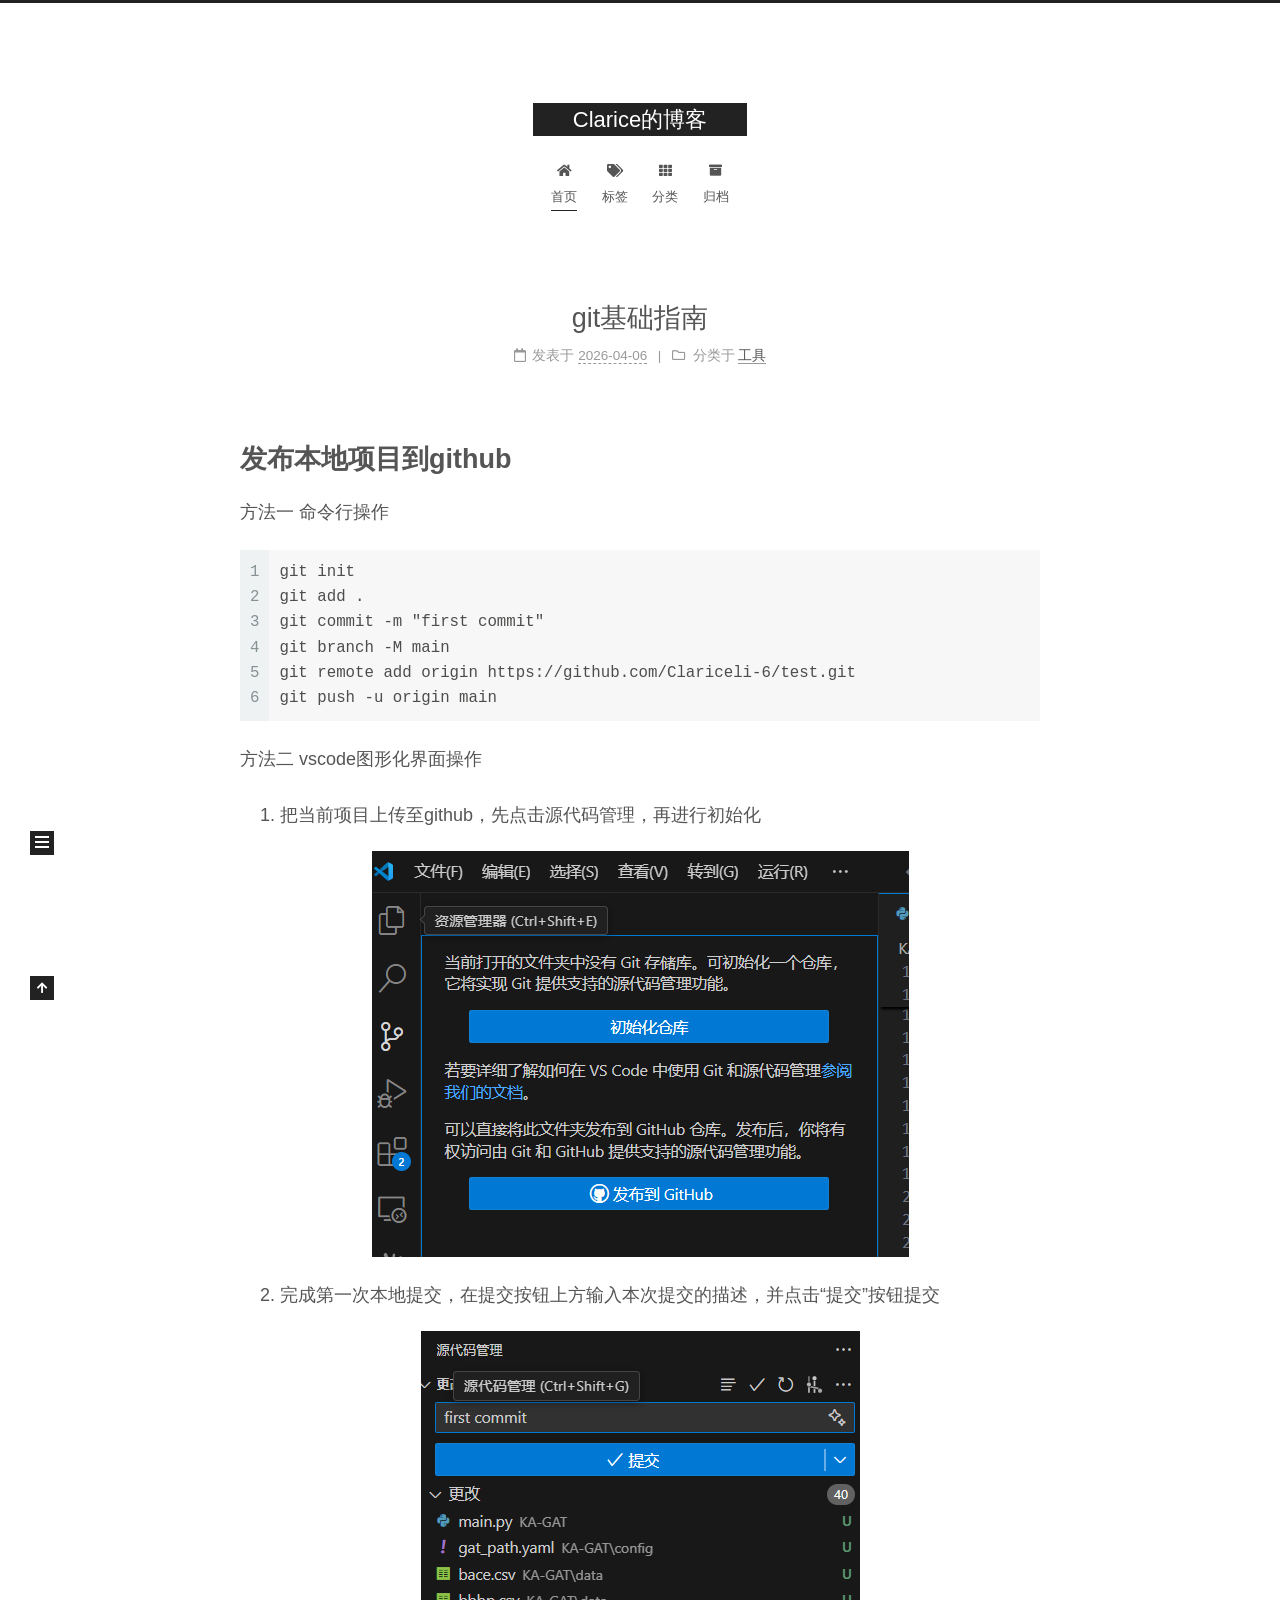
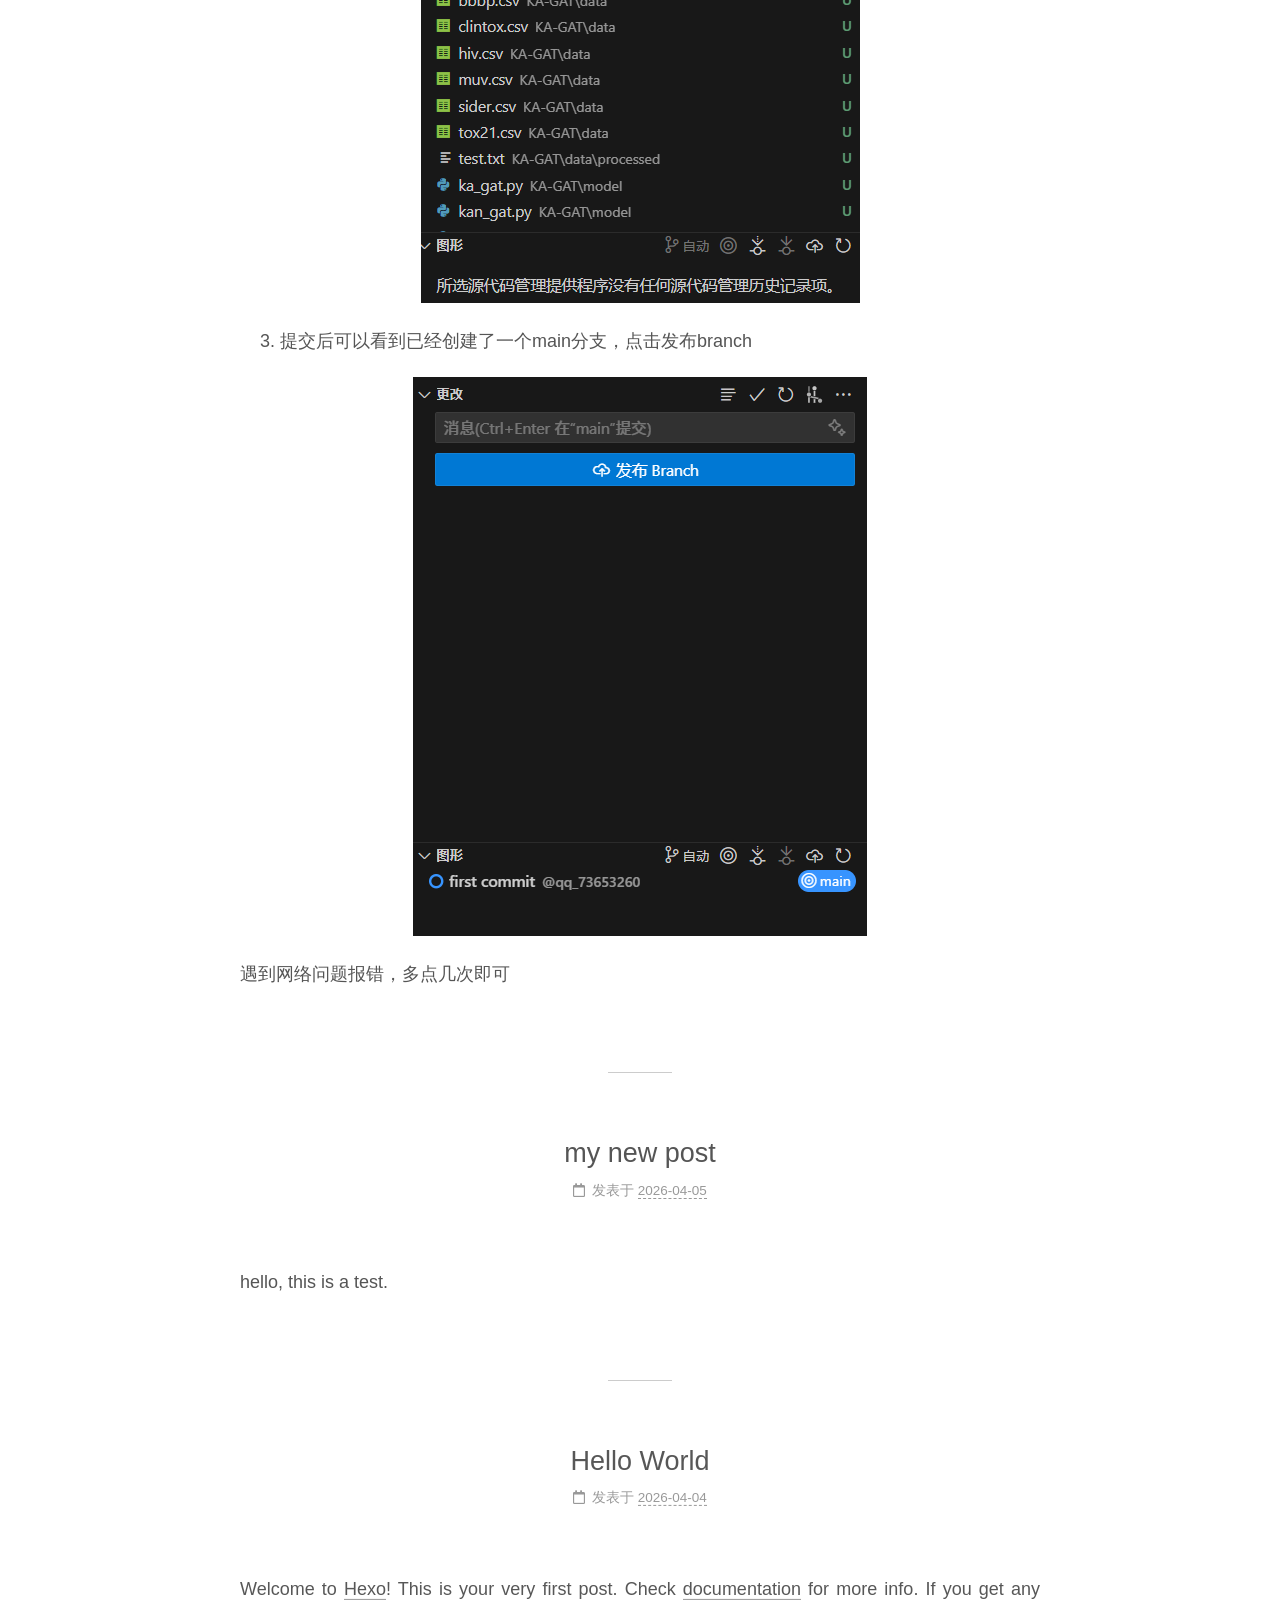
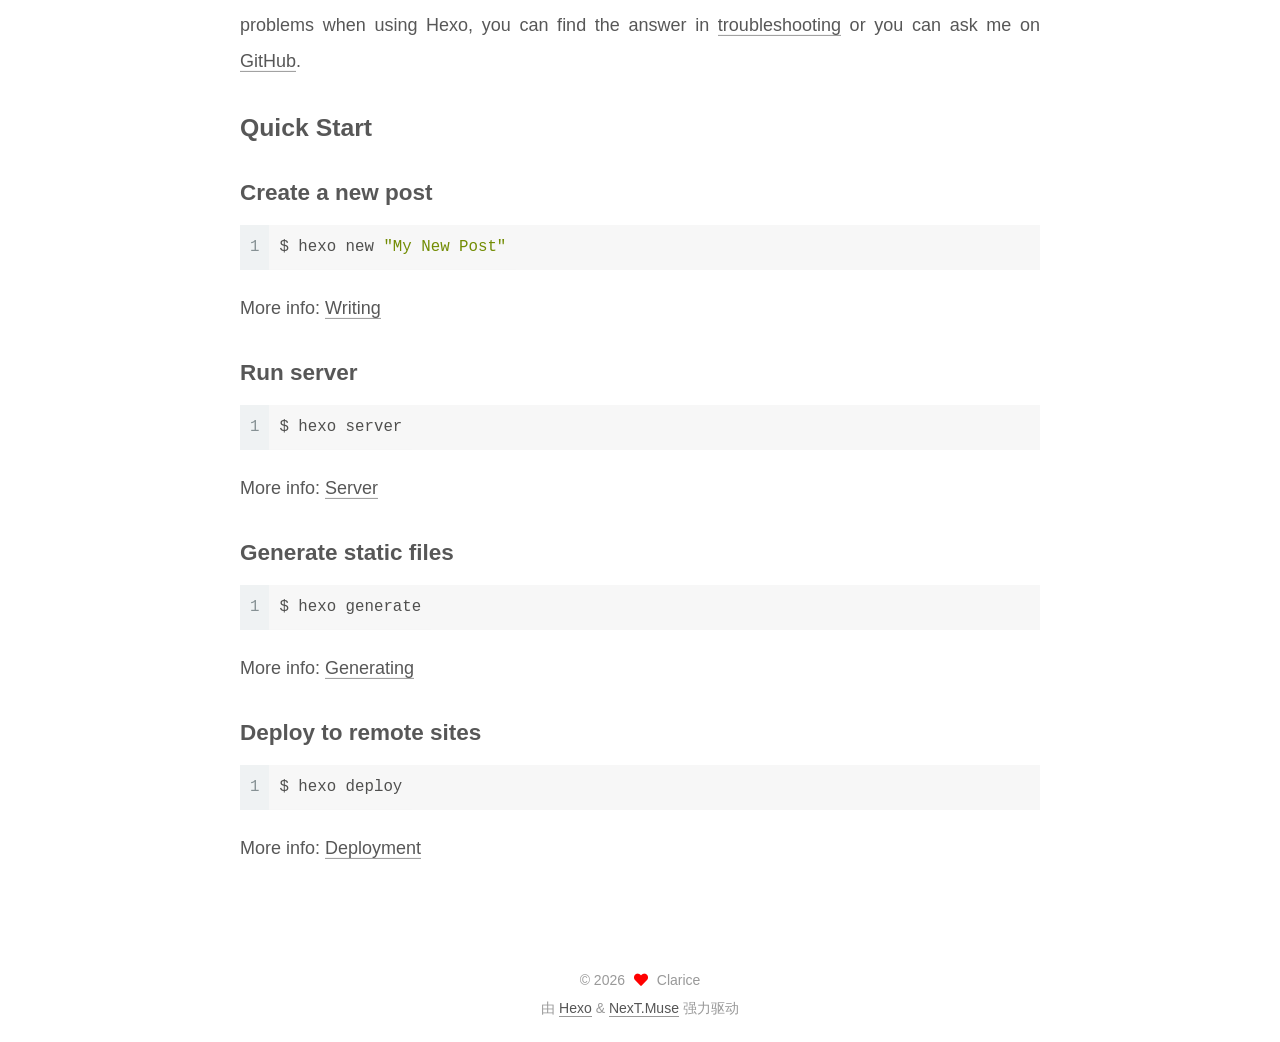
<file: index.html>
<!DOCTYPE html>
<html lang="zh-CN">
<head>
  <meta charset="UTF-8">
<meta name="viewport" content="width=device-width, initial-scale=1, maximum-scale=2">
<meta name="theme-color" content="#222">
<meta name="generator" content="Hexo 8.1.1">
  <link rel="apple-touch-icon" sizes="180x180" href="/images/apple-touch-icon-next.png">
  <link rel="icon" type="image/png" sizes="32x32" href="/images/favicon-32x32-next.png">
  <link rel="icon" type="image/png" sizes="16x16" href="/images/favicon-16x16-next.png">
  <link rel="mask-icon" href="/images/logo.svg" color="#222">

<link rel="stylesheet" href="/css/main.css">


<link rel="stylesheet" href="/lib/font-awesome/css/all.min.css">

<script id="hexo-configurations">
    var NexT = window.NexT || {};
    var CONFIG = {"hostname":"example.com","root":"/","scheme":"Muse","version":"7.8.0","exturl":false,"sidebar":{"position":"left","display":"post","padding":18,"offset":12,"onmobile":false},"copycode":{"enable":false,"show_result":false,"style":null},"back2top":{"enable":true,"sidebar":false,"scrollpercent":false},"bookmark":{"enable":false,"color":"#222","save":"auto"},"fancybox":false,"mediumzoom":false,"lazyload":false,"pangu":false,"comments":{"style":"tabs","active":null,"storage":true,"lazyload":false,"nav":null},"algolia":{"hits":{"per_page":10},"labels":{"input_placeholder":"Search for Posts","hits_empty":"We didn't find any results for the search: ${query}","hits_stats":"${hits} results found in ${time} ms"}},"localsearch":{"enable":false,"trigger":"auto","top_n_per_article":1,"unescape":false,"preload":false},"motion":{"enable":true,"async":false,"transition":{"post_block":"fadeIn","post_header":"slideDownIn","post_body":"slideDownIn","coll_header":"slideLeftIn","sidebar":"slideUpIn"}}};
  </script>

  <meta property="og:type" content="website">
<meta property="og:title" content="Clarice的博客">
<meta property="og:url" content="http://example.com/index.html">
<meta property="og:site_name" content="Clarice的博客">
<meta property="og:locale" content="zh_CN">
<meta property="article:author" content="Clarice">
<meta name="twitter:card" content="summary">

<link rel="canonical" href="http://example.com/">


<script id="page-configurations">
  // https://hexo.io/docs/variables.html
  CONFIG.page = {
    sidebar: "",
    isHome : true,
    isPost : false,
    lang   : 'zh-CN'
  };
</script>

  <title>Clarice的博客</title>
  






  <noscript>
  <style>
  .use-motion .brand,
  .use-motion .menu-item,
  .sidebar-inner,
  .use-motion .post-block,
  .use-motion .pagination,
  .use-motion .comments,
  .use-motion .post-header,
  .use-motion .post-body,
  .use-motion .collection-header { opacity: initial; }

  .use-motion .site-title,
  .use-motion .site-subtitle {
    opacity: initial;
    top: initial;
  }

  .use-motion .logo-line-before i { left: initial; }
  .use-motion .logo-line-after i { right: initial; }
  </style>
</noscript>

</head>

<body itemscope itemtype="http://schema.org/WebPage">
  <div class="container use-motion">
    <div class="headband"></div>

    <header class="header" itemscope itemtype="http://schema.org/WPHeader">
      <div class="header-inner"><div class="site-brand-container">
  <div class="site-nav-toggle">
    <div class="toggle" aria-label="切换导航栏">
      <span class="toggle-line toggle-line-first"></span>
      <span class="toggle-line toggle-line-middle"></span>
      <span class="toggle-line toggle-line-last"></span>
    </div>
  </div>

  <div class="site-meta">

    <a href="/" class="brand" rel="start">
      <span class="logo-line-before"><i></i></span>
      <h1 class="site-title">Clarice的博客</h1>
      <span class="logo-line-after"><i></i></span>
    </a>
  </div>

  <div class="site-nav-right">
    <div class="toggle popup-trigger">
    </div>
  </div>
</div>




<nav class="site-nav">
  <ul id="menu" class="main-menu menu">
        <li class="menu-item menu-item-home">

    <a href="/" rel="section"><i class="fa fa-home fa-fw"></i>首页</a>

  </li>
        <li class="menu-item menu-item-tags">

    <a href="/tags/" rel="section"><i class="fa fa-tags fa-fw"></i>标签</a>

  </li>
        <li class="menu-item menu-item-categories">

    <a href="/categories/" rel="section"><i class="fa fa-th fa-fw"></i>分类</a>

  </li>
        <li class="menu-item menu-item-archives">

    <a href="/archives/" rel="section"><i class="fa fa-archive fa-fw"></i>归档</a>

  </li>
  </ul>
</nav>




</div>
    </header>

    
  <div class="back-to-top">
    <i class="fa fa-arrow-up"></i>
    <span>0%</span>
  </div>


    <main class="main">
      <div class="main-inner">
        <div class="content-wrap">
          

          <div class="content index posts-expand">
            
      
  
  
  <article itemscope itemtype="http://schema.org/Article" class="post-block" lang="zh-CN">
    <link itemprop="mainEntityOfPage" href="http://example.com/2026/04/06/git/">

    <span hidden itemprop="author" itemscope itemtype="http://schema.org/Person">
      <meta itemprop="image" content="/images/avatar.jpg">
      <meta itemprop="name" content="Clarice">
      <meta itemprop="description" content="">
    </span>

    <span hidden itemprop="publisher" itemscope itemtype="http://schema.org/Organization">
      <meta itemprop="name" content="Clarice的博客">
    </span>
      <header class="post-header">
        <h2 class="post-title" itemprop="name headline">
          
            <a href="/2026/04/06/git/" class="post-title-link" itemprop="url">git基础指南</a>
        </h2>

        <div class="post-meta">
            <span class="post-meta-item">
              <span class="post-meta-item-icon">
                <i class="far fa-calendar"></i>
              </span>
              <span class="post-meta-item-text">发表于</span>
              

              <time title="创建时间：2026-04-06 00:00:00 / 修改时间：22:18:08" itemprop="dateCreated datePublished" datetime="2026-04-06T00:00:00+08:00">2026-04-06</time>
            </span>
            <span class="post-meta-item">
              <span class="post-meta-item-icon">
                <i class="far fa-folder"></i>
              </span>
              <span class="post-meta-item-text">分类于</span>
                <span itemprop="about" itemscope itemtype="http://schema.org/Thing">
                  <a href="/categories/%E5%B7%A5%E5%85%B7/" itemprop="url" rel="index"><span itemprop="name">工具</span></a>
                </span>
            </span>

          

        </div>
      </header>

    
    
    
    <div class="post-body" itemprop="articleBody">

      
          <h1 id="发布本地项目到github"><a href="#发布本地项目到github" class="headerlink" title="发布本地项目到github"></a>发布本地项目到github</h1><p>方法一 命令行操作</p>
<figure class="highlight plaintext"><table><tr><td class="gutter"><pre><span class="line">1</span><br><span class="line">2</span><br><span class="line">3</span><br><span class="line">4</span><br><span class="line">5</span><br><span class="line">6</span><br></pre></td><td class="code"><pre><span class="line">git init</span><br><span class="line">git add .</span><br><span class="line">git commit -m &quot;first commit&quot;</span><br><span class="line">git branch -M main</span><br><span class="line">git remote add origin https://github.com/Clariceli-6/test.git</span><br><span class="line">git push -u origin main</span><br></pre></td></tr></table></figure>
<p>方法二 vscode图形化界面操作</p>
<ol>
<li>把当前项目上传至github，先点击源代码管理，再进行初始化</li>
</ol>
<img src="/2026/04/06/git/1.png" class="">
<ol start="2">
<li>完成第一次本地提交，在提交按钮上方输入本次提交的描述，并点击“提交”按钮提交</li>
</ol>
<img src="/2026/04/06/git/2.png" class="" title="test">
<ol start="3">
<li>提交后可以看到已经创建了一个main分支，点击发布branch</li>
</ol>
<img src="/2026/04/06/git/3.png" class="">
<p>遇到网络问题报错，多点几次即可</p>

      
    </div>

    
    
    
      <footer class="post-footer">
        <div class="post-eof"></div>
      </footer>
  </article>
  
  
  

      
  
  
  <article itemscope itemtype="http://schema.org/Article" class="post-block" lang="zh-CN">
    <link itemprop="mainEntityOfPage" href="http://example.com/2026/04/05/my-new-post/">

    <span hidden itemprop="author" itemscope itemtype="http://schema.org/Person">
      <meta itemprop="image" content="/images/avatar.jpg">
      <meta itemprop="name" content="Clarice">
      <meta itemprop="description" content="">
    </span>

    <span hidden itemprop="publisher" itemscope itemtype="http://schema.org/Organization">
      <meta itemprop="name" content="Clarice的博客">
    </span>
      <header class="post-header">
        <h2 class="post-title" itemprop="name headline">
          
            <a href="/2026/04/05/my-new-post/" class="post-title-link" itemprop="url">my new post</a>
        </h2>

        <div class="post-meta">
            <span class="post-meta-item">
              <span class="post-meta-item-icon">
                <i class="far fa-calendar"></i>
              </span>
              <span class="post-meta-item-text">发表于</span>
              

              <time title="创建时间：2026-04-05 10:09:16 / 修改时间：10:46:46" itemprop="dateCreated datePublished" datetime="2026-04-05T10:09:16+08:00">2026-04-05</time>
            </span>

          

        </div>
      </header>

    
    
    
    <div class="post-body" itemprop="articleBody">

      
          <p>hello, this is a test.</p>

      
    </div>

    
    
    
      <footer class="post-footer">
        <div class="post-eof"></div>
      </footer>
  </article>
  
  
  

      
  
  
  <article itemscope itemtype="http://schema.org/Article" class="post-block" lang="zh-CN">
    <link itemprop="mainEntityOfPage" href="http://example.com/2026/04/04/hello-world/">

    <span hidden itemprop="author" itemscope itemtype="http://schema.org/Person">
      <meta itemprop="image" content="/images/avatar.jpg">
      <meta itemprop="name" content="Clarice">
      <meta itemprop="description" content="">
    </span>

    <span hidden itemprop="publisher" itemscope itemtype="http://schema.org/Organization">
      <meta itemprop="name" content="Clarice的博客">
    </span>
      <header class="post-header">
        <h2 class="post-title" itemprop="name headline">
          
            <a href="/2026/04/04/hello-world/" class="post-title-link" itemprop="url">Hello World</a>
        </h2>

        <div class="post-meta">
            <span class="post-meta-item">
              <span class="post-meta-item-icon">
                <i class="far fa-calendar"></i>
              </span>
              <span class="post-meta-item-text">发表于</span>

              <time title="创建时间：2026-04-04 22:45:53" itemprop="dateCreated datePublished" datetime="2026-04-04T22:45:53+08:00">2026-04-04</time>
            </span>

          

        </div>
      </header>

    
    
    
    <div class="post-body" itemprop="articleBody">

      
          <p>Welcome to <a target="_blank" rel="noopener" href="https://hexo.io/">Hexo</a>! This is your very first post. Check <a target="_blank" rel="noopener" href="https://hexo.io/docs/">documentation</a> for more info. If you get any problems when using Hexo, you can find the answer in <a target="_blank" rel="noopener" href="https://hexo.io/docs/troubleshooting.html">troubleshooting</a> or you can ask me on <a target="_blank" rel="noopener" href="https://github.com/hexojs/hexo/issues">GitHub</a>.</p>
<h2 id="Quick-Start"><a href="#Quick-Start" class="headerlink" title="Quick Start"></a>Quick Start</h2><h3 id="Create-a-new-post"><a href="#Create-a-new-post" class="headerlink" title="Create a new post"></a>Create a new post</h3><figure class="highlight bash"><table><tr><td class="gutter"><pre><span class="line">1</span><br></pre></td><td class="code"><pre><span class="line">$ hexo new <span class="string">&quot;My New Post&quot;</span></span><br></pre></td></tr></table></figure>

<p>More info: <a target="_blank" rel="noopener" href="https://hexo.io/docs/writing.html">Writing</a></p>
<h3 id="Run-server"><a href="#Run-server" class="headerlink" title="Run server"></a>Run server</h3><figure class="highlight bash"><table><tr><td class="gutter"><pre><span class="line">1</span><br></pre></td><td class="code"><pre><span class="line">$ hexo server</span><br></pre></td></tr></table></figure>

<p>More info: <a target="_blank" rel="noopener" href="https://hexo.io/docs/server.html">Server</a></p>
<h3 id="Generate-static-files"><a href="#Generate-static-files" class="headerlink" title="Generate static files"></a>Generate static files</h3><figure class="highlight bash"><table><tr><td class="gutter"><pre><span class="line">1</span><br></pre></td><td class="code"><pre><span class="line">$ hexo generate</span><br></pre></td></tr></table></figure>

<p>More info: <a target="_blank" rel="noopener" href="https://hexo.io/docs/generating.html">Generating</a></p>
<h3 id="Deploy-to-remote-sites"><a href="#Deploy-to-remote-sites" class="headerlink" title="Deploy to remote sites"></a>Deploy to remote sites</h3><figure class="highlight bash"><table><tr><td class="gutter"><pre><span class="line">1</span><br></pre></td><td class="code"><pre><span class="line">$ hexo deploy</span><br></pre></td></tr></table></figure>

<p>More info: <a target="_blank" rel="noopener" href="https://hexo.io/docs/one-command-deployment.html">Deployment</a></p>

      
    </div>

    
    
    
      <footer class="post-footer">
        <div class="post-eof"></div>
      </footer>
  </article>
  
  
  


  



          </div>
          

<script>
  window.addEventListener('tabs:register', () => {
    let { activeClass } = CONFIG.comments;
    if (CONFIG.comments.storage) {
      activeClass = localStorage.getItem('comments_active') || activeClass;
    }
    if (activeClass) {
      let activeTab = document.querySelector(`a[href="#comment-${activeClass}"]`);
      if (activeTab) {
        activeTab.click();
      }
    }
  });
  if (CONFIG.comments.storage) {
    window.addEventListener('tabs:click', event => {
      if (!event.target.matches('.tabs-comment .tab-content .tab-pane')) return;
      let commentClass = event.target.classList[1];
      localStorage.setItem('comments_active', commentClass);
    });
  }
</script>

        </div>
          
  
  <div class="toggle sidebar-toggle">
    <span class="toggle-line toggle-line-first"></span>
    <span class="toggle-line toggle-line-middle"></span>
    <span class="toggle-line toggle-line-last"></span>
  </div>

  <aside class="sidebar">
    <div class="sidebar-inner">

      <ul class="sidebar-nav motion-element">
        <li class="sidebar-nav-toc">
          文章目录
        </li>
        <li class="sidebar-nav-overview">
          站点概览
        </li>
      </ul>

      <!--noindex-->
      <div class="post-toc-wrap sidebar-panel">
      </div>
      <!--/noindex-->

      <div class="site-overview-wrap sidebar-panel">
        <div class="site-author motion-element" itemprop="author" itemscope itemtype="http://schema.org/Person">
    <img class="site-author-image" itemprop="image" alt="Clarice"
      src="/images/avatar.jpg">
  <p class="site-author-name" itemprop="name">Clarice</p>
  <div class="site-description" itemprop="description"></div>
</div>
<div class="site-state-wrap motion-element">
  <nav class="site-state">
      <div class="site-state-item site-state-posts">
          <a href="/archives/">
        
          <span class="site-state-item-count">3</span>
          <span class="site-state-item-name">日志</span>
        </a>
      </div>
      <div class="site-state-item site-state-categories">
            <a href="/categories/">
          
        <span class="site-state-item-count">1</span>
        <span class="site-state-item-name">分类</span></a>
      </div>
      <div class="site-state-item site-state-tags">
            <a href="/tags/">
          
        <span class="site-state-item-count">2</span>
        <span class="site-state-item-name">标签</span></a>
      </div>
  </nav>
</div>



      </div>

    </div>
  </aside>
  <div id="sidebar-dimmer"></div>


      </div>
    </main>

    <footer class="footer">
      <div class="footer-inner">
        

        

<div class="copyright">
  
  &copy; 
  <span itemprop="copyrightYear">2026</span>
  <span class="with-love">
    <i class="fa fa-heart"></i>
  </span>
  <span class="author" itemprop="copyrightHolder">Clarice</span>
</div>
  <div class="powered-by">由 <a href="https://hexo.io/" class="theme-link" rel="noopener" target="_blank">Hexo</a> & <a href="https://muse.theme-next.org/" class="theme-link" rel="noopener" target="_blank">NexT.Muse</a> 强力驱动
  </div>

        








      </div>
    </footer>
  </div>

  
  <script src="/lib/anime.min.js"></script>
  <script src="/lib/velocity/velocity.min.js"></script>
  <script src="/lib/velocity/velocity.ui.min.js"></script>

<script src="/js/utils.js"></script>

<script src="/js/motion.js"></script>


<script src="/js/schemes/muse.js"></script>


<script src="/js/next-boot.js"></script>




  















  

  

</body>
</html>
</file>
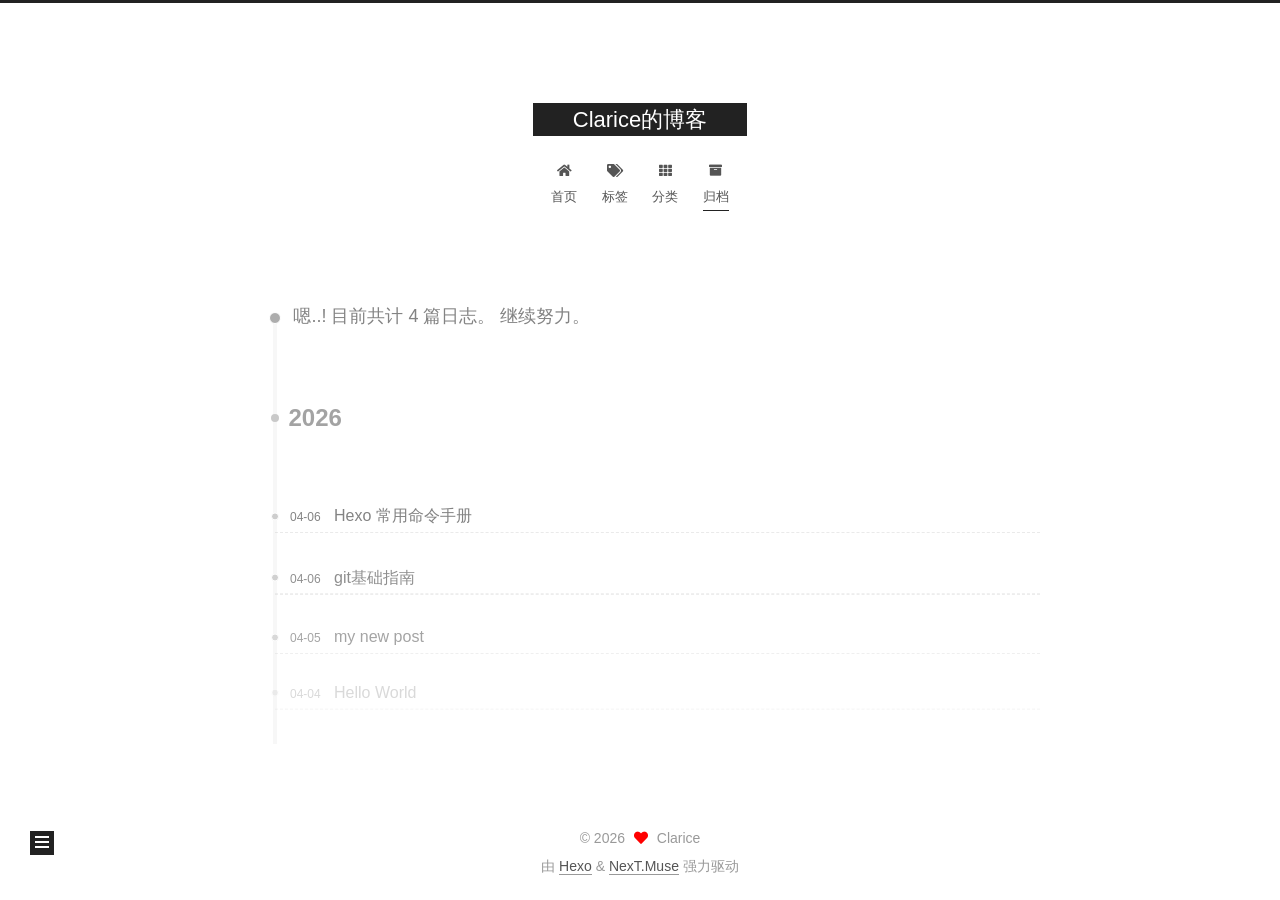
<file: archives/index.html>
<!DOCTYPE html>
<html lang="zh-CN">
<head>
  <meta charset="UTF-8">
<meta name="viewport" content="width=device-width, initial-scale=1, maximum-scale=2">
<meta name="theme-color" content="#222">
<meta name="generator" content="Hexo 8.1.1">
  <link rel="apple-touch-icon" sizes="180x180" href="/images/apple-touch-icon-next.png">
  <link rel="icon" type="image/png" sizes="32x32" href="/images/favicon-32x32-next.png">
  <link rel="icon" type="image/png" sizes="16x16" href="/images/favicon-16x16-next.png">
  <link rel="mask-icon" href="/images/logo.svg" color="#222">

<link rel="stylesheet" href="/css/main.css">


<link rel="stylesheet" href="/lib/font-awesome/css/all.min.css">

<script id="hexo-configurations">
    var NexT = window.NexT || {};
    var CONFIG = {"hostname":"example.com","root":"/","scheme":"Muse","version":"7.8.0","exturl":false,"sidebar":{"position":"left","display":"post","padding":18,"offset":12,"onmobile":false},"copycode":{"enable":false,"show_result":false,"style":null},"back2top":{"enable":true,"sidebar":false,"scrollpercent":false},"bookmark":{"enable":false,"color":"#222","save":"auto"},"fancybox":false,"mediumzoom":false,"lazyload":false,"pangu":false,"comments":{"style":"tabs","active":null,"storage":true,"lazyload":false,"nav":null},"algolia":{"hits":{"per_page":10},"labels":{"input_placeholder":"Search for Posts","hits_empty":"We didn't find any results for the search: ${query}","hits_stats":"${hits} results found in ${time} ms"}},"localsearch":{"enable":false,"trigger":"auto","top_n_per_article":1,"unescape":false,"preload":false},"motion":{"enable":true,"async":false,"transition":{"post_block":"fadeIn","post_header":"slideDownIn","post_body":"slideDownIn","coll_header":"slideLeftIn","sidebar":"slideUpIn"}}};
  </script>

  <meta property="og:type" content="website">
<meta property="og:title" content="Clarice的博客">
<meta property="og:url" content="http://example.com/archives/index.html">
<meta property="og:site_name" content="Clarice的博客">
<meta property="og:locale" content="zh_CN">
<meta property="article:author" content="Clarice">
<meta name="twitter:card" content="summary">

<link rel="canonical" href="http://example.com/archives/">


<script id="page-configurations">
  // https://hexo.io/docs/variables.html
  CONFIG.page = {
    sidebar: "",
    isHome : false,
    isPost : false,
    lang   : 'zh-CN'
  };
</script>

  <title>归档 | Clarice的博客</title>
  






  <noscript>
  <style>
  .use-motion .brand,
  .use-motion .menu-item,
  .sidebar-inner,
  .use-motion .post-block,
  .use-motion .pagination,
  .use-motion .comments,
  .use-motion .post-header,
  .use-motion .post-body,
  .use-motion .collection-header { opacity: initial; }

  .use-motion .site-title,
  .use-motion .site-subtitle {
    opacity: initial;
    top: initial;
  }

  .use-motion .logo-line-before i { left: initial; }
  .use-motion .logo-line-after i { right: initial; }
  </style>
</noscript>

</head>

<body itemscope itemtype="http://schema.org/WebPage">
  <div class="container use-motion">
    <div class="headband"></div>

    <header class="header" itemscope itemtype="http://schema.org/WPHeader">
      <div class="header-inner"><div class="site-brand-container">
  <div class="site-nav-toggle">
    <div class="toggle" aria-label="切换导航栏">
      <span class="toggle-line toggle-line-first"></span>
      <span class="toggle-line toggle-line-middle"></span>
      <span class="toggle-line toggle-line-last"></span>
    </div>
  </div>

  <div class="site-meta">

    <a href="/" class="brand" rel="start">
      <span class="logo-line-before"><i></i></span>
      <h1 class="site-title">Clarice的博客</h1>
      <span class="logo-line-after"><i></i></span>
    </a>
  </div>

  <div class="site-nav-right">
    <div class="toggle popup-trigger">
    </div>
  </div>
</div>




<nav class="site-nav">
  <ul id="menu" class="main-menu menu">
        <li class="menu-item menu-item-home">

    <a href="/" rel="section"><i class="fa fa-home fa-fw"></i>首页</a>

  </li>
        <li class="menu-item menu-item-tags">

    <a href="/tags/" rel="section"><i class="fa fa-tags fa-fw"></i>标签</a>

  </li>
        <li class="menu-item menu-item-categories">

    <a href="/categories/" rel="section"><i class="fa fa-th fa-fw"></i>分类</a>

  </li>
        <li class="menu-item menu-item-archives">

    <a href="/archives/" rel="section"><i class="fa fa-archive fa-fw"></i>归档</a>

  </li>
  </ul>
</nav>




</div>
    </header>

    
  <div class="back-to-top">
    <i class="fa fa-arrow-up"></i>
    <span>0%</span>
  </div>


    <main class="main">
      <div class="main-inner">
        <div class="content-wrap">
          

          <div class="content archive">
            

  
  
  
  <div class="post-block">
    <div class="posts-collapse">
      <div class="collection-title">
        <span class="collection-header">嗯..! 目前共计 4 篇日志。 继续努力。</span>
      </div>

      
    <div class="collection-year">
      <span class="collection-header">2026</span>
    </div>

  <article itemscope itemtype="http://schema.org/Article">
    <header class="post-header">

      <div class="post-meta">
        <time itemprop="dateCreated"
              datetime="2026-04-06T00:00:00+08:00"
              content="2026-04-06">
          04-06
        </time>
      </div>

      <div class="post-title">
          <a class="post-title-link" href="/2026/04/06/hexo-commands/" itemprop="url">
            <span itemprop="name">Hexo 常用命令手册</span>
          </a>
      </div>

    </header>
  </article>

  <article itemscope itemtype="http://schema.org/Article">
    <header class="post-header">

      <div class="post-meta">
        <time itemprop="dateCreated"
              datetime="2026-04-06T00:00:00+08:00"
              content="2026-04-06">
          04-06
        </time>
      </div>

      <div class="post-title">
          <a class="post-title-link" href="/2026/04/06/git/" itemprop="url">
            <span itemprop="name">git基础指南</span>
          </a>
      </div>

    </header>
  </article>

  <article itemscope itemtype="http://schema.org/Article">
    <header class="post-header">

      <div class="post-meta">
        <time itemprop="dateCreated"
              datetime="2026-04-05T10:09:16+08:00"
              content="2026-04-05">
          04-05
        </time>
      </div>

      <div class="post-title">
          <a class="post-title-link" href="/2026/04/05/my-new-post/" itemprop="url">
            <span itemprop="name">my new post</span>
          </a>
      </div>

    </header>
  </article>

  <article itemscope itemtype="http://schema.org/Article">
    <header class="post-header">

      <div class="post-meta">
        <time itemprop="dateCreated"
              datetime="2026-04-04T22:45:53+08:00"
              content="2026-04-04">
          04-04
        </time>
      </div>

      <div class="post-title">
          <a class="post-title-link" href="/2026/04/04/hello-world/" itemprop="url">
            <span itemprop="name">Hello World</span>
          </a>
      </div>

    </header>
  </article>


    </div>
  </div>
  
  
  

  



          </div>
          

<script>
  window.addEventListener('tabs:register', () => {
    let { activeClass } = CONFIG.comments;
    if (CONFIG.comments.storage) {
      activeClass = localStorage.getItem('comments_active') || activeClass;
    }
    if (activeClass) {
      let activeTab = document.querySelector(`a[href="#comment-${activeClass}"]`);
      if (activeTab) {
        activeTab.click();
      }
    }
  });
  if (CONFIG.comments.storage) {
    window.addEventListener('tabs:click', event => {
      if (!event.target.matches('.tabs-comment .tab-content .tab-pane')) return;
      let commentClass = event.target.classList[1];
      localStorage.setItem('comments_active', commentClass);
    });
  }
</script>

        </div>
          
  
  <div class="toggle sidebar-toggle">
    <span class="toggle-line toggle-line-first"></span>
    <span class="toggle-line toggle-line-middle"></span>
    <span class="toggle-line toggle-line-last"></span>
  </div>

  <aside class="sidebar">
    <div class="sidebar-inner">

      <ul class="sidebar-nav motion-element">
        <li class="sidebar-nav-toc">
          文章目录
        </li>
        <li class="sidebar-nav-overview">
          站点概览
        </li>
      </ul>

      <!--noindex-->
      <div class="post-toc-wrap sidebar-panel">
      </div>
      <!--/noindex-->

      <div class="site-overview-wrap sidebar-panel">
        <div class="site-author motion-element" itemprop="author" itemscope itemtype="http://schema.org/Person">
    <img class="site-author-image" itemprop="image" alt="Clarice"
      src="/images/avatar.jpg">
  <p class="site-author-name" itemprop="name">Clarice</p>
  <div class="site-description" itemprop="description"></div>
</div>
<div class="site-state-wrap motion-element">
  <nav class="site-state">
      <div class="site-state-item site-state-posts">
          <a href="/archives/">
        
          <span class="site-state-item-count">4</span>
          <span class="site-state-item-name">日志</span>
        </a>
      </div>
      <div class="site-state-item site-state-categories">
            <a href="/categories/">
          
        <span class="site-state-item-count">1</span>
        <span class="site-state-item-name">分类</span></a>
      </div>
      <div class="site-state-item site-state-tags">
            <a href="/tags/">
          
        <span class="site-state-item-count">3</span>
        <span class="site-state-item-name">标签</span></a>
      </div>
  </nav>
</div>



      </div>

    </div>
  </aside>
  <div id="sidebar-dimmer"></div>


      </div>
    </main>

    <footer class="footer">
      <div class="footer-inner">
        

        

<div class="copyright">
  
  &copy; 
  <span itemprop="copyrightYear">2026</span>
  <span class="with-love">
    <i class="fa fa-heart"></i>
  </span>
  <span class="author" itemprop="copyrightHolder">Clarice</span>
</div>
  <div class="powered-by">由 <a href="https://hexo.io/" class="theme-link" rel="noopener" target="_blank">Hexo</a> & <a href="https://muse.theme-next.org/" class="theme-link" rel="noopener" target="_blank">NexT.Muse</a> 强力驱动
  </div>

        








      </div>
    </footer>
  </div>

  
  <script src="/lib/anime.min.js"></script>
  <script src="/lib/velocity/velocity.min.js"></script>
  <script src="/lib/velocity/velocity.ui.min.js"></script>

<script src="/js/utils.js"></script>

<script src="/js/motion.js"></script>


<script src="/js/schemes/muse.js"></script>


<script src="/js/next-boot.js"></script>




  















  

  

</body>
</html>
</file>
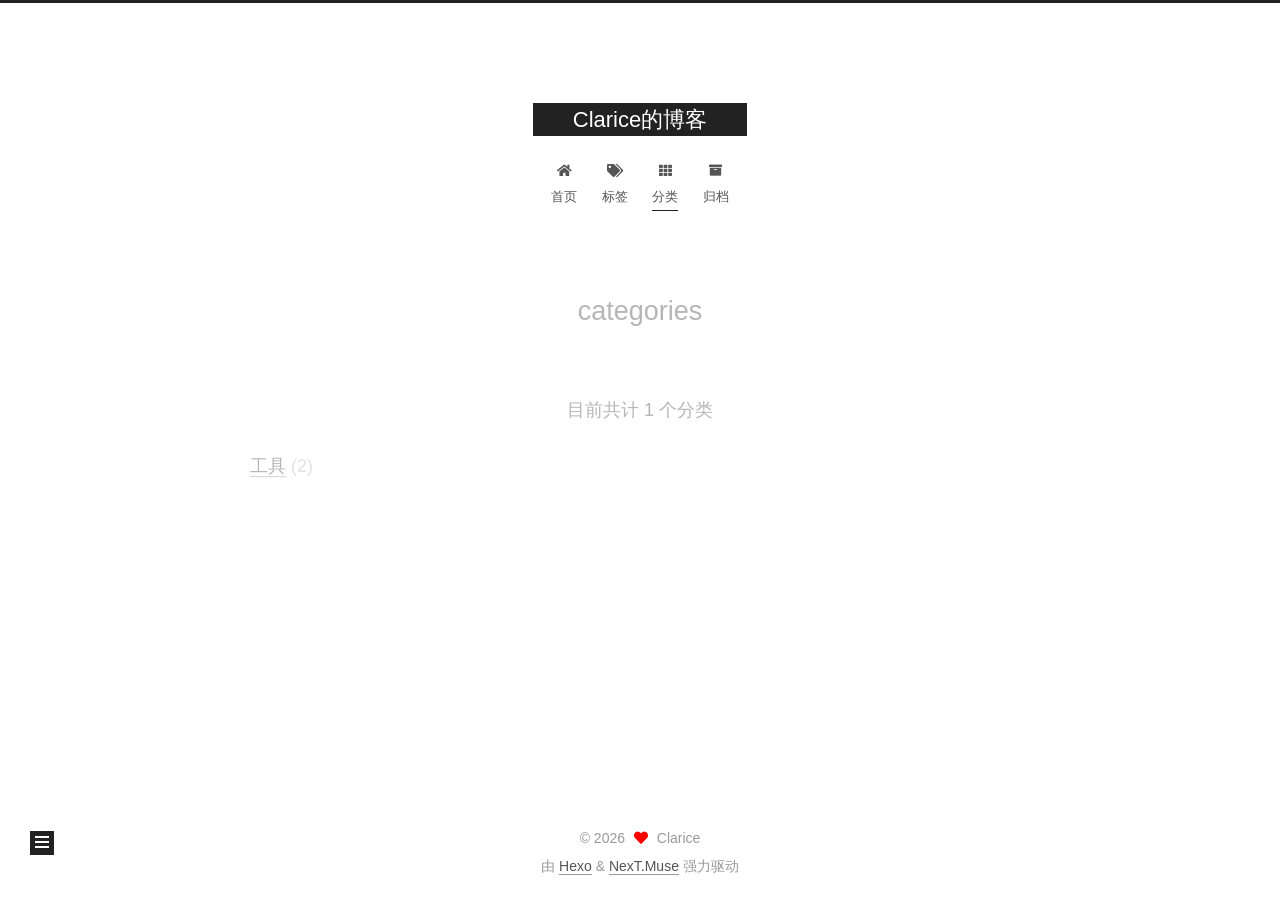
<file: categories/index.html>
<!DOCTYPE html>
<html lang="zh-CN">
<head>
  <meta charset="UTF-8">
<meta name="viewport" content="width=device-width, initial-scale=1, maximum-scale=2">
<meta name="theme-color" content="#222">
<meta name="generator" content="Hexo 8.1.1">
  <link rel="apple-touch-icon" sizes="180x180" href="/images/apple-touch-icon-next.png">
  <link rel="icon" type="image/png" sizes="32x32" href="/images/favicon-32x32-next.png">
  <link rel="icon" type="image/png" sizes="16x16" href="/images/favicon-16x16-next.png">
  <link rel="mask-icon" href="/images/logo.svg" color="#222">

<link rel="stylesheet" href="/css/main.css">


<link rel="stylesheet" href="/lib/font-awesome/css/all.min.css">

<script id="hexo-configurations">
    var NexT = window.NexT || {};
    var CONFIG = {"hostname":"example.com","root":"/","scheme":"Muse","version":"7.8.0","exturl":false,"sidebar":{"position":"left","display":"post","padding":18,"offset":12,"onmobile":false},"copycode":{"enable":false,"show_result":false,"style":null},"back2top":{"enable":true,"sidebar":false,"scrollpercent":false},"bookmark":{"enable":false,"color":"#222","save":"auto"},"fancybox":false,"mediumzoom":false,"lazyload":false,"pangu":false,"comments":{"style":"tabs","active":null,"storage":true,"lazyload":false,"nav":null},"algolia":{"hits":{"per_page":10},"labels":{"input_placeholder":"Search for Posts","hits_empty":"We didn't find any results for the search: ${query}","hits_stats":"${hits} results found in ${time} ms"}},"localsearch":{"enable":false,"trigger":"auto","top_n_per_article":1,"unescape":false,"preload":false},"motion":{"enable":true,"async":false,"transition":{"post_block":"fadeIn","post_header":"slideDownIn","post_body":"slideDownIn","coll_header":"slideLeftIn","sidebar":"slideUpIn"}}};
  </script>

  <meta property="og:type" content="website">
<meta property="og:title" content="categories">
<meta property="og:url" content="http://example.com/categories/index.html">
<meta property="og:site_name" content="Clarice的博客">
<meta property="og:locale" content="zh_CN">
<meta property="article:published_time" content="2026-04-06T12:28:51.000Z">
<meta property="article:modified_time" content="2026-04-06T12:29:02.115Z">
<meta property="article:author" content="Clarice">
<meta name="twitter:card" content="summary">

<link rel="canonical" href="http://example.com/categories/">


<script id="page-configurations">
  // https://hexo.io/docs/variables.html
  CONFIG.page = {
    sidebar: "",
    isHome : false,
    isPost : false,
    lang   : 'zh-CN'
  };
</script>

  <title>categories | Clarice的博客
</title>
  






  <noscript>
  <style>
  .use-motion .brand,
  .use-motion .menu-item,
  .sidebar-inner,
  .use-motion .post-block,
  .use-motion .pagination,
  .use-motion .comments,
  .use-motion .post-header,
  .use-motion .post-body,
  .use-motion .collection-header { opacity: initial; }

  .use-motion .site-title,
  .use-motion .site-subtitle {
    opacity: initial;
    top: initial;
  }

  .use-motion .logo-line-before i { left: initial; }
  .use-motion .logo-line-after i { right: initial; }
  </style>
</noscript>

</head>

<body itemscope itemtype="http://schema.org/WebPage">
  <div class="container use-motion">
    <div class="headband"></div>

    <header class="header" itemscope itemtype="http://schema.org/WPHeader">
      <div class="header-inner"><div class="site-brand-container">
  <div class="site-nav-toggle">
    <div class="toggle" aria-label="切换导航栏">
      <span class="toggle-line toggle-line-first"></span>
      <span class="toggle-line toggle-line-middle"></span>
      <span class="toggle-line toggle-line-last"></span>
    </div>
  </div>

  <div class="site-meta">

    <a href="/" class="brand" rel="start">
      <span class="logo-line-before"><i></i></span>
      <h1 class="site-title">Clarice的博客</h1>
      <span class="logo-line-after"><i></i></span>
    </a>
  </div>

  <div class="site-nav-right">
    <div class="toggle popup-trigger">
    </div>
  </div>
</div>




<nav class="site-nav">
  <ul id="menu" class="main-menu menu">
        <li class="menu-item menu-item-home">

    <a href="/" rel="section"><i class="fa fa-home fa-fw"></i>首页</a>

  </li>
        <li class="menu-item menu-item-tags">

    <a href="/tags/" rel="section"><i class="fa fa-tags fa-fw"></i>标签</a>

  </li>
        <li class="menu-item menu-item-categories">

    <a href="/categories/" rel="section"><i class="fa fa-th fa-fw"></i>分类</a>

  </li>
        <li class="menu-item menu-item-archives">

    <a href="/archives/" rel="section"><i class="fa fa-archive fa-fw"></i>归档</a>

  </li>
  </ul>
</nav>




</div>
    </header>

    
  <div class="back-to-top">
    <i class="fa fa-arrow-up"></i>
    <span>0%</span>
  </div>


    <main class="main">
      <div class="main-inner">
        <div class="content-wrap">
          
  
  

          <div class="content page posts-expand">
            

    
    
    
    <div class="post-block" lang="zh-CN">
      <header class="post-header">

<h1 class="post-title" itemprop="name headline">categories
</h1>

<div class="post-meta">
  

</div>

</header>

      
      
      
      <div class="post-body">
          <div class="category-all-page">
            <div class="category-all-title">
              目前共计 1 个分类
            </div>
            <div class="category-all">
              <ul class="category-list"><li class="category-list-item"><a class="category-list-link" href="/categories/%E5%B7%A5%E5%85%B7/">工具</a><span class="category-list-count">2</span></li></ul>
            </div>
          </div>
        
      </div>
      
      
      
    </div>
    

    
    
    


          </div>
          

<script>
  window.addEventListener('tabs:register', () => {
    let { activeClass } = CONFIG.comments;
    if (CONFIG.comments.storage) {
      activeClass = localStorage.getItem('comments_active') || activeClass;
    }
    if (activeClass) {
      let activeTab = document.querySelector(`a[href="#comment-${activeClass}"]`);
      if (activeTab) {
        activeTab.click();
      }
    }
  });
  if (CONFIG.comments.storage) {
    window.addEventListener('tabs:click', event => {
      if (!event.target.matches('.tabs-comment .tab-content .tab-pane')) return;
      let commentClass = event.target.classList[1];
      localStorage.setItem('comments_active', commentClass);
    });
  }
</script>

        </div>
          
  
  <div class="toggle sidebar-toggle">
    <span class="toggle-line toggle-line-first"></span>
    <span class="toggle-line toggle-line-middle"></span>
    <span class="toggle-line toggle-line-last"></span>
  </div>

  <aside class="sidebar">
    <div class="sidebar-inner">

      <ul class="sidebar-nav motion-element">
        <li class="sidebar-nav-toc">
          文章目录
        </li>
        <li class="sidebar-nav-overview">
          站点概览
        </li>
      </ul>

      <!--noindex-->
      <div class="post-toc-wrap sidebar-panel">
      </div>
      <!--/noindex-->

      <div class="site-overview-wrap sidebar-panel">
        <div class="site-author motion-element" itemprop="author" itemscope itemtype="http://schema.org/Person">
    <img class="site-author-image" itemprop="image" alt="Clarice"
      src="/images/avatar.jpg">
  <p class="site-author-name" itemprop="name">Clarice</p>
  <div class="site-description" itemprop="description"></div>
</div>
<div class="site-state-wrap motion-element">
  <nav class="site-state">
      <div class="site-state-item site-state-posts">
          <a href="/archives/">
        
          <span class="site-state-item-count">4</span>
          <span class="site-state-item-name">日志</span>
        </a>
      </div>
      <div class="site-state-item site-state-categories">
            <a href="/categories/">
          
        <span class="site-state-item-count">1</span>
        <span class="site-state-item-name">分类</span></a>
      </div>
      <div class="site-state-item site-state-tags">
            <a href="/tags/">
          
        <span class="site-state-item-count">3</span>
        <span class="site-state-item-name">标签</span></a>
      </div>
  </nav>
</div>



      </div>

    </div>
  </aside>
  <div id="sidebar-dimmer"></div>


      </div>
    </main>

    <footer class="footer">
      <div class="footer-inner">
        

        

<div class="copyright">
  
  &copy; 
  <span itemprop="copyrightYear">2026</span>
  <span class="with-love">
    <i class="fa fa-heart"></i>
  </span>
  <span class="author" itemprop="copyrightHolder">Clarice</span>
</div>
  <div class="powered-by">由 <a href="https://hexo.io/" class="theme-link" rel="noopener" target="_blank">Hexo</a> & <a href="https://muse.theme-next.org/" class="theme-link" rel="noopener" target="_blank">NexT.Muse</a> 强力驱动
  </div>

        








      </div>
    </footer>
  </div>

  
  <script src="/lib/anime.min.js"></script>
  <script src="/lib/velocity/velocity.min.js"></script>
  <script src="/lib/velocity/velocity.ui.min.js"></script>

<script src="/js/utils.js"></script>

<script src="/js/motion.js"></script>


<script src="/js/schemes/muse.js"></script>


<script src="/js/next-boot.js"></script>




  















  

  

</body>
</html>
</file>
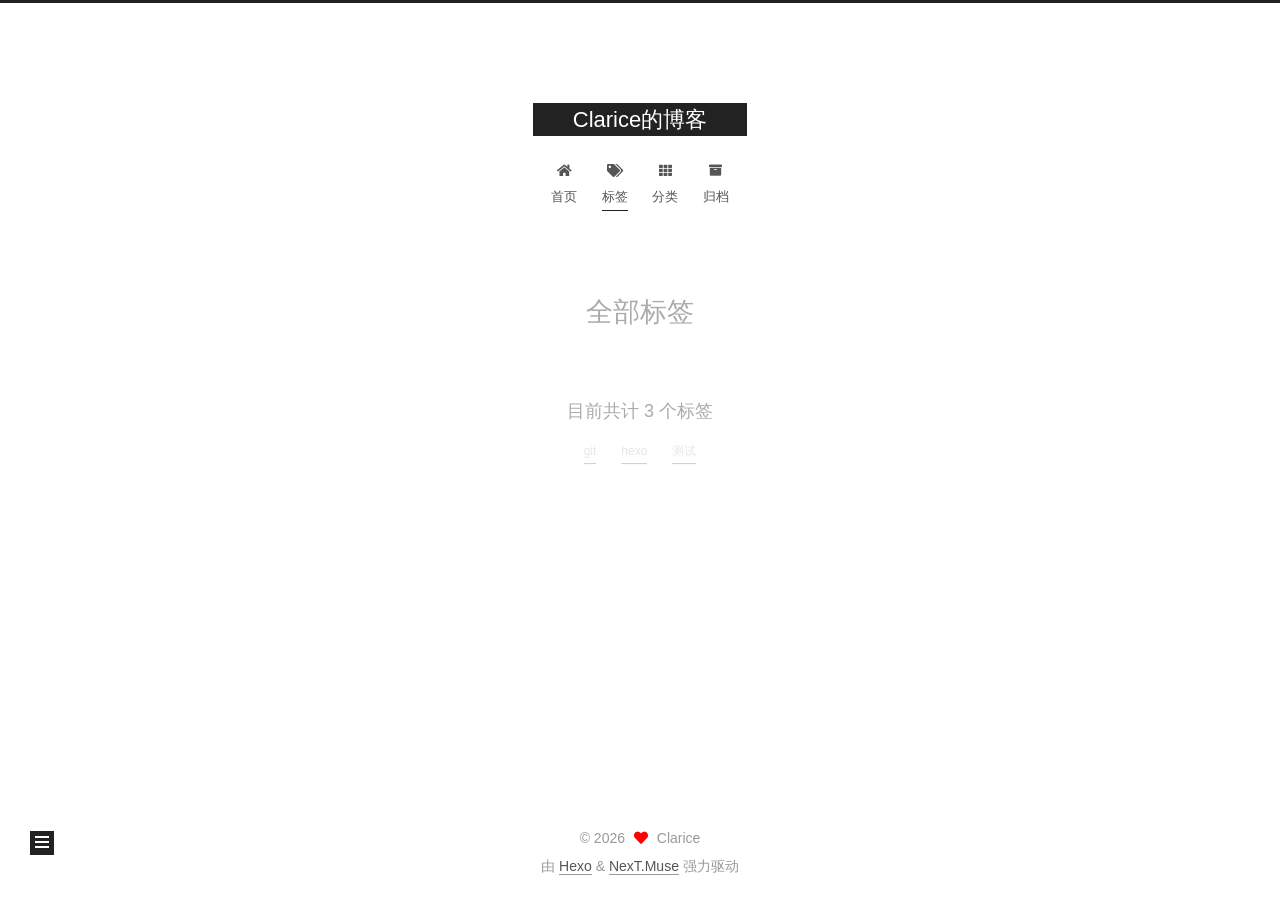
<file: tags/index.html>
<!DOCTYPE html>
<html lang="zh-CN">
<head>
  <meta charset="UTF-8">
<meta name="viewport" content="width=device-width, initial-scale=1, maximum-scale=2">
<meta name="theme-color" content="#222">
<meta name="generator" content="Hexo 8.1.1">
  <link rel="apple-touch-icon" sizes="180x180" href="/images/apple-touch-icon-next.png">
  <link rel="icon" type="image/png" sizes="32x32" href="/images/favicon-32x32-next.png">
  <link rel="icon" type="image/png" sizes="16x16" href="/images/favicon-16x16-next.png">
  <link rel="mask-icon" href="/images/logo.svg" color="#222">

<link rel="stylesheet" href="/css/main.css">


<link rel="stylesheet" href="/lib/font-awesome/css/all.min.css">

<script id="hexo-configurations">
    var NexT = window.NexT || {};
    var CONFIG = {"hostname":"example.com","root":"/","scheme":"Muse","version":"7.8.0","exturl":false,"sidebar":{"position":"left","display":"post","padding":18,"offset":12,"onmobile":false},"copycode":{"enable":false,"show_result":false,"style":null},"back2top":{"enable":true,"sidebar":false,"scrollpercent":false},"bookmark":{"enable":false,"color":"#222","save":"auto"},"fancybox":false,"mediumzoom":false,"lazyload":false,"pangu":false,"comments":{"style":"tabs","active":null,"storage":true,"lazyload":false,"nav":null},"algolia":{"hits":{"per_page":10},"labels":{"input_placeholder":"Search for Posts","hits_empty":"We didn't find any results for the search: ${query}","hits_stats":"${hits} results found in ${time} ms"}},"localsearch":{"enable":false,"trigger":"auto","top_n_per_article":1,"unescape":false,"preload":false},"motion":{"enable":true,"async":false,"transition":{"post_block":"fadeIn","post_header":"slideDownIn","post_body":"slideDownIn","coll_header":"slideLeftIn","sidebar":"slideUpIn"}}};
  </script>

  <meta property="og:type" content="website">
<meta property="og:title" content="全部标签">
<meta property="og:url" content="http://example.com/tags/index.html">
<meta property="og:site_name" content="Clarice的博客">
<meta property="og:locale" content="zh_CN">
<meta property="article:published_time" content="2026-04-05T02:47:34.574Z">
<meta property="article:modified_time" content="2026-04-05T02:47:34.574Z">
<meta property="article:author" content="Clarice">
<meta name="twitter:card" content="summary">

<link rel="canonical" href="http://example.com/tags/">


<script id="page-configurations">
  // https://hexo.io/docs/variables.html
  CONFIG.page = {
    sidebar: "",
    isHome : false,
    isPost : false,
    lang   : 'zh-CN'
  };
</script>

  <title>全部标签 | Clarice的博客
</title>
  






  <noscript>
  <style>
  .use-motion .brand,
  .use-motion .menu-item,
  .sidebar-inner,
  .use-motion .post-block,
  .use-motion .pagination,
  .use-motion .comments,
  .use-motion .post-header,
  .use-motion .post-body,
  .use-motion .collection-header { opacity: initial; }

  .use-motion .site-title,
  .use-motion .site-subtitle {
    opacity: initial;
    top: initial;
  }

  .use-motion .logo-line-before i { left: initial; }
  .use-motion .logo-line-after i { right: initial; }
  </style>
</noscript>

</head>

<body itemscope itemtype="http://schema.org/WebPage">
  <div class="container use-motion">
    <div class="headband"></div>

    <header class="header" itemscope itemtype="http://schema.org/WPHeader">
      <div class="header-inner"><div class="site-brand-container">
  <div class="site-nav-toggle">
    <div class="toggle" aria-label="切换导航栏">
      <span class="toggle-line toggle-line-first"></span>
      <span class="toggle-line toggle-line-middle"></span>
      <span class="toggle-line toggle-line-last"></span>
    </div>
  </div>

  <div class="site-meta">

    <a href="/" class="brand" rel="start">
      <span class="logo-line-before"><i></i></span>
      <h1 class="site-title">Clarice的博客</h1>
      <span class="logo-line-after"><i></i></span>
    </a>
  </div>

  <div class="site-nav-right">
    <div class="toggle popup-trigger">
    </div>
  </div>
</div>




<nav class="site-nav">
  <ul id="menu" class="main-menu menu">
        <li class="menu-item menu-item-home">

    <a href="/" rel="section"><i class="fa fa-home fa-fw"></i>首页</a>

  </li>
        <li class="menu-item menu-item-tags">

    <a href="/tags/" rel="section"><i class="fa fa-tags fa-fw"></i>标签</a>

  </li>
        <li class="menu-item menu-item-categories">

    <a href="/categories/" rel="section"><i class="fa fa-th fa-fw"></i>分类</a>

  </li>
        <li class="menu-item menu-item-archives">

    <a href="/archives/" rel="section"><i class="fa fa-archive fa-fw"></i>归档</a>

  </li>
  </ul>
</nav>




</div>
    </header>

    
  <div class="back-to-top">
    <i class="fa fa-arrow-up"></i>
    <span>0%</span>
  </div>


    <main class="main">
      <div class="main-inner">
        <div class="content-wrap">
          
  
  

          <div class="content page posts-expand">
            

    
    
    
    <div class="post-block" lang="zh-CN">
      <header class="post-header">

<h1 class="post-title" itemprop="name headline">全部标签
</h1>

<div class="post-meta">
  

</div>

</header>

      
      
      
      <div class="post-body">
          <div class="tag-cloud">
            <div class="tag-cloud-title">
              目前共计 3 个标签
            </div>
            <div class="tag-cloud-tags">
              <a href="/tags/git/" style="font-size: 12px; color: #ccc">git</a> <a href="/tags/hexo/" style="font-size: 12px; color: #ccc">hexo</a> <a href="/tags/%E6%B5%8B%E8%AF%95/" style="font-size: 12px; color: #ccc">测试</a>
            </div>
          </div>
        
      </div>
      
      
      
    </div>
    

    
    
    


          </div>
          

<script>
  window.addEventListener('tabs:register', () => {
    let { activeClass } = CONFIG.comments;
    if (CONFIG.comments.storage) {
      activeClass = localStorage.getItem('comments_active') || activeClass;
    }
    if (activeClass) {
      let activeTab = document.querySelector(`a[href="#comment-${activeClass}"]`);
      if (activeTab) {
        activeTab.click();
      }
    }
  });
  if (CONFIG.comments.storage) {
    window.addEventListener('tabs:click', event => {
      if (!event.target.matches('.tabs-comment .tab-content .tab-pane')) return;
      let commentClass = event.target.classList[1];
      localStorage.setItem('comments_active', commentClass);
    });
  }
</script>

        </div>
          
  
  <div class="toggle sidebar-toggle">
    <span class="toggle-line toggle-line-first"></span>
    <span class="toggle-line toggle-line-middle"></span>
    <span class="toggle-line toggle-line-last"></span>
  </div>

  <aside class="sidebar">
    <div class="sidebar-inner">

      <ul class="sidebar-nav motion-element">
        <li class="sidebar-nav-toc">
          文章目录
        </li>
        <li class="sidebar-nav-overview">
          站点概览
        </li>
      </ul>

      <!--noindex-->
      <div class="post-toc-wrap sidebar-panel">
      </div>
      <!--/noindex-->

      <div class="site-overview-wrap sidebar-panel">
        <div class="site-author motion-element" itemprop="author" itemscope itemtype="http://schema.org/Person">
    <img class="site-author-image" itemprop="image" alt="Clarice"
      src="/images/avatar.jpg">
  <p class="site-author-name" itemprop="name">Clarice</p>
  <div class="site-description" itemprop="description"></div>
</div>
<div class="site-state-wrap motion-element">
  <nav class="site-state">
      <div class="site-state-item site-state-posts">
          <a href="/archives/">
        
          <span class="site-state-item-count">4</span>
          <span class="site-state-item-name">日志</span>
        </a>
      </div>
      <div class="site-state-item site-state-categories">
            <a href="/categories/">
          
        <span class="site-state-item-count">1</span>
        <span class="site-state-item-name">分类</span></a>
      </div>
      <div class="site-state-item site-state-tags">
            <a href="/tags/">
          
        <span class="site-state-item-count">3</span>
        <span class="site-state-item-name">标签</span></a>
      </div>
  </nav>
</div>



      </div>

    </div>
  </aside>
  <div id="sidebar-dimmer"></div>


      </div>
    </main>

    <footer class="footer">
      <div class="footer-inner">
        

        

<div class="copyright">
  
  &copy; 
  <span itemprop="copyrightYear">2026</span>
  <span class="with-love">
    <i class="fa fa-heart"></i>
  </span>
  <span class="author" itemprop="copyrightHolder">Clarice</span>
</div>
  <div class="powered-by">由 <a href="https://hexo.io/" class="theme-link" rel="noopener" target="_blank">Hexo</a> & <a href="https://muse.theme-next.org/" class="theme-link" rel="noopener" target="_blank">NexT.Muse</a> 强力驱动
  </div>

        








      </div>
    </footer>
  </div>

  
  <script src="/lib/anime.min.js"></script>
  <script src="/lib/velocity/velocity.min.js"></script>
  <script src="/lib/velocity/velocity.ui.min.js"></script>

<script src="/js/utils.js"></script>

<script src="/js/motion.js"></script>


<script src="/js/schemes/muse.js"></script>


<script src="/js/next-boot.js"></script>




  















  

  

</body>
</html>
</file>
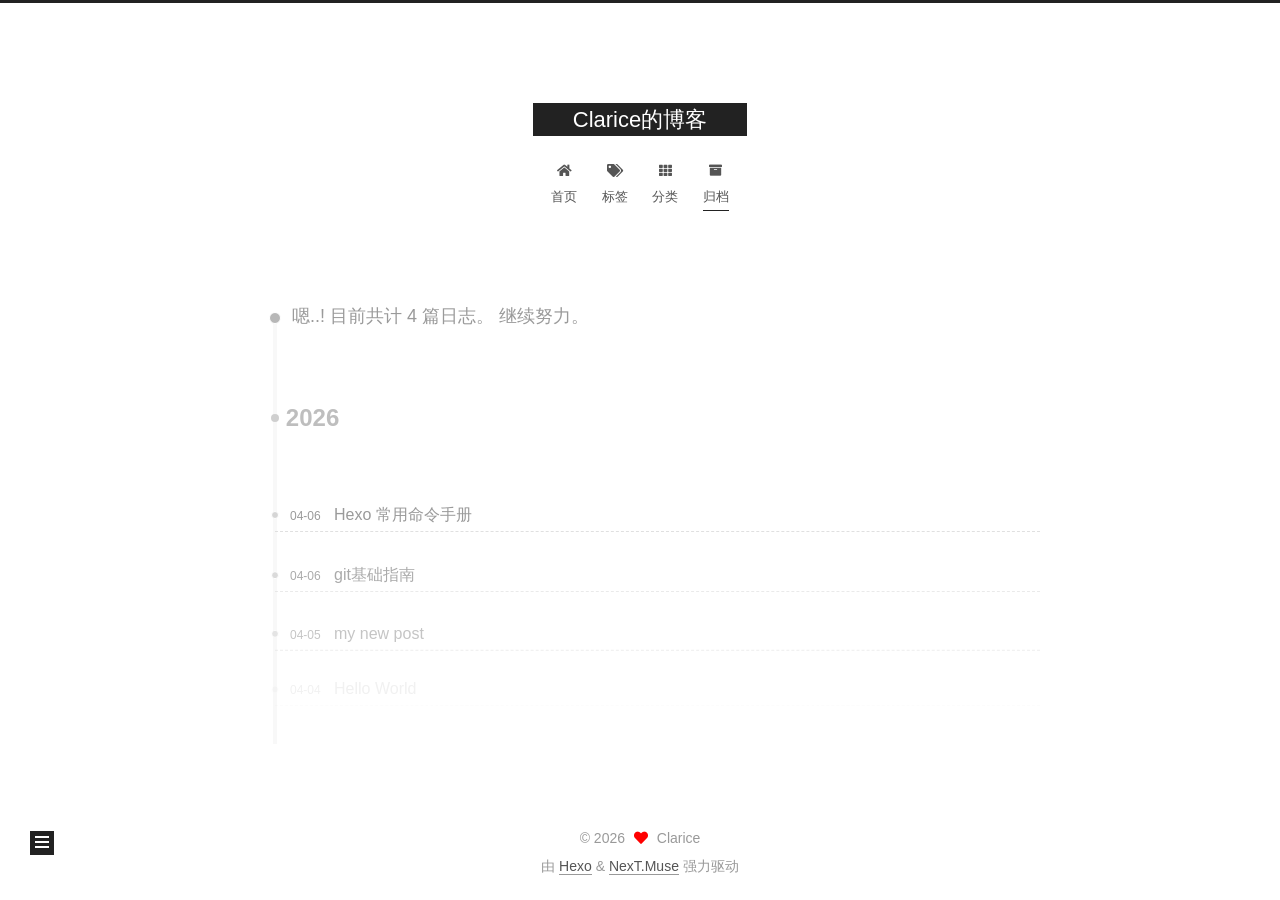
<file: archives/2026/index.html>
<!DOCTYPE html>
<html lang="zh-CN">
<head>
  <meta charset="UTF-8">
<meta name="viewport" content="width=device-width, initial-scale=1, maximum-scale=2">
<meta name="theme-color" content="#222">
<meta name="generator" content="Hexo 8.1.1">
  <link rel="apple-touch-icon" sizes="180x180" href="/images/apple-touch-icon-next.png">
  <link rel="icon" type="image/png" sizes="32x32" href="/images/favicon-32x32-next.png">
  <link rel="icon" type="image/png" sizes="16x16" href="/images/favicon-16x16-next.png">
  <link rel="mask-icon" href="/images/logo.svg" color="#222">

<link rel="stylesheet" href="/css/main.css">


<link rel="stylesheet" href="/lib/font-awesome/css/all.min.css">

<script id="hexo-configurations">
    var NexT = window.NexT || {};
    var CONFIG = {"hostname":"example.com","root":"/","scheme":"Muse","version":"7.8.0","exturl":false,"sidebar":{"position":"left","display":"post","padding":18,"offset":12,"onmobile":false},"copycode":{"enable":false,"show_result":false,"style":null},"back2top":{"enable":true,"sidebar":false,"scrollpercent":false},"bookmark":{"enable":false,"color":"#222","save":"auto"},"fancybox":false,"mediumzoom":false,"lazyload":false,"pangu":false,"comments":{"style":"tabs","active":null,"storage":true,"lazyload":false,"nav":null},"algolia":{"hits":{"per_page":10},"labels":{"input_placeholder":"Search for Posts","hits_empty":"We didn't find any results for the search: ${query}","hits_stats":"${hits} results found in ${time} ms"}},"localsearch":{"enable":false,"trigger":"auto","top_n_per_article":1,"unescape":false,"preload":false},"motion":{"enable":true,"async":false,"transition":{"post_block":"fadeIn","post_header":"slideDownIn","post_body":"slideDownIn","coll_header":"slideLeftIn","sidebar":"slideUpIn"}}};
  </script>

  <meta property="og:type" content="website">
<meta property="og:title" content="Clarice的博客">
<meta property="og:url" content="http://example.com/archives/2026/index.html">
<meta property="og:site_name" content="Clarice的博客">
<meta property="og:locale" content="zh_CN">
<meta property="article:author" content="Clarice">
<meta name="twitter:card" content="summary">

<link rel="canonical" href="http://example.com/archives/2026/">


<script id="page-configurations">
  // https://hexo.io/docs/variables.html
  CONFIG.page = {
    sidebar: "",
    isHome : false,
    isPost : false,
    lang   : 'zh-CN'
  };
</script>

  <title>归档 | Clarice的博客</title>
  






  <noscript>
  <style>
  .use-motion .brand,
  .use-motion .menu-item,
  .sidebar-inner,
  .use-motion .post-block,
  .use-motion .pagination,
  .use-motion .comments,
  .use-motion .post-header,
  .use-motion .post-body,
  .use-motion .collection-header { opacity: initial; }

  .use-motion .site-title,
  .use-motion .site-subtitle {
    opacity: initial;
    top: initial;
  }

  .use-motion .logo-line-before i { left: initial; }
  .use-motion .logo-line-after i { right: initial; }
  </style>
</noscript>

</head>

<body itemscope itemtype="http://schema.org/WebPage">
  <div class="container use-motion">
    <div class="headband"></div>

    <header class="header" itemscope itemtype="http://schema.org/WPHeader">
      <div class="header-inner"><div class="site-brand-container">
  <div class="site-nav-toggle">
    <div class="toggle" aria-label="切换导航栏">
      <span class="toggle-line toggle-line-first"></span>
      <span class="toggle-line toggle-line-middle"></span>
      <span class="toggle-line toggle-line-last"></span>
    </div>
  </div>

  <div class="site-meta">

    <a href="/" class="brand" rel="start">
      <span class="logo-line-before"><i></i></span>
      <h1 class="site-title">Clarice的博客</h1>
      <span class="logo-line-after"><i></i></span>
    </a>
  </div>

  <div class="site-nav-right">
    <div class="toggle popup-trigger">
    </div>
  </div>
</div>




<nav class="site-nav">
  <ul id="menu" class="main-menu menu">
        <li class="menu-item menu-item-home">

    <a href="/" rel="section"><i class="fa fa-home fa-fw"></i>首页</a>

  </li>
        <li class="menu-item menu-item-tags">

    <a href="/tags/" rel="section"><i class="fa fa-tags fa-fw"></i>标签</a>

  </li>
        <li class="menu-item menu-item-categories">

    <a href="/categories/" rel="section"><i class="fa fa-th fa-fw"></i>分类</a>

  </li>
        <li class="menu-item menu-item-archives">

    <a href="/archives/" rel="section"><i class="fa fa-archive fa-fw"></i>归档</a>

  </li>
  </ul>
</nav>




</div>
    </header>

    
  <div class="back-to-top">
    <i class="fa fa-arrow-up"></i>
    <span>0%</span>
  </div>


    <main class="main">
      <div class="main-inner">
        <div class="content-wrap">
          

          <div class="content archive">
            

  
  
  
  <div class="post-block">
    <div class="posts-collapse">
      <div class="collection-title">
        <span class="collection-header">嗯..! 目前共计 4 篇日志。 继续努力。</span>
      </div>

      
    <div class="collection-year">
      <span class="collection-header">2026</span>
    </div>

  <article itemscope itemtype="http://schema.org/Article">
    <header class="post-header">

      <div class="post-meta">
        <time itemprop="dateCreated"
              datetime="2026-04-06T00:00:00+08:00"
              content="2026-04-06">
          04-06
        </time>
      </div>

      <div class="post-title">
          <a class="post-title-link" href="/2026/04/06/hexo-commands/" itemprop="url">
            <span itemprop="name">Hexo 常用命令手册</span>
          </a>
      </div>

    </header>
  </article>

  <article itemscope itemtype="http://schema.org/Article">
    <header class="post-header">

      <div class="post-meta">
        <time itemprop="dateCreated"
              datetime="2026-04-06T00:00:00+08:00"
              content="2026-04-06">
          04-06
        </time>
      </div>

      <div class="post-title">
          <a class="post-title-link" href="/2026/04/06/git/" itemprop="url">
            <span itemprop="name">git基础指南</span>
          </a>
      </div>

    </header>
  </article>

  <article itemscope itemtype="http://schema.org/Article">
    <header class="post-header">

      <div class="post-meta">
        <time itemprop="dateCreated"
              datetime="2026-04-05T10:09:16+08:00"
              content="2026-04-05">
          04-05
        </time>
      </div>

      <div class="post-title">
          <a class="post-title-link" href="/2026/04/05/my-new-post/" itemprop="url">
            <span itemprop="name">my new post</span>
          </a>
      </div>

    </header>
  </article>

  <article itemscope itemtype="http://schema.org/Article">
    <header class="post-header">

      <div class="post-meta">
        <time itemprop="dateCreated"
              datetime="2026-04-04T22:45:53+08:00"
              content="2026-04-04">
          04-04
        </time>
      </div>

      <div class="post-title">
          <a class="post-title-link" href="/2026/04/04/hello-world/" itemprop="url">
            <span itemprop="name">Hello World</span>
          </a>
      </div>

    </header>
  </article>


    </div>
  </div>
  
  
  

  



          </div>
          

<script>
  window.addEventListener('tabs:register', () => {
    let { activeClass } = CONFIG.comments;
    if (CONFIG.comments.storage) {
      activeClass = localStorage.getItem('comments_active') || activeClass;
    }
    if (activeClass) {
      let activeTab = document.querySelector(`a[href="#comment-${activeClass}"]`);
      if (activeTab) {
        activeTab.click();
      }
    }
  });
  if (CONFIG.comments.storage) {
    window.addEventListener('tabs:click', event => {
      if (!event.target.matches('.tabs-comment .tab-content .tab-pane')) return;
      let commentClass = event.target.classList[1];
      localStorage.setItem('comments_active', commentClass);
    });
  }
</script>

        </div>
          
  
  <div class="toggle sidebar-toggle">
    <span class="toggle-line toggle-line-first"></span>
    <span class="toggle-line toggle-line-middle"></span>
    <span class="toggle-line toggle-line-last"></span>
  </div>

  <aside class="sidebar">
    <div class="sidebar-inner">

      <ul class="sidebar-nav motion-element">
        <li class="sidebar-nav-toc">
          文章目录
        </li>
        <li class="sidebar-nav-overview">
          站点概览
        </li>
      </ul>

      <!--noindex-->
      <div class="post-toc-wrap sidebar-panel">
      </div>
      <!--/noindex-->

      <div class="site-overview-wrap sidebar-panel">
        <div class="site-author motion-element" itemprop="author" itemscope itemtype="http://schema.org/Person">
    <img class="site-author-image" itemprop="image" alt="Clarice"
      src="/images/avatar.jpg">
  <p class="site-author-name" itemprop="name">Clarice</p>
  <div class="site-description" itemprop="description"></div>
</div>
<div class="site-state-wrap motion-element">
  <nav class="site-state">
      <div class="site-state-item site-state-posts">
          <a href="/archives/">
        
          <span class="site-state-item-count">4</span>
          <span class="site-state-item-name">日志</span>
        </a>
      </div>
      <div class="site-state-item site-state-categories">
            <a href="/categories/">
          
        <span class="site-state-item-count">1</span>
        <span class="site-state-item-name">分类</span></a>
      </div>
      <div class="site-state-item site-state-tags">
            <a href="/tags/">
          
        <span class="site-state-item-count">3</span>
        <span class="site-state-item-name">标签</span></a>
      </div>
  </nav>
</div>



      </div>

    </div>
  </aside>
  <div id="sidebar-dimmer"></div>


      </div>
    </main>

    <footer class="footer">
      <div class="footer-inner">
        

        

<div class="copyright">
  
  &copy; 
  <span itemprop="copyrightYear">2026</span>
  <span class="with-love">
    <i class="fa fa-heart"></i>
  </span>
  <span class="author" itemprop="copyrightHolder">Clarice</span>
</div>
  <div class="powered-by">由 <a href="https://hexo.io/" class="theme-link" rel="noopener" target="_blank">Hexo</a> & <a href="https://muse.theme-next.org/" class="theme-link" rel="noopener" target="_blank">NexT.Muse</a> 强力驱动
  </div>

        








      </div>
    </footer>
  </div>

  
  <script src="/lib/anime.min.js"></script>
  <script src="/lib/velocity/velocity.min.js"></script>
  <script src="/lib/velocity/velocity.ui.min.js"></script>

<script src="/js/utils.js"></script>

<script src="/js/motion.js"></script>


<script src="/js/schemes/muse.js"></script>


<script src="/js/next-boot.js"></script>




  















  

  

</body>
</html>
</file>
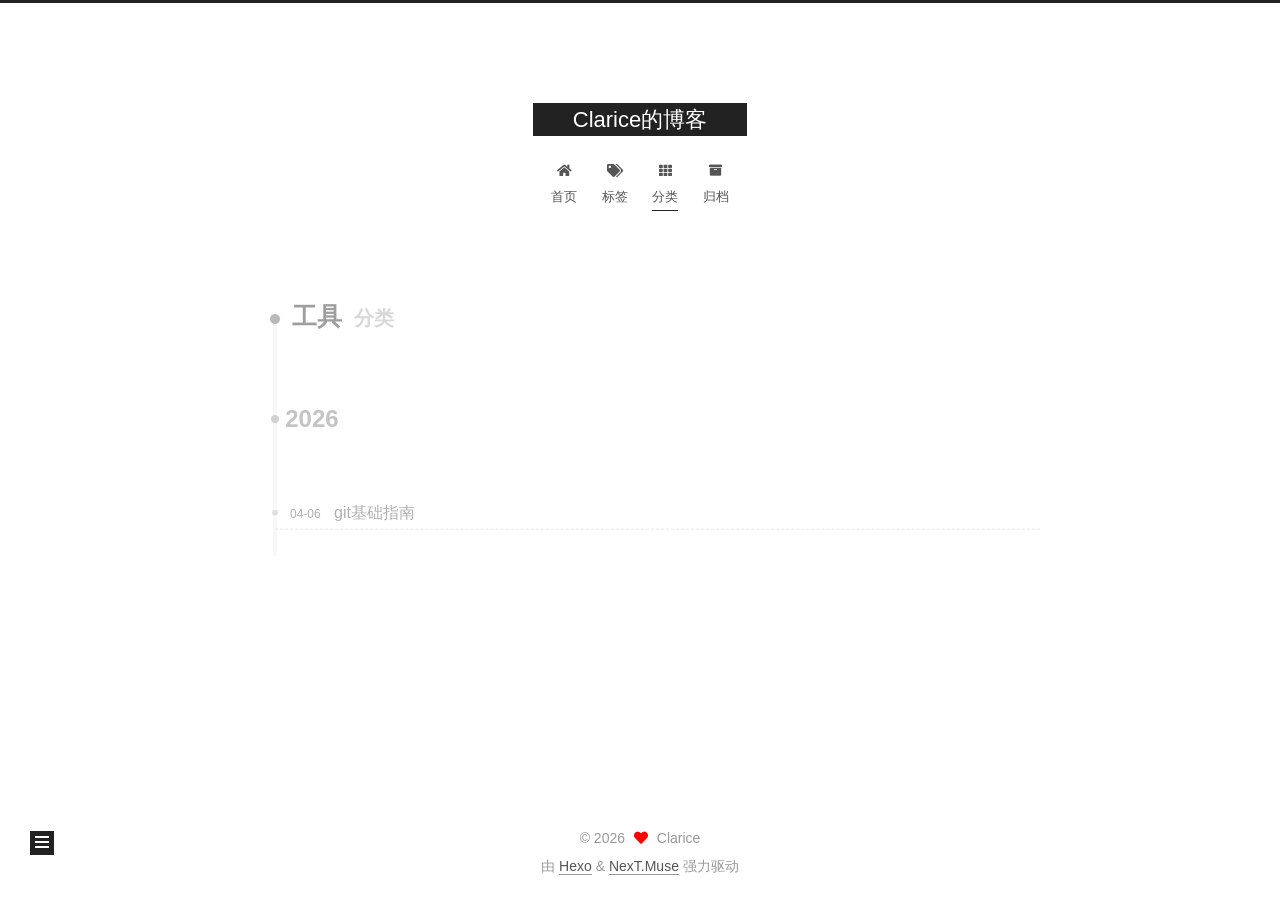
<file: categories/工具/index.html>
<!DOCTYPE html>
<html lang="zh-CN">
<head>
  <meta charset="UTF-8">
<meta name="viewport" content="width=device-width, initial-scale=1, maximum-scale=2">
<meta name="theme-color" content="#222">
<meta name="generator" content="Hexo 8.1.1">
  <link rel="apple-touch-icon" sizes="180x180" href="/images/apple-touch-icon-next.png">
  <link rel="icon" type="image/png" sizes="32x32" href="/images/favicon-32x32-next.png">
  <link rel="icon" type="image/png" sizes="16x16" href="/images/favicon-16x16-next.png">
  <link rel="mask-icon" href="/images/logo.svg" color="#222">

<link rel="stylesheet" href="/css/main.css">


<link rel="stylesheet" href="/lib/font-awesome/css/all.min.css">

<script id="hexo-configurations">
    var NexT = window.NexT || {};
    var CONFIG = {"hostname":"example.com","root":"/","scheme":"Muse","version":"7.8.0","exturl":false,"sidebar":{"position":"left","display":"post","padding":18,"offset":12,"onmobile":false},"copycode":{"enable":false,"show_result":false,"style":null},"back2top":{"enable":true,"sidebar":false,"scrollpercent":false},"bookmark":{"enable":false,"color":"#222","save":"auto"},"fancybox":false,"mediumzoom":false,"lazyload":false,"pangu":false,"comments":{"style":"tabs","active":null,"storage":true,"lazyload":false,"nav":null},"algolia":{"hits":{"per_page":10},"labels":{"input_placeholder":"Search for Posts","hits_empty":"We didn't find any results for the search: ${query}","hits_stats":"${hits} results found in ${time} ms"}},"localsearch":{"enable":false,"trigger":"auto","top_n_per_article":1,"unescape":false,"preload":false},"motion":{"enable":true,"async":false,"transition":{"post_block":"fadeIn","post_header":"slideDownIn","post_body":"slideDownIn","coll_header":"slideLeftIn","sidebar":"slideUpIn"}}};
  </script>

  <meta property="og:type" content="website">
<meta property="og:title" content="Clarice的博客">
<meta property="og:url" content="http://example.com/categories/%E5%B7%A5%E5%85%B7/index.html">
<meta property="og:site_name" content="Clarice的博客">
<meta property="og:locale" content="zh_CN">
<meta property="article:author" content="Clarice">
<meta name="twitter:card" content="summary">

<link rel="canonical" href="http://example.com/categories/%E5%B7%A5%E5%85%B7/">


<script id="page-configurations">
  // https://hexo.io/docs/variables.html
  CONFIG.page = {
    sidebar: "",
    isHome : false,
    isPost : false,
    lang   : 'zh-CN'
  };
</script>

  <title>分类: 工具 | Clarice的博客</title>
  






  <noscript>
  <style>
  .use-motion .brand,
  .use-motion .menu-item,
  .sidebar-inner,
  .use-motion .post-block,
  .use-motion .pagination,
  .use-motion .comments,
  .use-motion .post-header,
  .use-motion .post-body,
  .use-motion .collection-header { opacity: initial; }

  .use-motion .site-title,
  .use-motion .site-subtitle {
    opacity: initial;
    top: initial;
  }

  .use-motion .logo-line-before i { left: initial; }
  .use-motion .logo-line-after i { right: initial; }
  </style>
</noscript>

</head>

<body itemscope itemtype="http://schema.org/WebPage">
  <div class="container use-motion">
    <div class="headband"></div>

    <header class="header" itemscope itemtype="http://schema.org/WPHeader">
      <div class="header-inner"><div class="site-brand-container">
  <div class="site-nav-toggle">
    <div class="toggle" aria-label="切换导航栏">
      <span class="toggle-line toggle-line-first"></span>
      <span class="toggle-line toggle-line-middle"></span>
      <span class="toggle-line toggle-line-last"></span>
    </div>
  </div>

  <div class="site-meta">

    <a href="/" class="brand" rel="start">
      <span class="logo-line-before"><i></i></span>
      <h1 class="site-title">Clarice的博客</h1>
      <span class="logo-line-after"><i></i></span>
    </a>
  </div>

  <div class="site-nav-right">
    <div class="toggle popup-trigger">
    </div>
  </div>
</div>




<nav class="site-nav">
  <ul id="menu" class="main-menu menu">
        <li class="menu-item menu-item-home">

    <a href="/" rel="section"><i class="fa fa-home fa-fw"></i>首页</a>

  </li>
        <li class="menu-item menu-item-tags">

    <a href="/tags/" rel="section"><i class="fa fa-tags fa-fw"></i>标签</a>

  </li>
        <li class="menu-item menu-item-categories">

    <a href="/categories/" rel="section"><i class="fa fa-th fa-fw"></i>分类</a>

  </li>
        <li class="menu-item menu-item-archives">

    <a href="/archives/" rel="section"><i class="fa fa-archive fa-fw"></i>归档</a>

  </li>
  </ul>
</nav>




</div>
    </header>

    
  <div class="back-to-top">
    <i class="fa fa-arrow-up"></i>
    <span>0%</span>
  </div>


    <main class="main">
      <div class="main-inner">
        <div class="content-wrap">
          

          <div class="content category">
            

  
  
  
  <div class="post-block">
    <div class="posts-collapse">
      <div class="collection-title">
        <h2 class="collection-header">工具
          <small>分类</small>
        </h2>
      </div>

      
    <div class="collection-year">
      <span class="collection-header">2026</span>
    </div>

  <article itemscope itemtype="http://schema.org/Article">
    <header class="post-header">

      <div class="post-meta">
        <time itemprop="dateCreated"
              datetime="2026-04-06T00:00:00+08:00"
              content="2026-04-06">
          04-06
        </time>
      </div>

      <div class="post-title">
          <a class="post-title-link" href="/2026/04/06/git/" itemprop="url">
            <span itemprop="name">git基础指南</span>
          </a>
      </div>

    </header>
  </article>

    </div>
  </div>
  
  
  

  



          </div>
          

<script>
  window.addEventListener('tabs:register', () => {
    let { activeClass } = CONFIG.comments;
    if (CONFIG.comments.storage) {
      activeClass = localStorage.getItem('comments_active') || activeClass;
    }
    if (activeClass) {
      let activeTab = document.querySelector(`a[href="#comment-${activeClass}"]`);
      if (activeTab) {
        activeTab.click();
      }
    }
  });
  if (CONFIG.comments.storage) {
    window.addEventListener('tabs:click', event => {
      if (!event.target.matches('.tabs-comment .tab-content .tab-pane')) return;
      let commentClass = event.target.classList[1];
      localStorage.setItem('comments_active', commentClass);
    });
  }
</script>

        </div>
          
  
  <div class="toggle sidebar-toggle">
    <span class="toggle-line toggle-line-first"></span>
    <span class="toggle-line toggle-line-middle"></span>
    <span class="toggle-line toggle-line-last"></span>
  </div>

  <aside class="sidebar">
    <div class="sidebar-inner">

      <ul class="sidebar-nav motion-element">
        <li class="sidebar-nav-toc">
          文章目录
        </li>
        <li class="sidebar-nav-overview">
          站点概览
        </li>
      </ul>

      <!--noindex-->
      <div class="post-toc-wrap sidebar-panel">
      </div>
      <!--/noindex-->

      <div class="site-overview-wrap sidebar-panel">
        <div class="site-author motion-element" itemprop="author" itemscope itemtype="http://schema.org/Person">
    <img class="site-author-image" itemprop="image" alt="Clarice"
      src="/images/avatar.jpg">
  <p class="site-author-name" itemprop="name">Clarice</p>
  <div class="site-description" itemprop="description"></div>
</div>
<div class="site-state-wrap motion-element">
  <nav class="site-state">
      <div class="site-state-item site-state-posts">
          <a href="/archives/">
        
          <span class="site-state-item-count">3</span>
          <span class="site-state-item-name">日志</span>
        </a>
      </div>
      <div class="site-state-item site-state-categories">
            <a href="/categories/">
          
        <span class="site-state-item-count">1</span>
        <span class="site-state-item-name">分类</span></a>
      </div>
      <div class="site-state-item site-state-tags">
            <a href="/tags/">
          
        <span class="site-state-item-count">2</span>
        <span class="site-state-item-name">标签</span></a>
      </div>
  </nav>
</div>



      </div>

    </div>
  </aside>
  <div id="sidebar-dimmer"></div>


      </div>
    </main>

    <footer class="footer">
      <div class="footer-inner">
        

        

<div class="copyright">
  
  &copy; 
  <span itemprop="copyrightYear">2026</span>
  <span class="with-love">
    <i class="fa fa-heart"></i>
  </span>
  <span class="author" itemprop="copyrightHolder">Clarice</span>
</div>
  <div class="powered-by">由 <a href="https://hexo.io/" class="theme-link" rel="noopener" target="_blank">Hexo</a> & <a href="https://muse.theme-next.org/" class="theme-link" rel="noopener" target="_blank">NexT.Muse</a> 强力驱动
  </div>

        








      </div>
    </footer>
  </div>

  
  <script src="/lib/anime.min.js"></script>
  <script src="/lib/velocity/velocity.min.js"></script>
  <script src="/lib/velocity/velocity.ui.min.js"></script>

<script src="/js/utils.js"></script>

<script src="/js/motion.js"></script>


<script src="/js/schemes/muse.js"></script>


<script src="/js/next-boot.js"></script>




  















  

  

</body>
</html>
</file>
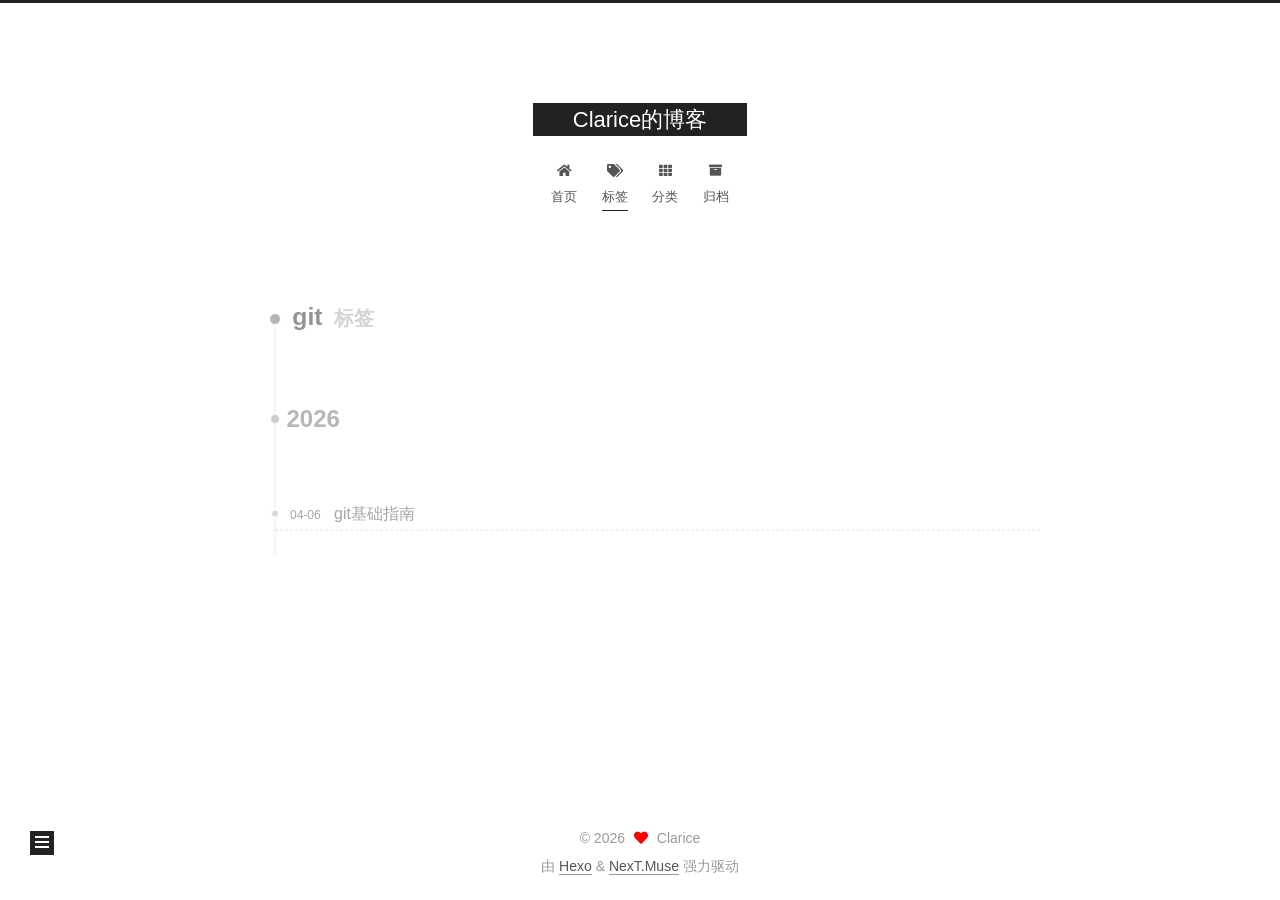
<file: tags/git/index.html>
<!DOCTYPE html>
<html lang="zh-CN">
<head>
  <meta charset="UTF-8">
<meta name="viewport" content="width=device-width, initial-scale=1, maximum-scale=2">
<meta name="theme-color" content="#222">
<meta name="generator" content="Hexo 8.1.1">
  <link rel="apple-touch-icon" sizes="180x180" href="/images/apple-touch-icon-next.png">
  <link rel="icon" type="image/png" sizes="32x32" href="/images/favicon-32x32-next.png">
  <link rel="icon" type="image/png" sizes="16x16" href="/images/favicon-16x16-next.png">
  <link rel="mask-icon" href="/images/logo.svg" color="#222">

<link rel="stylesheet" href="/css/main.css">


<link rel="stylesheet" href="/lib/font-awesome/css/all.min.css">

<script id="hexo-configurations">
    var NexT = window.NexT || {};
    var CONFIG = {"hostname":"example.com","root":"/","scheme":"Muse","version":"7.8.0","exturl":false,"sidebar":{"position":"left","display":"post","padding":18,"offset":12,"onmobile":false},"copycode":{"enable":false,"show_result":false,"style":null},"back2top":{"enable":true,"sidebar":false,"scrollpercent":false},"bookmark":{"enable":false,"color":"#222","save":"auto"},"fancybox":false,"mediumzoom":false,"lazyload":false,"pangu":false,"comments":{"style":"tabs","active":null,"storage":true,"lazyload":false,"nav":null},"algolia":{"hits":{"per_page":10},"labels":{"input_placeholder":"Search for Posts","hits_empty":"We didn't find any results for the search: ${query}","hits_stats":"${hits} results found in ${time} ms"}},"localsearch":{"enable":false,"trigger":"auto","top_n_per_article":1,"unescape":false,"preload":false},"motion":{"enable":true,"async":false,"transition":{"post_block":"fadeIn","post_header":"slideDownIn","post_body":"slideDownIn","coll_header":"slideLeftIn","sidebar":"slideUpIn"}}};
  </script>

  <meta property="og:type" content="website">
<meta property="og:title" content="Clarice的博客">
<meta property="og:url" content="http://example.com/tags/git/index.html">
<meta property="og:site_name" content="Clarice的博客">
<meta property="og:locale" content="zh_CN">
<meta property="article:author" content="Clarice">
<meta name="twitter:card" content="summary">

<link rel="canonical" href="http://example.com/tags/git/">


<script id="page-configurations">
  // https://hexo.io/docs/variables.html
  CONFIG.page = {
    sidebar: "",
    isHome : false,
    isPost : false,
    lang   : 'zh-CN'
  };
</script>

  <title>标签: git | Clarice的博客</title>
  






  <noscript>
  <style>
  .use-motion .brand,
  .use-motion .menu-item,
  .sidebar-inner,
  .use-motion .post-block,
  .use-motion .pagination,
  .use-motion .comments,
  .use-motion .post-header,
  .use-motion .post-body,
  .use-motion .collection-header { opacity: initial; }

  .use-motion .site-title,
  .use-motion .site-subtitle {
    opacity: initial;
    top: initial;
  }

  .use-motion .logo-line-before i { left: initial; }
  .use-motion .logo-line-after i { right: initial; }
  </style>
</noscript>

</head>

<body itemscope itemtype="http://schema.org/WebPage">
  <div class="container use-motion">
    <div class="headband"></div>

    <header class="header" itemscope itemtype="http://schema.org/WPHeader">
      <div class="header-inner"><div class="site-brand-container">
  <div class="site-nav-toggle">
    <div class="toggle" aria-label="切换导航栏">
      <span class="toggle-line toggle-line-first"></span>
      <span class="toggle-line toggle-line-middle"></span>
      <span class="toggle-line toggle-line-last"></span>
    </div>
  </div>

  <div class="site-meta">

    <a href="/" class="brand" rel="start">
      <span class="logo-line-before"><i></i></span>
      <h1 class="site-title">Clarice的博客</h1>
      <span class="logo-line-after"><i></i></span>
    </a>
  </div>

  <div class="site-nav-right">
    <div class="toggle popup-trigger">
    </div>
  </div>
</div>




<nav class="site-nav">
  <ul id="menu" class="main-menu menu">
        <li class="menu-item menu-item-home">

    <a href="/" rel="section"><i class="fa fa-home fa-fw"></i>首页</a>

  </li>
        <li class="menu-item menu-item-tags">

    <a href="/tags/" rel="section"><i class="fa fa-tags fa-fw"></i>标签</a>

  </li>
        <li class="menu-item menu-item-categories">

    <a href="/categories/" rel="section"><i class="fa fa-th fa-fw"></i>分类</a>

  </li>
        <li class="menu-item menu-item-archives">

    <a href="/archives/" rel="section"><i class="fa fa-archive fa-fw"></i>归档</a>

  </li>
  </ul>
</nav>




</div>
    </header>

    
  <div class="back-to-top">
    <i class="fa fa-arrow-up"></i>
    <span>0%</span>
  </div>


    <main class="main">
      <div class="main-inner">
        <div class="content-wrap">
          

          <div class="content tag">
            

  
  
  
  <div class="post-block">
    <div class="posts-collapse">
      <div class="collection-title">
        <h2 class="collection-header">git
          <small>标签</small>
        </h2>
      </div>

      
    <div class="collection-year">
      <span class="collection-header">2026</span>
    </div>

  <article itemscope itemtype="http://schema.org/Article">
    <header class="post-header">

      <div class="post-meta">
        <time itemprop="dateCreated"
              datetime="2026-04-06T00:00:00+08:00"
              content="2026-04-06">
          04-06
        </time>
      </div>

      <div class="post-title">
          <a class="post-title-link" href="/2026/04/06/git/" itemprop="url">
            <span itemprop="name">git基础指南</span>
          </a>
      </div>

    </header>
  </article>

    </div>
  </div>
  
  
  

  



          </div>
          

<script>
  window.addEventListener('tabs:register', () => {
    let { activeClass } = CONFIG.comments;
    if (CONFIG.comments.storage) {
      activeClass = localStorage.getItem('comments_active') || activeClass;
    }
    if (activeClass) {
      let activeTab = document.querySelector(`a[href="#comment-${activeClass}"]`);
      if (activeTab) {
        activeTab.click();
      }
    }
  });
  if (CONFIG.comments.storage) {
    window.addEventListener('tabs:click', event => {
      if (!event.target.matches('.tabs-comment .tab-content .tab-pane')) return;
      let commentClass = event.target.classList[1];
      localStorage.setItem('comments_active', commentClass);
    });
  }
</script>

        </div>
          
  
  <div class="toggle sidebar-toggle">
    <span class="toggle-line toggle-line-first"></span>
    <span class="toggle-line toggle-line-middle"></span>
    <span class="toggle-line toggle-line-last"></span>
  </div>

  <aside class="sidebar">
    <div class="sidebar-inner">

      <ul class="sidebar-nav motion-element">
        <li class="sidebar-nav-toc">
          文章目录
        </li>
        <li class="sidebar-nav-overview">
          站点概览
        </li>
      </ul>

      <!--noindex-->
      <div class="post-toc-wrap sidebar-panel">
      </div>
      <!--/noindex-->

      <div class="site-overview-wrap sidebar-panel">
        <div class="site-author motion-element" itemprop="author" itemscope itemtype="http://schema.org/Person">
    <img class="site-author-image" itemprop="image" alt="Clarice"
      src="/images/avatar.jpg">
  <p class="site-author-name" itemprop="name">Clarice</p>
  <div class="site-description" itemprop="description"></div>
</div>
<div class="site-state-wrap motion-element">
  <nav class="site-state">
      <div class="site-state-item site-state-posts">
          <a href="/archives/">
        
          <span class="site-state-item-count">4</span>
          <span class="site-state-item-name">日志</span>
        </a>
      </div>
      <div class="site-state-item site-state-categories">
            <a href="/categories/">
          
        <span class="site-state-item-count">1</span>
        <span class="site-state-item-name">分类</span></a>
      </div>
      <div class="site-state-item site-state-tags">
            <a href="/tags/">
          
        <span class="site-state-item-count">3</span>
        <span class="site-state-item-name">标签</span></a>
      </div>
  </nav>
</div>



      </div>

    </div>
  </aside>
  <div id="sidebar-dimmer"></div>


      </div>
    </main>

    <footer class="footer">
      <div class="footer-inner">
        

        

<div class="copyright">
  
  &copy; 
  <span itemprop="copyrightYear">2026</span>
  <span class="with-love">
    <i class="fa fa-heart"></i>
  </span>
  <span class="author" itemprop="copyrightHolder">Clarice</span>
</div>
  <div class="powered-by">由 <a href="https://hexo.io/" class="theme-link" rel="noopener" target="_blank">Hexo</a> & <a href="https://muse.theme-next.org/" class="theme-link" rel="noopener" target="_blank">NexT.Muse</a> 强力驱动
  </div>

        








      </div>
    </footer>
  </div>

  
  <script src="/lib/anime.min.js"></script>
  <script src="/lib/velocity/velocity.min.js"></script>
  <script src="/lib/velocity/velocity.ui.min.js"></script>

<script src="/js/utils.js"></script>

<script src="/js/motion.js"></script>


<script src="/js/schemes/muse.js"></script>


<script src="/js/next-boot.js"></script>




  















  

  

</body>
</html>
</file>
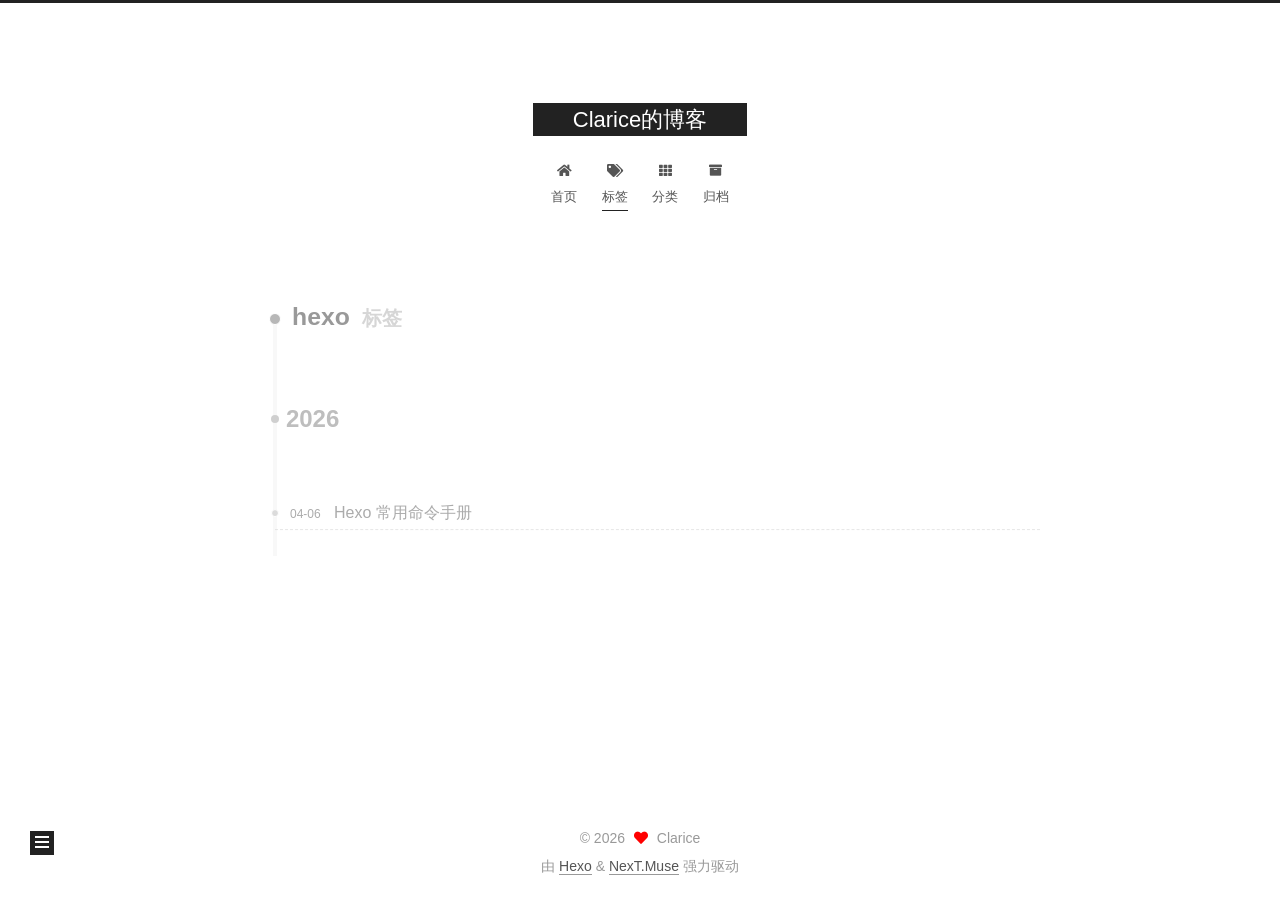
<file: tags/hexo/index.html>
<!DOCTYPE html>
<html lang="zh-CN">
<head>
  <meta charset="UTF-8">
<meta name="viewport" content="width=device-width, initial-scale=1, maximum-scale=2">
<meta name="theme-color" content="#222">
<meta name="generator" content="Hexo 8.1.1">
  <link rel="apple-touch-icon" sizes="180x180" href="/images/apple-touch-icon-next.png">
  <link rel="icon" type="image/png" sizes="32x32" href="/images/favicon-32x32-next.png">
  <link rel="icon" type="image/png" sizes="16x16" href="/images/favicon-16x16-next.png">
  <link rel="mask-icon" href="/images/logo.svg" color="#222">

<link rel="stylesheet" href="/css/main.css">


<link rel="stylesheet" href="/lib/font-awesome/css/all.min.css">

<script id="hexo-configurations">
    var NexT = window.NexT || {};
    var CONFIG = {"hostname":"example.com","root":"/","scheme":"Muse","version":"7.8.0","exturl":false,"sidebar":{"position":"left","display":"post","padding":18,"offset":12,"onmobile":false},"copycode":{"enable":false,"show_result":false,"style":null},"back2top":{"enable":true,"sidebar":false,"scrollpercent":false},"bookmark":{"enable":false,"color":"#222","save":"auto"},"fancybox":false,"mediumzoom":false,"lazyload":false,"pangu":false,"comments":{"style":"tabs","active":null,"storage":true,"lazyload":false,"nav":null},"algolia":{"hits":{"per_page":10},"labels":{"input_placeholder":"Search for Posts","hits_empty":"We didn't find any results for the search: ${query}","hits_stats":"${hits} results found in ${time} ms"}},"localsearch":{"enable":false,"trigger":"auto","top_n_per_article":1,"unescape":false,"preload":false},"motion":{"enable":true,"async":false,"transition":{"post_block":"fadeIn","post_header":"slideDownIn","post_body":"slideDownIn","coll_header":"slideLeftIn","sidebar":"slideUpIn"}}};
  </script>

  <meta property="og:type" content="website">
<meta property="og:title" content="Clarice的博客">
<meta property="og:url" content="http://example.com/tags/hexo/index.html">
<meta property="og:site_name" content="Clarice的博客">
<meta property="og:locale" content="zh_CN">
<meta property="article:author" content="Clarice">
<meta name="twitter:card" content="summary">

<link rel="canonical" href="http://example.com/tags/hexo/">


<script id="page-configurations">
  // https://hexo.io/docs/variables.html
  CONFIG.page = {
    sidebar: "",
    isHome : false,
    isPost : false,
    lang   : 'zh-CN'
  };
</script>

  <title>标签: hexo | Clarice的博客</title>
  






  <noscript>
  <style>
  .use-motion .brand,
  .use-motion .menu-item,
  .sidebar-inner,
  .use-motion .post-block,
  .use-motion .pagination,
  .use-motion .comments,
  .use-motion .post-header,
  .use-motion .post-body,
  .use-motion .collection-header { opacity: initial; }

  .use-motion .site-title,
  .use-motion .site-subtitle {
    opacity: initial;
    top: initial;
  }

  .use-motion .logo-line-before i { left: initial; }
  .use-motion .logo-line-after i { right: initial; }
  </style>
</noscript>

</head>

<body itemscope itemtype="http://schema.org/WebPage">
  <div class="container use-motion">
    <div class="headband"></div>

    <header class="header" itemscope itemtype="http://schema.org/WPHeader">
      <div class="header-inner"><div class="site-brand-container">
  <div class="site-nav-toggle">
    <div class="toggle" aria-label="切换导航栏">
      <span class="toggle-line toggle-line-first"></span>
      <span class="toggle-line toggle-line-middle"></span>
      <span class="toggle-line toggle-line-last"></span>
    </div>
  </div>

  <div class="site-meta">

    <a href="/" class="brand" rel="start">
      <span class="logo-line-before"><i></i></span>
      <h1 class="site-title">Clarice的博客</h1>
      <span class="logo-line-after"><i></i></span>
    </a>
  </div>

  <div class="site-nav-right">
    <div class="toggle popup-trigger">
    </div>
  </div>
</div>




<nav class="site-nav">
  <ul id="menu" class="main-menu menu">
        <li class="menu-item menu-item-home">

    <a href="/" rel="section"><i class="fa fa-home fa-fw"></i>首页</a>

  </li>
        <li class="menu-item menu-item-tags">

    <a href="/tags/" rel="section"><i class="fa fa-tags fa-fw"></i>标签</a>

  </li>
        <li class="menu-item menu-item-categories">

    <a href="/categories/" rel="section"><i class="fa fa-th fa-fw"></i>分类</a>

  </li>
        <li class="menu-item menu-item-archives">

    <a href="/archives/" rel="section"><i class="fa fa-archive fa-fw"></i>归档</a>

  </li>
  </ul>
</nav>




</div>
    </header>

    
  <div class="back-to-top">
    <i class="fa fa-arrow-up"></i>
    <span>0%</span>
  </div>


    <main class="main">
      <div class="main-inner">
        <div class="content-wrap">
          

          <div class="content tag">
            

  
  
  
  <div class="post-block">
    <div class="posts-collapse">
      <div class="collection-title">
        <h2 class="collection-header">hexo
          <small>标签</small>
        </h2>
      </div>

      
    <div class="collection-year">
      <span class="collection-header">2026</span>
    </div>

  <article itemscope itemtype="http://schema.org/Article">
    <header class="post-header">

      <div class="post-meta">
        <time itemprop="dateCreated"
              datetime="2026-04-06T00:00:00+08:00"
              content="2026-04-06">
          04-06
        </time>
      </div>

      <div class="post-title">
          <a class="post-title-link" href="/2026/04/06/hexo-commands/" itemprop="url">
            <span itemprop="name">Hexo 常用命令手册</span>
          </a>
      </div>

    </header>
  </article>

    </div>
  </div>
  
  
  

  



          </div>
          

<script>
  window.addEventListener('tabs:register', () => {
    let { activeClass } = CONFIG.comments;
    if (CONFIG.comments.storage) {
      activeClass = localStorage.getItem('comments_active') || activeClass;
    }
    if (activeClass) {
      let activeTab = document.querySelector(`a[href="#comment-${activeClass}"]`);
      if (activeTab) {
        activeTab.click();
      }
    }
  });
  if (CONFIG.comments.storage) {
    window.addEventListener('tabs:click', event => {
      if (!event.target.matches('.tabs-comment .tab-content .tab-pane')) return;
      let commentClass = event.target.classList[1];
      localStorage.setItem('comments_active', commentClass);
    });
  }
</script>

        </div>
          
  
  <div class="toggle sidebar-toggle">
    <span class="toggle-line toggle-line-first"></span>
    <span class="toggle-line toggle-line-middle"></span>
    <span class="toggle-line toggle-line-last"></span>
  </div>

  <aside class="sidebar">
    <div class="sidebar-inner">

      <ul class="sidebar-nav motion-element">
        <li class="sidebar-nav-toc">
          文章目录
        </li>
        <li class="sidebar-nav-overview">
          站点概览
        </li>
      </ul>

      <!--noindex-->
      <div class="post-toc-wrap sidebar-panel">
      </div>
      <!--/noindex-->

      <div class="site-overview-wrap sidebar-panel">
        <div class="site-author motion-element" itemprop="author" itemscope itemtype="http://schema.org/Person">
    <img class="site-author-image" itemprop="image" alt="Clarice"
      src="/images/avatar.jpg">
  <p class="site-author-name" itemprop="name">Clarice</p>
  <div class="site-description" itemprop="description"></div>
</div>
<div class="site-state-wrap motion-element">
  <nav class="site-state">
      <div class="site-state-item site-state-posts">
          <a href="/archives/">
        
          <span class="site-state-item-count">4</span>
          <span class="site-state-item-name">日志</span>
        </a>
      </div>
      <div class="site-state-item site-state-categories">
            <a href="/categories/">
          
        <span class="site-state-item-count">1</span>
        <span class="site-state-item-name">分类</span></a>
      </div>
      <div class="site-state-item site-state-tags">
            <a href="/tags/">
          
        <span class="site-state-item-count">3</span>
        <span class="site-state-item-name">标签</span></a>
      </div>
  </nav>
</div>



      </div>

    </div>
  </aside>
  <div id="sidebar-dimmer"></div>


      </div>
    </main>

    <footer class="footer">
      <div class="footer-inner">
        

        

<div class="copyright">
  
  &copy; 
  <span itemprop="copyrightYear">2026</span>
  <span class="with-love">
    <i class="fa fa-heart"></i>
  </span>
  <span class="author" itemprop="copyrightHolder">Clarice</span>
</div>
  <div class="powered-by">由 <a href="https://hexo.io/" class="theme-link" rel="noopener" target="_blank">Hexo</a> & <a href="https://muse.theme-next.org/" class="theme-link" rel="noopener" target="_blank">NexT.Muse</a> 强力驱动
  </div>

        








      </div>
    </footer>
  </div>

  
  <script src="/lib/anime.min.js"></script>
  <script src="/lib/velocity/velocity.min.js"></script>
  <script src="/lib/velocity/velocity.ui.min.js"></script>

<script src="/js/utils.js"></script>

<script src="/js/motion.js"></script>


<script src="/js/schemes/muse.js"></script>


<script src="/js/next-boot.js"></script>




  















  

  

</body>
</html>
</file>
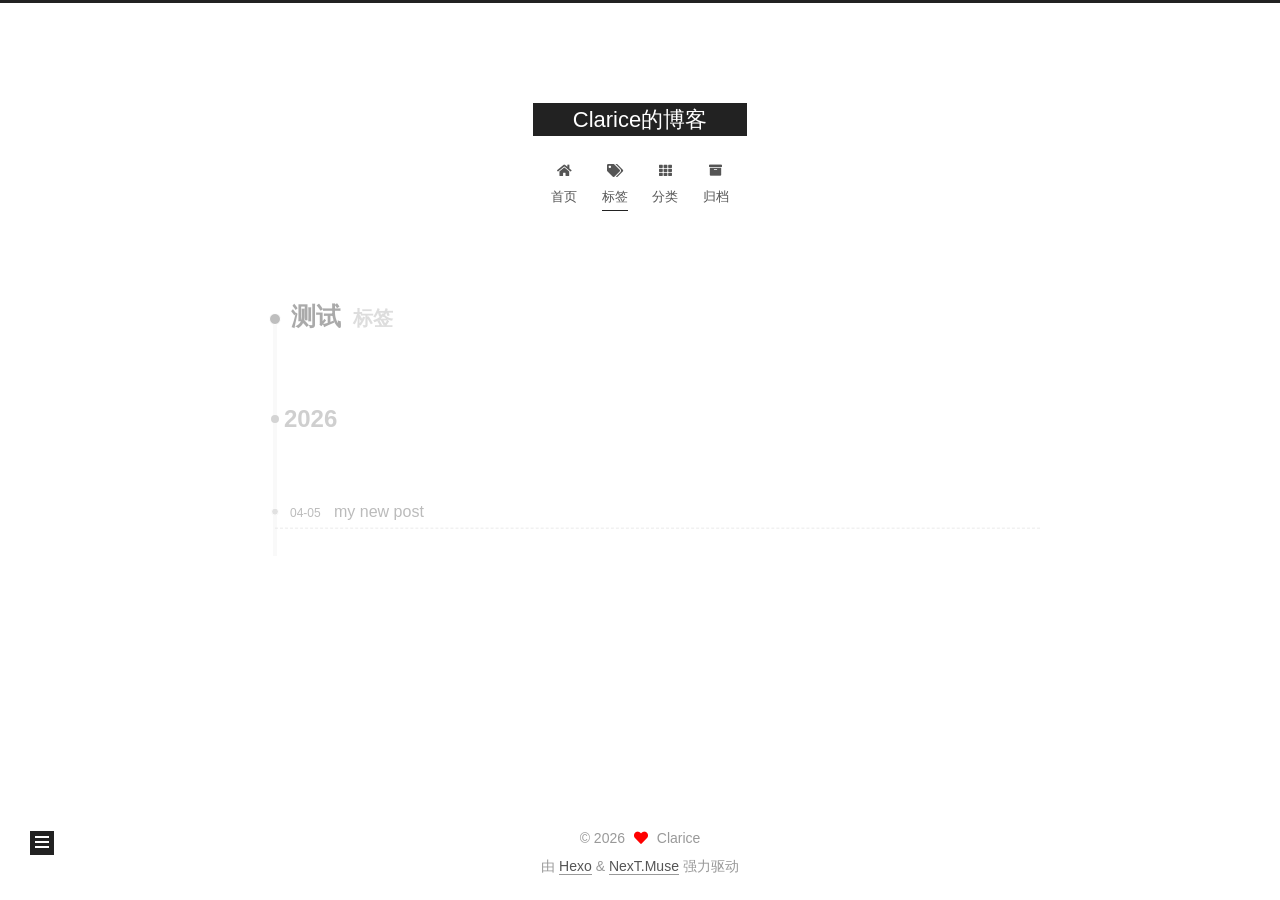
<file: tags/测试/index.html>
<!DOCTYPE html>
<html lang="zh-CN">
<head>
  <meta charset="UTF-8">
<meta name="viewport" content="width=device-width, initial-scale=1, maximum-scale=2">
<meta name="theme-color" content="#222">
<meta name="generator" content="Hexo 8.1.1">
  <link rel="apple-touch-icon" sizes="180x180" href="/images/apple-touch-icon-next.png">
  <link rel="icon" type="image/png" sizes="32x32" href="/images/favicon-32x32-next.png">
  <link rel="icon" type="image/png" sizes="16x16" href="/images/favicon-16x16-next.png">
  <link rel="mask-icon" href="/images/logo.svg" color="#222">

<link rel="stylesheet" href="/css/main.css">


<link rel="stylesheet" href="/lib/font-awesome/css/all.min.css">

<script id="hexo-configurations">
    var NexT = window.NexT || {};
    var CONFIG = {"hostname":"example.com","root":"/","scheme":"Muse","version":"7.8.0","exturl":false,"sidebar":{"position":"left","display":"post","padding":18,"offset":12,"onmobile":false},"copycode":{"enable":false,"show_result":false,"style":null},"back2top":{"enable":true,"sidebar":false,"scrollpercent":false},"bookmark":{"enable":false,"color":"#222","save":"auto"},"fancybox":false,"mediumzoom":false,"lazyload":false,"pangu":false,"comments":{"style":"tabs","active":null,"storage":true,"lazyload":false,"nav":null},"algolia":{"hits":{"per_page":10},"labels":{"input_placeholder":"Search for Posts","hits_empty":"We didn't find any results for the search: ${query}","hits_stats":"${hits} results found in ${time} ms"}},"localsearch":{"enable":false,"trigger":"auto","top_n_per_article":1,"unescape":false,"preload":false},"motion":{"enable":true,"async":false,"transition":{"post_block":"fadeIn","post_header":"slideDownIn","post_body":"slideDownIn","coll_header":"slideLeftIn","sidebar":"slideUpIn"}}};
  </script>

  <meta property="og:type" content="website">
<meta property="og:title" content="Clarice的博客">
<meta property="og:url" content="http://example.com/tags/%E6%B5%8B%E8%AF%95/index.html">
<meta property="og:site_name" content="Clarice的博客">
<meta property="og:locale" content="zh_CN">
<meta property="article:author" content="Clarice">
<meta name="twitter:card" content="summary">

<link rel="canonical" href="http://example.com/tags/%E6%B5%8B%E8%AF%95/">


<script id="page-configurations">
  // https://hexo.io/docs/variables.html
  CONFIG.page = {
    sidebar: "",
    isHome : false,
    isPost : false,
    lang   : 'zh-CN'
  };
</script>

  <title>标签: 测试 | Clarice的博客</title>
  






  <noscript>
  <style>
  .use-motion .brand,
  .use-motion .menu-item,
  .sidebar-inner,
  .use-motion .post-block,
  .use-motion .pagination,
  .use-motion .comments,
  .use-motion .post-header,
  .use-motion .post-body,
  .use-motion .collection-header { opacity: initial; }

  .use-motion .site-title,
  .use-motion .site-subtitle {
    opacity: initial;
    top: initial;
  }

  .use-motion .logo-line-before i { left: initial; }
  .use-motion .logo-line-after i { right: initial; }
  </style>
</noscript>

</head>

<body itemscope itemtype="http://schema.org/WebPage">
  <div class="container use-motion">
    <div class="headband"></div>

    <header class="header" itemscope itemtype="http://schema.org/WPHeader">
      <div class="header-inner"><div class="site-brand-container">
  <div class="site-nav-toggle">
    <div class="toggle" aria-label="切换导航栏">
      <span class="toggle-line toggle-line-first"></span>
      <span class="toggle-line toggle-line-middle"></span>
      <span class="toggle-line toggle-line-last"></span>
    </div>
  </div>

  <div class="site-meta">

    <a href="/" class="brand" rel="start">
      <span class="logo-line-before"><i></i></span>
      <h1 class="site-title">Clarice的博客</h1>
      <span class="logo-line-after"><i></i></span>
    </a>
  </div>

  <div class="site-nav-right">
    <div class="toggle popup-trigger">
    </div>
  </div>
</div>




<nav class="site-nav">
  <ul id="menu" class="main-menu menu">
        <li class="menu-item menu-item-home">

    <a href="/" rel="section"><i class="fa fa-home fa-fw"></i>首页</a>

  </li>
        <li class="menu-item menu-item-tags">

    <a href="/tags/" rel="section"><i class="fa fa-tags fa-fw"></i>标签</a>

  </li>
        <li class="menu-item menu-item-categories">

    <a href="/categories/" rel="section"><i class="fa fa-th fa-fw"></i>分类</a>

  </li>
        <li class="menu-item menu-item-archives">

    <a href="/archives/" rel="section"><i class="fa fa-archive fa-fw"></i>归档</a>

  </li>
  </ul>
</nav>




</div>
    </header>

    
  <div class="back-to-top">
    <i class="fa fa-arrow-up"></i>
    <span>0%</span>
  </div>


    <main class="main">
      <div class="main-inner">
        <div class="content-wrap">
          

          <div class="content tag">
            

  
  
  
  <div class="post-block">
    <div class="posts-collapse">
      <div class="collection-title">
        <h2 class="collection-header">测试
          <small>标签</small>
        </h2>
      </div>

      
    <div class="collection-year">
      <span class="collection-header">2026</span>
    </div>

  <article itemscope itemtype="http://schema.org/Article">
    <header class="post-header">

      <div class="post-meta">
        <time itemprop="dateCreated"
              datetime="2026-04-05T10:09:16+08:00"
              content="2026-04-05">
          04-05
        </time>
      </div>

      <div class="post-title">
          <a class="post-title-link" href="/2026/04/05/my-new-post/" itemprop="url">
            <span itemprop="name">my new post</span>
          </a>
      </div>

    </header>
  </article>

    </div>
  </div>
  
  
  

  



          </div>
          

<script>
  window.addEventListener('tabs:register', () => {
    let { activeClass } = CONFIG.comments;
    if (CONFIG.comments.storage) {
      activeClass = localStorage.getItem('comments_active') || activeClass;
    }
    if (activeClass) {
      let activeTab = document.querySelector(`a[href="#comment-${activeClass}"]`);
      if (activeTab) {
        activeTab.click();
      }
    }
  });
  if (CONFIG.comments.storage) {
    window.addEventListener('tabs:click', event => {
      if (!event.target.matches('.tabs-comment .tab-content .tab-pane')) return;
      let commentClass = event.target.classList[1];
      localStorage.setItem('comments_active', commentClass);
    });
  }
</script>

        </div>
          
  
  <div class="toggle sidebar-toggle">
    <span class="toggle-line toggle-line-first"></span>
    <span class="toggle-line toggle-line-middle"></span>
    <span class="toggle-line toggle-line-last"></span>
  </div>

  <aside class="sidebar">
    <div class="sidebar-inner">

      <ul class="sidebar-nav motion-element">
        <li class="sidebar-nav-toc">
          文章目录
        </li>
        <li class="sidebar-nav-overview">
          站点概览
        </li>
      </ul>

      <!--noindex-->
      <div class="post-toc-wrap sidebar-panel">
      </div>
      <!--/noindex-->

      <div class="site-overview-wrap sidebar-panel">
        <div class="site-author motion-element" itemprop="author" itemscope itemtype="http://schema.org/Person">
    <img class="site-author-image" itemprop="image" alt="Clarice"
      src="/images/avatar.jpg">
  <p class="site-author-name" itemprop="name">Clarice</p>
  <div class="site-description" itemprop="description"></div>
</div>
<div class="site-state-wrap motion-element">
  <nav class="site-state">
      <div class="site-state-item site-state-posts">
          <a href="/archives/">
        
          <span class="site-state-item-count">4</span>
          <span class="site-state-item-name">日志</span>
        </a>
      </div>
      <div class="site-state-item site-state-categories">
            <a href="/categories/">
          
        <span class="site-state-item-count">1</span>
        <span class="site-state-item-name">分类</span></a>
      </div>
      <div class="site-state-item site-state-tags">
            <a href="/tags/">
          
        <span class="site-state-item-count">3</span>
        <span class="site-state-item-name">标签</span></a>
      </div>
  </nav>
</div>



      </div>

    </div>
  </aside>
  <div id="sidebar-dimmer"></div>


      </div>
    </main>

    <footer class="footer">
      <div class="footer-inner">
        

        

<div class="copyright">
  
  &copy; 
  <span itemprop="copyrightYear">2026</span>
  <span class="with-love">
    <i class="fa fa-heart"></i>
  </span>
  <span class="author" itemprop="copyrightHolder">Clarice</span>
</div>
  <div class="powered-by">由 <a href="https://hexo.io/" class="theme-link" rel="noopener" target="_blank">Hexo</a> & <a href="https://muse.theme-next.org/" class="theme-link" rel="noopener" target="_blank">NexT.Muse</a> 强力驱动
  </div>

        








      </div>
    </footer>
  </div>

  
  <script src="/lib/anime.min.js"></script>
  <script src="/lib/velocity/velocity.min.js"></script>
  <script src="/lib/velocity/velocity.ui.min.js"></script>

<script src="/js/utils.js"></script>

<script src="/js/motion.js"></script>


<script src="/js/schemes/muse.js"></script>


<script src="/js/next-boot.js"></script>




  















  

  

</body>
</html>
</file>
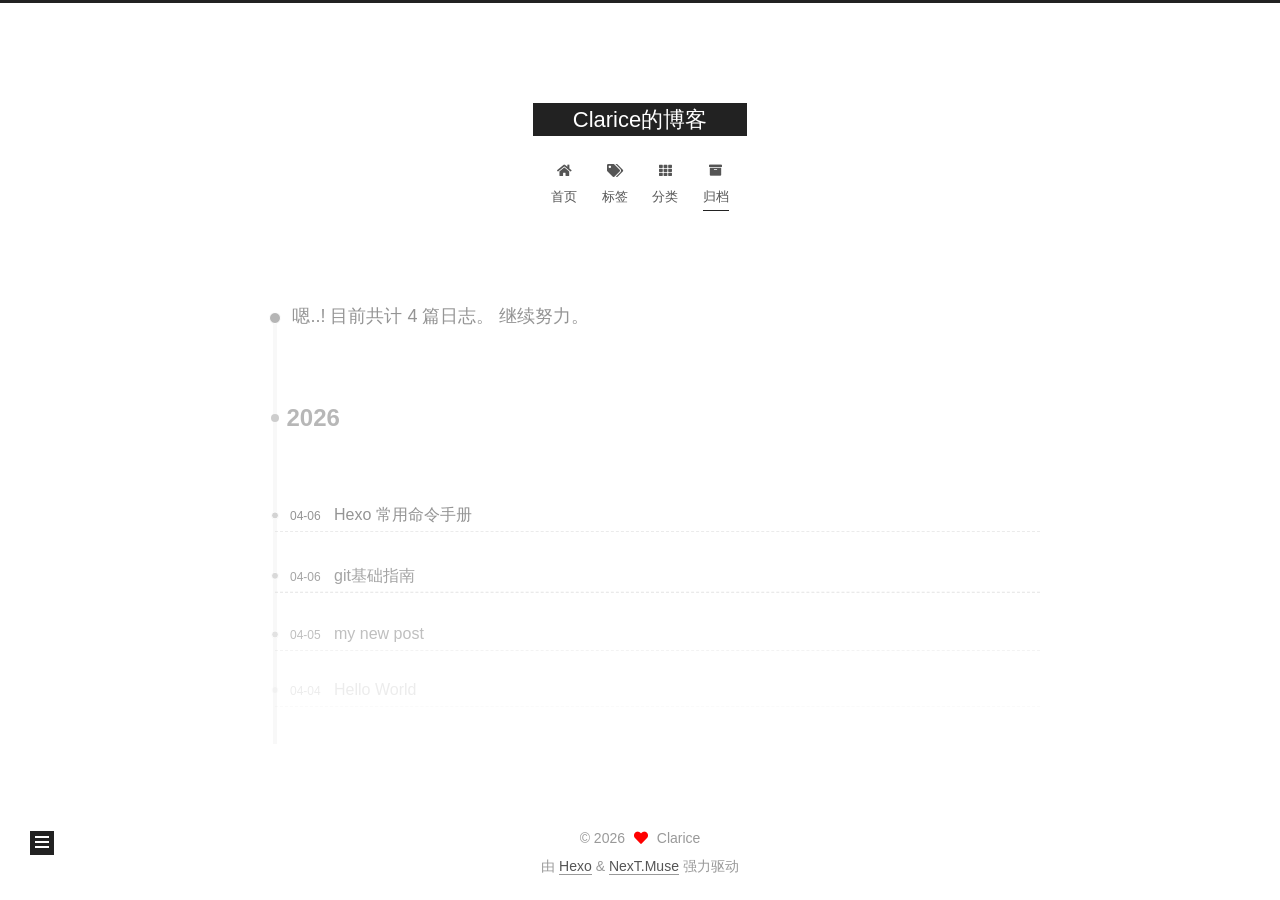
<file: archives/2026/04/index.html>
<!DOCTYPE html>
<html lang="zh-CN">
<head>
  <meta charset="UTF-8">
<meta name="viewport" content="width=device-width, initial-scale=1, maximum-scale=2">
<meta name="theme-color" content="#222">
<meta name="generator" content="Hexo 8.1.1">
  <link rel="apple-touch-icon" sizes="180x180" href="/images/apple-touch-icon-next.png">
  <link rel="icon" type="image/png" sizes="32x32" href="/images/favicon-32x32-next.png">
  <link rel="icon" type="image/png" sizes="16x16" href="/images/favicon-16x16-next.png">
  <link rel="mask-icon" href="/images/logo.svg" color="#222">

<link rel="stylesheet" href="/css/main.css">


<link rel="stylesheet" href="/lib/font-awesome/css/all.min.css">

<script id="hexo-configurations">
    var NexT = window.NexT || {};
    var CONFIG = {"hostname":"example.com","root":"/","scheme":"Muse","version":"7.8.0","exturl":false,"sidebar":{"position":"left","display":"post","padding":18,"offset":12,"onmobile":false},"copycode":{"enable":false,"show_result":false,"style":null},"back2top":{"enable":true,"sidebar":false,"scrollpercent":false},"bookmark":{"enable":false,"color":"#222","save":"auto"},"fancybox":false,"mediumzoom":false,"lazyload":false,"pangu":false,"comments":{"style":"tabs","active":null,"storage":true,"lazyload":false,"nav":null},"algolia":{"hits":{"per_page":10},"labels":{"input_placeholder":"Search for Posts","hits_empty":"We didn't find any results for the search: ${query}","hits_stats":"${hits} results found in ${time} ms"}},"localsearch":{"enable":false,"trigger":"auto","top_n_per_article":1,"unescape":false,"preload":false},"motion":{"enable":true,"async":false,"transition":{"post_block":"fadeIn","post_header":"slideDownIn","post_body":"slideDownIn","coll_header":"slideLeftIn","sidebar":"slideUpIn"}}};
  </script>

  <meta property="og:type" content="website">
<meta property="og:title" content="Clarice的博客">
<meta property="og:url" content="http://example.com/archives/2026/04/index.html">
<meta property="og:site_name" content="Clarice的博客">
<meta property="og:locale" content="zh_CN">
<meta property="article:author" content="Clarice">
<meta name="twitter:card" content="summary">

<link rel="canonical" href="http://example.com/archives/2026/04/">


<script id="page-configurations">
  // https://hexo.io/docs/variables.html
  CONFIG.page = {
    sidebar: "",
    isHome : false,
    isPost : false,
    lang   : 'zh-CN'
  };
</script>

  <title>归档 | Clarice的博客</title>
  






  <noscript>
  <style>
  .use-motion .brand,
  .use-motion .menu-item,
  .sidebar-inner,
  .use-motion .post-block,
  .use-motion .pagination,
  .use-motion .comments,
  .use-motion .post-header,
  .use-motion .post-body,
  .use-motion .collection-header { opacity: initial; }

  .use-motion .site-title,
  .use-motion .site-subtitle {
    opacity: initial;
    top: initial;
  }

  .use-motion .logo-line-before i { left: initial; }
  .use-motion .logo-line-after i { right: initial; }
  </style>
</noscript>

</head>

<body itemscope itemtype="http://schema.org/WebPage">
  <div class="container use-motion">
    <div class="headband"></div>

    <header class="header" itemscope itemtype="http://schema.org/WPHeader">
      <div class="header-inner"><div class="site-brand-container">
  <div class="site-nav-toggle">
    <div class="toggle" aria-label="切换导航栏">
      <span class="toggle-line toggle-line-first"></span>
      <span class="toggle-line toggle-line-middle"></span>
      <span class="toggle-line toggle-line-last"></span>
    </div>
  </div>

  <div class="site-meta">

    <a href="/" class="brand" rel="start">
      <span class="logo-line-before"><i></i></span>
      <h1 class="site-title">Clarice的博客</h1>
      <span class="logo-line-after"><i></i></span>
    </a>
  </div>

  <div class="site-nav-right">
    <div class="toggle popup-trigger">
    </div>
  </div>
</div>




<nav class="site-nav">
  <ul id="menu" class="main-menu menu">
        <li class="menu-item menu-item-home">

    <a href="/" rel="section"><i class="fa fa-home fa-fw"></i>首页</a>

  </li>
        <li class="menu-item menu-item-tags">

    <a href="/tags/" rel="section"><i class="fa fa-tags fa-fw"></i>标签</a>

  </li>
        <li class="menu-item menu-item-categories">

    <a href="/categories/" rel="section"><i class="fa fa-th fa-fw"></i>分类</a>

  </li>
        <li class="menu-item menu-item-archives">

    <a href="/archives/" rel="section"><i class="fa fa-archive fa-fw"></i>归档</a>

  </li>
  </ul>
</nav>




</div>
    </header>

    
  <div class="back-to-top">
    <i class="fa fa-arrow-up"></i>
    <span>0%</span>
  </div>


    <main class="main">
      <div class="main-inner">
        <div class="content-wrap">
          

          <div class="content archive">
            

  
  
  
  <div class="post-block">
    <div class="posts-collapse">
      <div class="collection-title">
        <span class="collection-header">嗯..! 目前共计 4 篇日志。 继续努力。</span>
      </div>

      
    <div class="collection-year">
      <span class="collection-header">2026</span>
    </div>

  <article itemscope itemtype="http://schema.org/Article">
    <header class="post-header">

      <div class="post-meta">
        <time itemprop="dateCreated"
              datetime="2026-04-06T00:00:00+08:00"
              content="2026-04-06">
          04-06
        </time>
      </div>

      <div class="post-title">
          <a class="post-title-link" href="/2026/04/06/hexo-commands/" itemprop="url">
            <span itemprop="name">Hexo 常用命令手册</span>
          </a>
      </div>

    </header>
  </article>

  <article itemscope itemtype="http://schema.org/Article">
    <header class="post-header">

      <div class="post-meta">
        <time itemprop="dateCreated"
              datetime="2026-04-06T00:00:00+08:00"
              content="2026-04-06">
          04-06
        </time>
      </div>

      <div class="post-title">
          <a class="post-title-link" href="/2026/04/06/git/" itemprop="url">
            <span itemprop="name">git基础指南</span>
          </a>
      </div>

    </header>
  </article>

  <article itemscope itemtype="http://schema.org/Article">
    <header class="post-header">

      <div class="post-meta">
        <time itemprop="dateCreated"
              datetime="2026-04-05T10:09:16+08:00"
              content="2026-04-05">
          04-05
        </time>
      </div>

      <div class="post-title">
          <a class="post-title-link" href="/2026/04/05/my-new-post/" itemprop="url">
            <span itemprop="name">my new post</span>
          </a>
      </div>

    </header>
  </article>

  <article itemscope itemtype="http://schema.org/Article">
    <header class="post-header">

      <div class="post-meta">
        <time itemprop="dateCreated"
              datetime="2026-04-04T22:45:53+08:00"
              content="2026-04-04">
          04-04
        </time>
      </div>

      <div class="post-title">
          <a class="post-title-link" href="/2026/04/04/hello-world/" itemprop="url">
            <span itemprop="name">Hello World</span>
          </a>
      </div>

    </header>
  </article>


    </div>
  </div>
  
  
  

  



          </div>
          

<script>
  window.addEventListener('tabs:register', () => {
    let { activeClass } = CONFIG.comments;
    if (CONFIG.comments.storage) {
      activeClass = localStorage.getItem('comments_active') || activeClass;
    }
    if (activeClass) {
      let activeTab = document.querySelector(`a[href="#comment-${activeClass}"]`);
      if (activeTab) {
        activeTab.click();
      }
    }
  });
  if (CONFIG.comments.storage) {
    window.addEventListener('tabs:click', event => {
      if (!event.target.matches('.tabs-comment .tab-content .tab-pane')) return;
      let commentClass = event.target.classList[1];
      localStorage.setItem('comments_active', commentClass);
    });
  }
</script>

        </div>
          
  
  <div class="toggle sidebar-toggle">
    <span class="toggle-line toggle-line-first"></span>
    <span class="toggle-line toggle-line-middle"></span>
    <span class="toggle-line toggle-line-last"></span>
  </div>

  <aside class="sidebar">
    <div class="sidebar-inner">

      <ul class="sidebar-nav motion-element">
        <li class="sidebar-nav-toc">
          文章目录
        </li>
        <li class="sidebar-nav-overview">
          站点概览
        </li>
      </ul>

      <!--noindex-->
      <div class="post-toc-wrap sidebar-panel">
      </div>
      <!--/noindex-->

      <div class="site-overview-wrap sidebar-panel">
        <div class="site-author motion-element" itemprop="author" itemscope itemtype="http://schema.org/Person">
    <img class="site-author-image" itemprop="image" alt="Clarice"
      src="/images/avatar.jpg">
  <p class="site-author-name" itemprop="name">Clarice</p>
  <div class="site-description" itemprop="description"></div>
</div>
<div class="site-state-wrap motion-element">
  <nav class="site-state">
      <div class="site-state-item site-state-posts">
          <a href="/archives/">
        
          <span class="site-state-item-count">4</span>
          <span class="site-state-item-name">日志</span>
        </a>
      </div>
      <div class="site-state-item site-state-categories">
            <a href="/categories/">
          
        <span class="site-state-item-count">1</span>
        <span class="site-state-item-name">分类</span></a>
      </div>
      <div class="site-state-item site-state-tags">
            <a href="/tags/">
          
        <span class="site-state-item-count">3</span>
        <span class="site-state-item-name">标签</span></a>
      </div>
  </nav>
</div>



      </div>

    </div>
  </aside>
  <div id="sidebar-dimmer"></div>


      </div>
    </main>

    <footer class="footer">
      <div class="footer-inner">
        

        

<div class="copyright">
  
  &copy; 
  <span itemprop="copyrightYear">2026</span>
  <span class="with-love">
    <i class="fa fa-heart"></i>
  </span>
  <span class="author" itemprop="copyrightHolder">Clarice</span>
</div>
  <div class="powered-by">由 <a href="https://hexo.io/" class="theme-link" rel="noopener" target="_blank">Hexo</a> & <a href="https://muse.theme-next.org/" class="theme-link" rel="noopener" target="_blank">NexT.Muse</a> 强力驱动
  </div>

        








      </div>
    </footer>
  </div>

  
  <script src="/lib/anime.min.js"></script>
  <script src="/lib/velocity/velocity.min.js"></script>
  <script src="/lib/velocity/velocity.ui.min.js"></script>

<script src="/js/utils.js"></script>

<script src="/js/motion.js"></script>


<script src="/js/schemes/muse.js"></script>


<script src="/js/next-boot.js"></script>




  















  

  

</body>
</html>
</file>
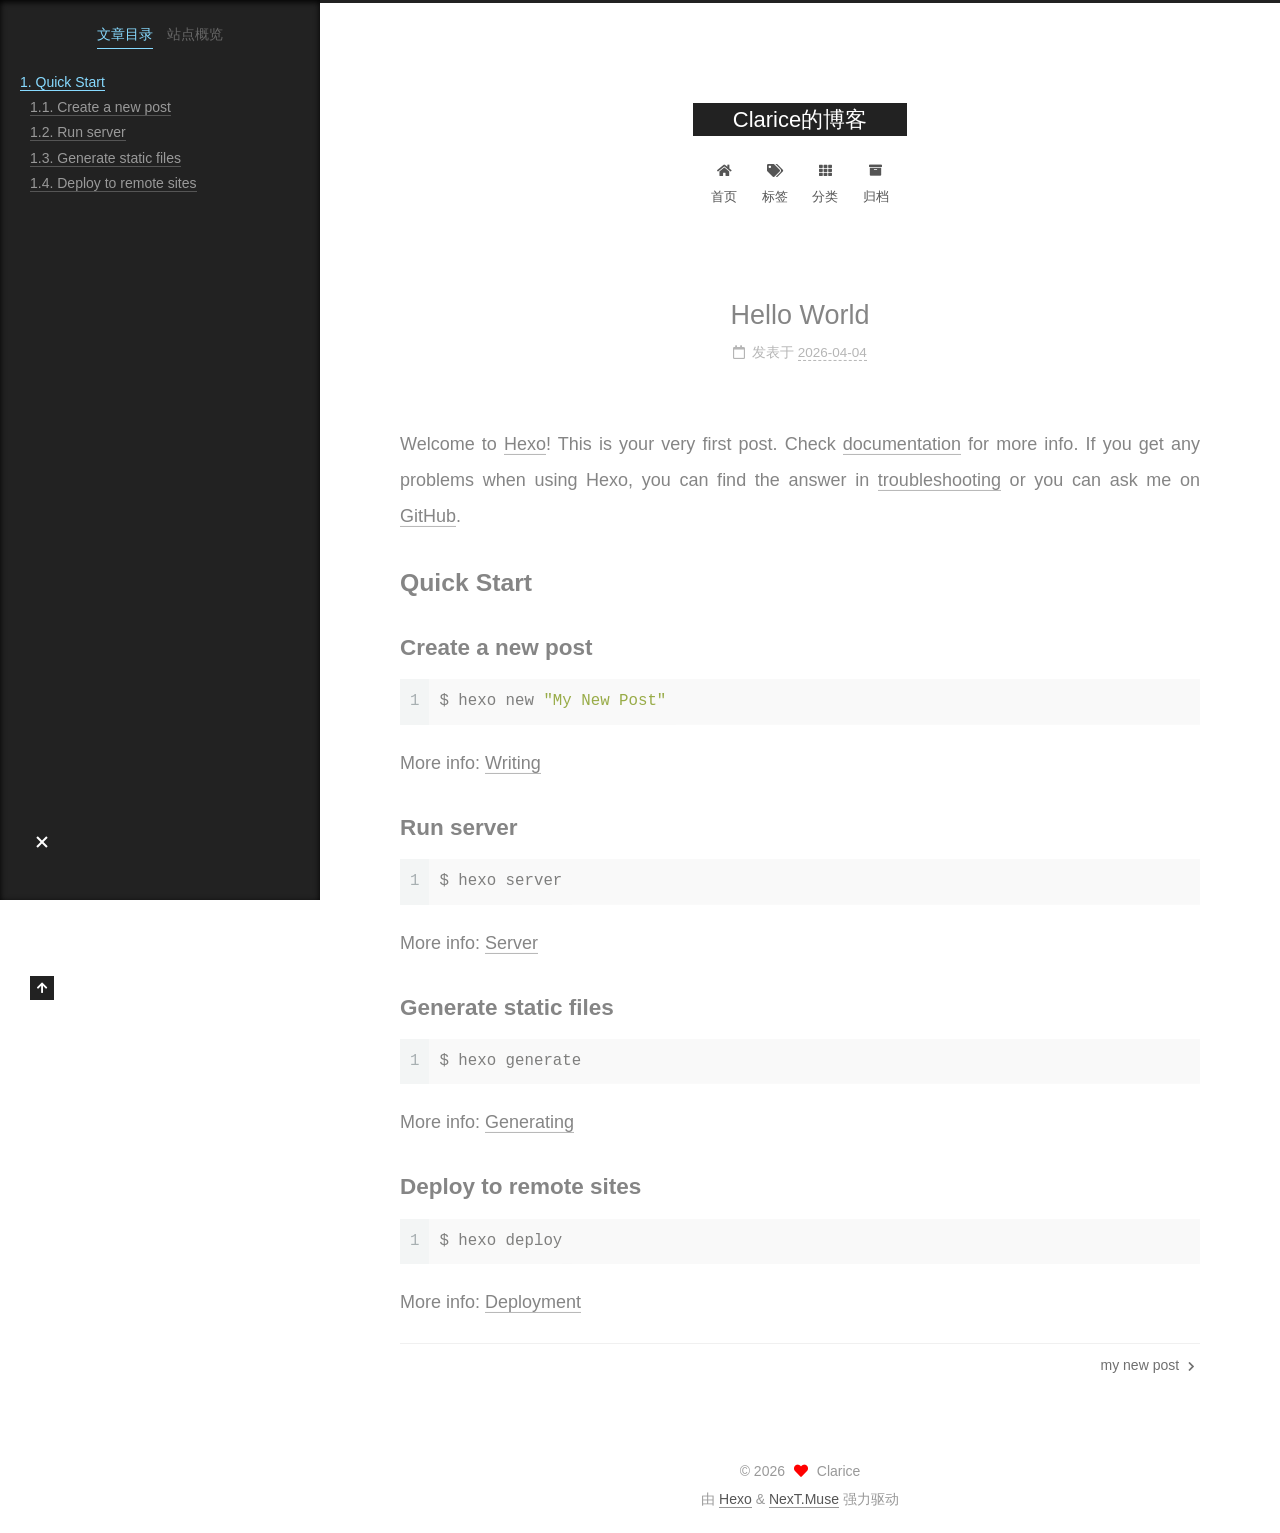
<file: 2026/04/04/hello-world/index.html>
<!DOCTYPE html>
<html lang="zh-CN">
<head>
  <meta charset="UTF-8">
<meta name="viewport" content="width=device-width, initial-scale=1, maximum-scale=2">
<meta name="theme-color" content="#222">
<meta name="generator" content="Hexo 8.1.1">
  <link rel="apple-touch-icon" sizes="180x180" href="/images/apple-touch-icon-next.png">
  <link rel="icon" type="image/png" sizes="32x32" href="/images/favicon-32x32-next.png">
  <link rel="icon" type="image/png" sizes="16x16" href="/images/favicon-16x16-next.png">
  <link rel="mask-icon" href="/images/logo.svg" color="#222">

<link rel="stylesheet" href="/css/main.css">


<link rel="stylesheet" href="/lib/font-awesome/css/all.min.css">

<script id="hexo-configurations">
    var NexT = window.NexT || {};
    var CONFIG = {"hostname":"example.com","root":"/","scheme":"Muse","version":"7.8.0","exturl":false,"sidebar":{"position":"left","display":"post","padding":18,"offset":12,"onmobile":false},"copycode":{"enable":false,"show_result":false,"style":null},"back2top":{"enable":true,"sidebar":false,"scrollpercent":false},"bookmark":{"enable":false,"color":"#222","save":"auto"},"fancybox":false,"mediumzoom":false,"lazyload":false,"pangu":false,"comments":{"style":"tabs","active":null,"storage":true,"lazyload":false,"nav":null},"algolia":{"hits":{"per_page":10},"labels":{"input_placeholder":"Search for Posts","hits_empty":"We didn't find any results for the search: ${query}","hits_stats":"${hits} results found in ${time} ms"}},"localsearch":{"enable":false,"trigger":"auto","top_n_per_article":1,"unescape":false,"preload":false},"motion":{"enable":true,"async":false,"transition":{"post_block":"fadeIn","post_header":"slideDownIn","post_body":"slideDownIn","coll_header":"slideLeftIn","sidebar":"slideUpIn"}}};
  </script>

  <meta name="description" content="Welcome to Hexo! This is your very first post. Check documentation for more info. If you get any problems when using Hexo, you can find the answer in troubleshooting or you can ask me on GitHub. Quick">
<meta property="og:type" content="article">
<meta property="og:title" content="Hello World">
<meta property="og:url" content="http://example.com/2026/04/04/hello-world/index.html">
<meta property="og:site_name" content="Clarice的博客">
<meta property="og:description" content="Welcome to Hexo! This is your very first post. Check documentation for more info. If you get any problems when using Hexo, you can find the answer in troubleshooting or you can ask me on GitHub. Quick">
<meta property="og:locale" content="zh_CN">
<meta property="article:published_time" content="2026-04-04T14:45:53.850Z">
<meta property="article:modified_time" content="2026-04-04T14:45:53.850Z">
<meta property="article:author" content="Clarice">
<meta name="twitter:card" content="summary">

<link rel="canonical" href="http://example.com/2026/04/04/hello-world/">


<script id="page-configurations">
  // https://hexo.io/docs/variables.html
  CONFIG.page = {
    sidebar: "",
    isHome : false,
    isPost : true,
    lang   : 'zh-CN'
  };
</script>

  <title>Hello World | Clarice的博客</title>
  






  <noscript>
  <style>
  .use-motion .brand,
  .use-motion .menu-item,
  .sidebar-inner,
  .use-motion .post-block,
  .use-motion .pagination,
  .use-motion .comments,
  .use-motion .post-header,
  .use-motion .post-body,
  .use-motion .collection-header { opacity: initial; }

  .use-motion .site-title,
  .use-motion .site-subtitle {
    opacity: initial;
    top: initial;
  }

  .use-motion .logo-line-before i { left: initial; }
  .use-motion .logo-line-after i { right: initial; }
  </style>
</noscript>

</head>

<body itemscope itemtype="http://schema.org/WebPage">
  <div class="container use-motion">
    <div class="headband"></div>

    <header class="header" itemscope itemtype="http://schema.org/WPHeader">
      <div class="header-inner"><div class="site-brand-container">
  <div class="site-nav-toggle">
    <div class="toggle" aria-label="切换导航栏">
      <span class="toggle-line toggle-line-first"></span>
      <span class="toggle-line toggle-line-middle"></span>
      <span class="toggle-line toggle-line-last"></span>
    </div>
  </div>

  <div class="site-meta">

    <a href="/" class="brand" rel="start">
      <span class="logo-line-before"><i></i></span>
      <h1 class="site-title">Clarice的博客</h1>
      <span class="logo-line-after"><i></i></span>
    </a>
  </div>

  <div class="site-nav-right">
    <div class="toggle popup-trigger">
    </div>
  </div>
</div>




<nav class="site-nav">
  <ul id="menu" class="main-menu menu">
        <li class="menu-item menu-item-home">

    <a href="/" rel="section"><i class="fa fa-home fa-fw"></i>首页</a>

  </li>
        <li class="menu-item menu-item-tags">

    <a href="/tags/" rel="section"><i class="fa fa-tags fa-fw"></i>标签</a>

  </li>
        <li class="menu-item menu-item-categories">

    <a href="/categories/" rel="section"><i class="fa fa-th fa-fw"></i>分类</a>

  </li>
        <li class="menu-item menu-item-archives">

    <a href="/archives/" rel="section"><i class="fa fa-archive fa-fw"></i>归档</a>

  </li>
  </ul>
</nav>




</div>
    </header>

    
  <div class="back-to-top">
    <i class="fa fa-arrow-up"></i>
    <span>0%</span>
  </div>


    <main class="main">
      <div class="main-inner">
        <div class="content-wrap">
          

          <div class="content post posts-expand">
            

    
  
  
  <article itemscope itemtype="http://schema.org/Article" class="post-block" lang="zh-CN">
    <link itemprop="mainEntityOfPage" href="http://example.com/2026/04/04/hello-world/">

    <span hidden itemprop="author" itemscope itemtype="http://schema.org/Person">
      <meta itemprop="image" content="/images/avatar.jpg">
      <meta itemprop="name" content="Clarice">
      <meta itemprop="description" content="">
    </span>

    <span hidden itemprop="publisher" itemscope itemtype="http://schema.org/Organization">
      <meta itemprop="name" content="Clarice的博客">
    </span>
      <header class="post-header">
        <h1 class="post-title" itemprop="name headline">
          Hello World
        </h1>

        <div class="post-meta">
            <span class="post-meta-item">
              <span class="post-meta-item-icon">
                <i class="far fa-calendar"></i>
              </span>
              <span class="post-meta-item-text">发表于</span>

              <time title="创建时间：2026-04-04 22:45:53" itemprop="dateCreated datePublished" datetime="2026-04-04T22:45:53+08:00">2026-04-04</time>
            </span>

          

        </div>
      </header>

    
    
    
    <div class="post-body" itemprop="articleBody">

      
        <p>Welcome to <a target="_blank" rel="noopener" href="https://hexo.io/">Hexo</a>! This is your very first post. Check <a target="_blank" rel="noopener" href="https://hexo.io/docs/">documentation</a> for more info. If you get any problems when using Hexo, you can find the answer in <a target="_blank" rel="noopener" href="https://hexo.io/docs/troubleshooting.html">troubleshooting</a> or you can ask me on <a target="_blank" rel="noopener" href="https://github.com/hexojs/hexo/issues">GitHub</a>.</p>
<h2 id="Quick-Start"><a href="#Quick-Start" class="headerlink" title="Quick Start"></a>Quick Start</h2><h3 id="Create-a-new-post"><a href="#Create-a-new-post" class="headerlink" title="Create a new post"></a>Create a new post</h3><figure class="highlight bash"><table><tr><td class="gutter"><pre><span class="line">1</span><br></pre></td><td class="code"><pre><span class="line">$ hexo new <span class="string">&quot;My New Post&quot;</span></span><br></pre></td></tr></table></figure>

<p>More info: <a target="_blank" rel="noopener" href="https://hexo.io/docs/writing.html">Writing</a></p>
<h3 id="Run-server"><a href="#Run-server" class="headerlink" title="Run server"></a>Run server</h3><figure class="highlight bash"><table><tr><td class="gutter"><pre><span class="line">1</span><br></pre></td><td class="code"><pre><span class="line">$ hexo server</span><br></pre></td></tr></table></figure>

<p>More info: <a target="_blank" rel="noopener" href="https://hexo.io/docs/server.html">Server</a></p>
<h3 id="Generate-static-files"><a href="#Generate-static-files" class="headerlink" title="Generate static files"></a>Generate static files</h3><figure class="highlight bash"><table><tr><td class="gutter"><pre><span class="line">1</span><br></pre></td><td class="code"><pre><span class="line">$ hexo generate</span><br></pre></td></tr></table></figure>

<p>More info: <a target="_blank" rel="noopener" href="https://hexo.io/docs/generating.html">Generating</a></p>
<h3 id="Deploy-to-remote-sites"><a href="#Deploy-to-remote-sites" class="headerlink" title="Deploy to remote sites"></a>Deploy to remote sites</h3><figure class="highlight bash"><table><tr><td class="gutter"><pre><span class="line">1</span><br></pre></td><td class="code"><pre><span class="line">$ hexo deploy</span><br></pre></td></tr></table></figure>

<p>More info: <a target="_blank" rel="noopener" href="https://hexo.io/docs/one-command-deployment.html">Deployment</a></p>

    </div>

    
    
    

      <footer class="post-footer">

        


        
    <div class="post-nav">
      <div class="post-nav-item"></div>
      <div class="post-nav-item">
    <a href="/2026/04/05/my-new-post/" rel="next" title="my new post">
      my new post <i class="fa fa-chevron-right"></i>
    </a></div>
    </div>
      </footer>
    
  </article>
  
  
  



          </div>
          

<script>
  window.addEventListener('tabs:register', () => {
    let { activeClass } = CONFIG.comments;
    if (CONFIG.comments.storage) {
      activeClass = localStorage.getItem('comments_active') || activeClass;
    }
    if (activeClass) {
      let activeTab = document.querySelector(`a[href="#comment-${activeClass}"]`);
      if (activeTab) {
        activeTab.click();
      }
    }
  });
  if (CONFIG.comments.storage) {
    window.addEventListener('tabs:click', event => {
      if (!event.target.matches('.tabs-comment .tab-content .tab-pane')) return;
      let commentClass = event.target.classList[1];
      localStorage.setItem('comments_active', commentClass);
    });
  }
</script>

        </div>
          
  
  <div class="toggle sidebar-toggle">
    <span class="toggle-line toggle-line-first"></span>
    <span class="toggle-line toggle-line-middle"></span>
    <span class="toggle-line toggle-line-last"></span>
  </div>

  <aside class="sidebar">
    <div class="sidebar-inner">

      <ul class="sidebar-nav motion-element">
        <li class="sidebar-nav-toc">
          文章目录
        </li>
        <li class="sidebar-nav-overview">
          站点概览
        </li>
      </ul>

      <!--noindex-->
      <div class="post-toc-wrap sidebar-panel">
          <div class="post-toc motion-element"><ol class="nav"><li class="nav-item nav-level-2"><a class="nav-link" href="#Quick-Start"><span class="nav-number">1.</span> <span class="nav-text">Quick Start</span></a><ol class="nav-child"><li class="nav-item nav-level-3"><a class="nav-link" href="#Create-a-new-post"><span class="nav-number">1.1.</span> <span class="nav-text">Create a new post</span></a></li><li class="nav-item nav-level-3"><a class="nav-link" href="#Run-server"><span class="nav-number">1.2.</span> <span class="nav-text">Run server</span></a></li><li class="nav-item nav-level-3"><a class="nav-link" href="#Generate-static-files"><span class="nav-number">1.3.</span> <span class="nav-text">Generate static files</span></a></li><li class="nav-item nav-level-3"><a class="nav-link" href="#Deploy-to-remote-sites"><span class="nav-number">1.4.</span> <span class="nav-text">Deploy to remote sites</span></a></li></ol></li></ol></div>
      </div>
      <!--/noindex-->

      <div class="site-overview-wrap sidebar-panel">
        <div class="site-author motion-element" itemprop="author" itemscope itemtype="http://schema.org/Person">
    <img class="site-author-image" itemprop="image" alt="Clarice"
      src="/images/avatar.jpg">
  <p class="site-author-name" itemprop="name">Clarice</p>
  <div class="site-description" itemprop="description"></div>
</div>
<div class="site-state-wrap motion-element">
  <nav class="site-state">
      <div class="site-state-item site-state-posts">
          <a href="/archives/">
        
          <span class="site-state-item-count">4</span>
          <span class="site-state-item-name">日志</span>
        </a>
      </div>
      <div class="site-state-item site-state-categories">
            <a href="/categories/">
          
        <span class="site-state-item-count">1</span>
        <span class="site-state-item-name">分类</span></a>
      </div>
      <div class="site-state-item site-state-tags">
            <a href="/tags/">
          
        <span class="site-state-item-count">3</span>
        <span class="site-state-item-name">标签</span></a>
      </div>
  </nav>
</div>



      </div>

    </div>
  </aside>
  <div id="sidebar-dimmer"></div>


      </div>
    </main>

    <footer class="footer">
      <div class="footer-inner">
        

        

<div class="copyright">
  
  &copy; 
  <span itemprop="copyrightYear">2026</span>
  <span class="with-love">
    <i class="fa fa-heart"></i>
  </span>
  <span class="author" itemprop="copyrightHolder">Clarice</span>
</div>
  <div class="powered-by">由 <a href="https://hexo.io/" class="theme-link" rel="noopener" target="_blank">Hexo</a> & <a href="https://muse.theme-next.org/" class="theme-link" rel="noopener" target="_blank">NexT.Muse</a> 强力驱动
  </div>

        








      </div>
    </footer>
  </div>

  
  <script src="/lib/anime.min.js"></script>
  <script src="/lib/velocity/velocity.min.js"></script>
  <script src="/lib/velocity/velocity.ui.min.js"></script>

<script src="/js/utils.js"></script>

<script src="/js/motion.js"></script>


<script src="/js/schemes/muse.js"></script>


<script src="/js/next-boot.js"></script>




  















  

  

</body>
</html>
</file>
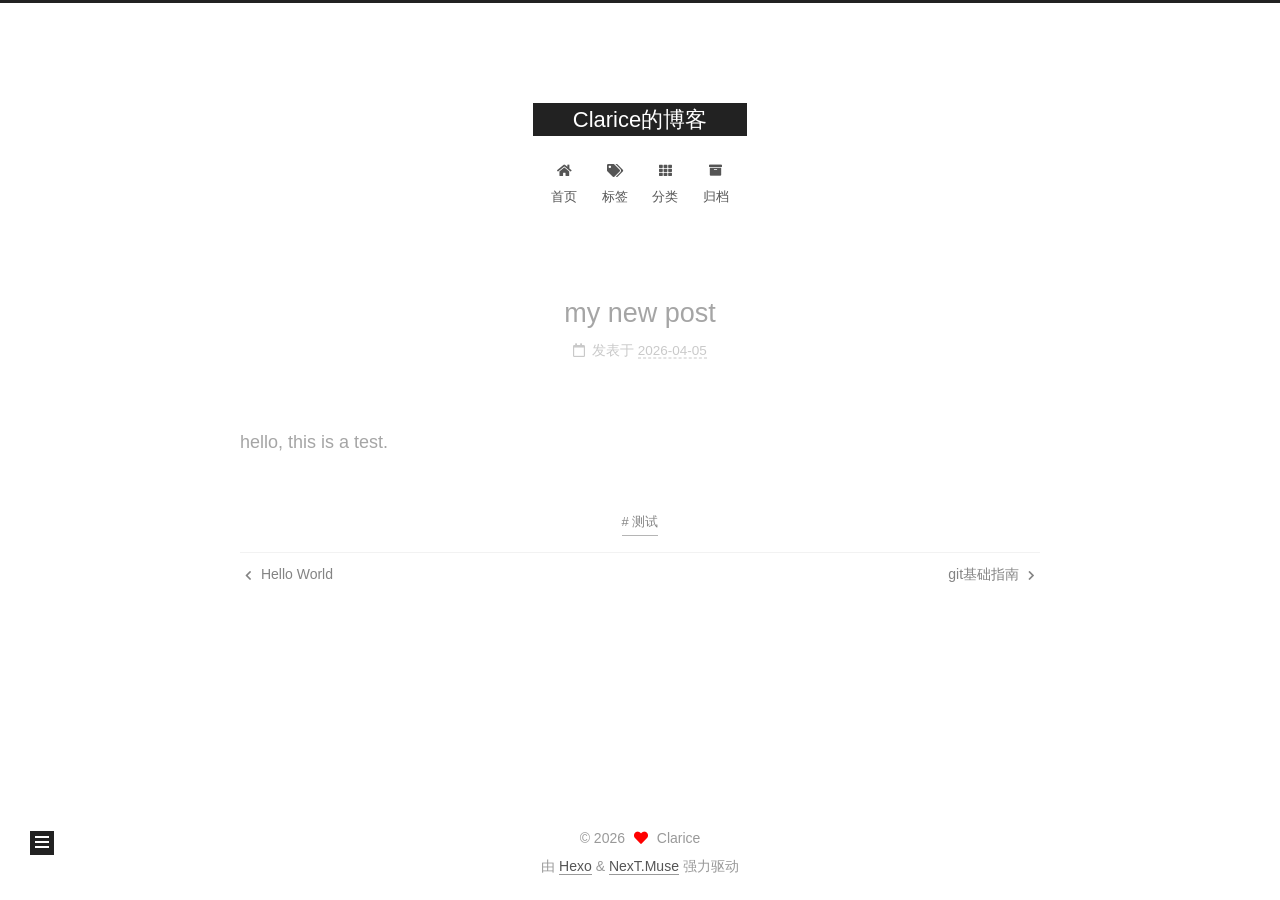
<file: 2026/04/05/my-new-post/index.html>
<!DOCTYPE html>
<html lang="zh-CN">
<head>
  <meta charset="UTF-8">
<meta name="viewport" content="width=device-width, initial-scale=1, maximum-scale=2">
<meta name="theme-color" content="#222">
<meta name="generator" content="Hexo 8.1.1">
  <link rel="apple-touch-icon" sizes="180x180" href="/images/apple-touch-icon-next.png">
  <link rel="icon" type="image/png" sizes="32x32" href="/images/favicon-32x32-next.png">
  <link rel="icon" type="image/png" sizes="16x16" href="/images/favicon-16x16-next.png">
  <link rel="mask-icon" href="/images/logo.svg" color="#222">

<link rel="stylesheet" href="/css/main.css">


<link rel="stylesheet" href="/lib/font-awesome/css/all.min.css">

<script id="hexo-configurations">
    var NexT = window.NexT || {};
    var CONFIG = {"hostname":"example.com","root":"/","scheme":"Muse","version":"7.8.0","exturl":false,"sidebar":{"position":"left","display":"post","padding":18,"offset":12,"onmobile":false},"copycode":{"enable":false,"show_result":false,"style":null},"back2top":{"enable":true,"sidebar":false,"scrollpercent":false},"bookmark":{"enable":false,"color":"#222","save":"auto"},"fancybox":false,"mediumzoom":false,"lazyload":false,"pangu":false,"comments":{"style":"tabs","active":null,"storage":true,"lazyload":false,"nav":null},"algolia":{"hits":{"per_page":10},"labels":{"input_placeholder":"Search for Posts","hits_empty":"We didn't find any results for the search: ${query}","hits_stats":"${hits} results found in ${time} ms"}},"localsearch":{"enable":false,"trigger":"auto","top_n_per_article":1,"unescape":false,"preload":false},"motion":{"enable":true,"async":false,"transition":{"post_block":"fadeIn","post_header":"slideDownIn","post_body":"slideDownIn","coll_header":"slideLeftIn","sidebar":"slideUpIn"}}};
  </script>

  <meta name="description" content="hello, this is a test.">
<meta property="og:type" content="article">
<meta property="og:title" content="my new post">
<meta property="og:url" content="http://example.com/2026/04/05/my-new-post/index.html">
<meta property="og:site_name" content="Clarice的博客">
<meta property="og:description" content="hello, this is a test.">
<meta property="og:locale" content="zh_CN">
<meta property="article:published_time" content="2026-04-05T02:09:16.000Z">
<meta property="article:modified_time" content="2026-04-05T02:46:46.565Z">
<meta property="article:author" content="Clarice">
<meta property="article:tag" content="测试">
<meta name="twitter:card" content="summary">

<link rel="canonical" href="http://example.com/2026/04/05/my-new-post/">


<script id="page-configurations">
  // https://hexo.io/docs/variables.html
  CONFIG.page = {
    sidebar: "",
    isHome : false,
    isPost : true,
    lang   : 'zh-CN'
  };
</script>

  <title>my new post | Clarice的博客</title>
  






  <noscript>
  <style>
  .use-motion .brand,
  .use-motion .menu-item,
  .sidebar-inner,
  .use-motion .post-block,
  .use-motion .pagination,
  .use-motion .comments,
  .use-motion .post-header,
  .use-motion .post-body,
  .use-motion .collection-header { opacity: initial; }

  .use-motion .site-title,
  .use-motion .site-subtitle {
    opacity: initial;
    top: initial;
  }

  .use-motion .logo-line-before i { left: initial; }
  .use-motion .logo-line-after i { right: initial; }
  </style>
</noscript>

</head>

<body itemscope itemtype="http://schema.org/WebPage">
  <div class="container use-motion">
    <div class="headband"></div>

    <header class="header" itemscope itemtype="http://schema.org/WPHeader">
      <div class="header-inner"><div class="site-brand-container">
  <div class="site-nav-toggle">
    <div class="toggle" aria-label="切换导航栏">
      <span class="toggle-line toggle-line-first"></span>
      <span class="toggle-line toggle-line-middle"></span>
      <span class="toggle-line toggle-line-last"></span>
    </div>
  </div>

  <div class="site-meta">

    <a href="/" class="brand" rel="start">
      <span class="logo-line-before"><i></i></span>
      <h1 class="site-title">Clarice的博客</h1>
      <span class="logo-line-after"><i></i></span>
    </a>
  </div>

  <div class="site-nav-right">
    <div class="toggle popup-trigger">
    </div>
  </div>
</div>




<nav class="site-nav">
  <ul id="menu" class="main-menu menu">
        <li class="menu-item menu-item-home">

    <a href="/" rel="section"><i class="fa fa-home fa-fw"></i>首页</a>

  </li>
        <li class="menu-item menu-item-tags">

    <a href="/tags/" rel="section"><i class="fa fa-tags fa-fw"></i>标签</a>

  </li>
        <li class="menu-item menu-item-categories">

    <a href="/categories/" rel="section"><i class="fa fa-th fa-fw"></i>分类</a>

  </li>
        <li class="menu-item menu-item-archives">

    <a href="/archives/" rel="section"><i class="fa fa-archive fa-fw"></i>归档</a>

  </li>
  </ul>
</nav>




</div>
    </header>

    
  <div class="back-to-top">
    <i class="fa fa-arrow-up"></i>
    <span>0%</span>
  </div>


    <main class="main">
      <div class="main-inner">
        <div class="content-wrap">
          

          <div class="content post posts-expand">
            

    
  
  
  <article itemscope itemtype="http://schema.org/Article" class="post-block" lang="zh-CN">
    <link itemprop="mainEntityOfPage" href="http://example.com/2026/04/05/my-new-post/">

    <span hidden itemprop="author" itemscope itemtype="http://schema.org/Person">
      <meta itemprop="image" content="/images/avatar.jpg">
      <meta itemprop="name" content="Clarice">
      <meta itemprop="description" content="">
    </span>

    <span hidden itemprop="publisher" itemscope itemtype="http://schema.org/Organization">
      <meta itemprop="name" content="Clarice的博客">
    </span>
      <header class="post-header">
        <h1 class="post-title" itemprop="name headline">
          my new post
        </h1>

        <div class="post-meta">
            <span class="post-meta-item">
              <span class="post-meta-item-icon">
                <i class="far fa-calendar"></i>
              </span>
              <span class="post-meta-item-text">发表于</span>
              

              <time title="创建时间：2026-04-05 10:09:16 / 修改时间：10:46:46" itemprop="dateCreated datePublished" datetime="2026-04-05T10:09:16+08:00">2026-04-05</time>
            </span>

          

        </div>
      </header>

    
    
    
    <div class="post-body" itemprop="articleBody">

      
        <p>hello, this is a test.</p>

    </div>

    
    
    

      <footer class="post-footer">
          <div class="post-tags">
              <a href="/tags/%E6%B5%8B%E8%AF%95/" rel="tag"># 测试</a>
          </div>

        


        
    <div class="post-nav">
      <div class="post-nav-item">
    <a href="/2026/04/04/hello-world/" rel="prev" title="Hello World">
      <i class="fa fa-chevron-left"></i> Hello World
    </a></div>
      <div class="post-nav-item">
    <a href="/2026/04/06/git/" rel="next" title="git基础指南">
      git基础指南 <i class="fa fa-chevron-right"></i>
    </a></div>
    </div>
      </footer>
    
  </article>
  
  
  



          </div>
          

<script>
  window.addEventListener('tabs:register', () => {
    let { activeClass } = CONFIG.comments;
    if (CONFIG.comments.storage) {
      activeClass = localStorage.getItem('comments_active') || activeClass;
    }
    if (activeClass) {
      let activeTab = document.querySelector(`a[href="#comment-${activeClass}"]`);
      if (activeTab) {
        activeTab.click();
      }
    }
  });
  if (CONFIG.comments.storage) {
    window.addEventListener('tabs:click', event => {
      if (!event.target.matches('.tabs-comment .tab-content .tab-pane')) return;
      let commentClass = event.target.classList[1];
      localStorage.setItem('comments_active', commentClass);
    });
  }
</script>

        </div>
          
  
  <div class="toggle sidebar-toggle">
    <span class="toggle-line toggle-line-first"></span>
    <span class="toggle-line toggle-line-middle"></span>
    <span class="toggle-line toggle-line-last"></span>
  </div>

  <aside class="sidebar">
    <div class="sidebar-inner">

      <ul class="sidebar-nav motion-element">
        <li class="sidebar-nav-toc">
          文章目录
        </li>
        <li class="sidebar-nav-overview">
          站点概览
        </li>
      </ul>

      <!--noindex-->
      <div class="post-toc-wrap sidebar-panel">
      </div>
      <!--/noindex-->

      <div class="site-overview-wrap sidebar-panel">
        <div class="site-author motion-element" itemprop="author" itemscope itemtype="http://schema.org/Person">
    <img class="site-author-image" itemprop="image" alt="Clarice"
      src="/images/avatar.jpg">
  <p class="site-author-name" itemprop="name">Clarice</p>
  <div class="site-description" itemprop="description"></div>
</div>
<div class="site-state-wrap motion-element">
  <nav class="site-state">
      <div class="site-state-item site-state-posts">
          <a href="/archives/">
        
          <span class="site-state-item-count">4</span>
          <span class="site-state-item-name">日志</span>
        </a>
      </div>
      <div class="site-state-item site-state-categories">
            <a href="/categories/">
          
        <span class="site-state-item-count">1</span>
        <span class="site-state-item-name">分类</span></a>
      </div>
      <div class="site-state-item site-state-tags">
            <a href="/tags/">
          
        <span class="site-state-item-count">3</span>
        <span class="site-state-item-name">标签</span></a>
      </div>
  </nav>
</div>



      </div>

    </div>
  </aside>
  <div id="sidebar-dimmer"></div>


      </div>
    </main>

    <footer class="footer">
      <div class="footer-inner">
        

        

<div class="copyright">
  
  &copy; 
  <span itemprop="copyrightYear">2026</span>
  <span class="with-love">
    <i class="fa fa-heart"></i>
  </span>
  <span class="author" itemprop="copyrightHolder">Clarice</span>
</div>
  <div class="powered-by">由 <a href="https://hexo.io/" class="theme-link" rel="noopener" target="_blank">Hexo</a> & <a href="https://muse.theme-next.org/" class="theme-link" rel="noopener" target="_blank">NexT.Muse</a> 强力驱动
  </div>

        








      </div>
    </footer>
  </div>

  
  <script src="/lib/anime.min.js"></script>
  <script src="/lib/velocity/velocity.min.js"></script>
  <script src="/lib/velocity/velocity.ui.min.js"></script>

<script src="/js/utils.js"></script>

<script src="/js/motion.js"></script>


<script src="/js/schemes/muse.js"></script>


<script src="/js/next-boot.js"></script>




  















  

  

</body>
</html>
</file>
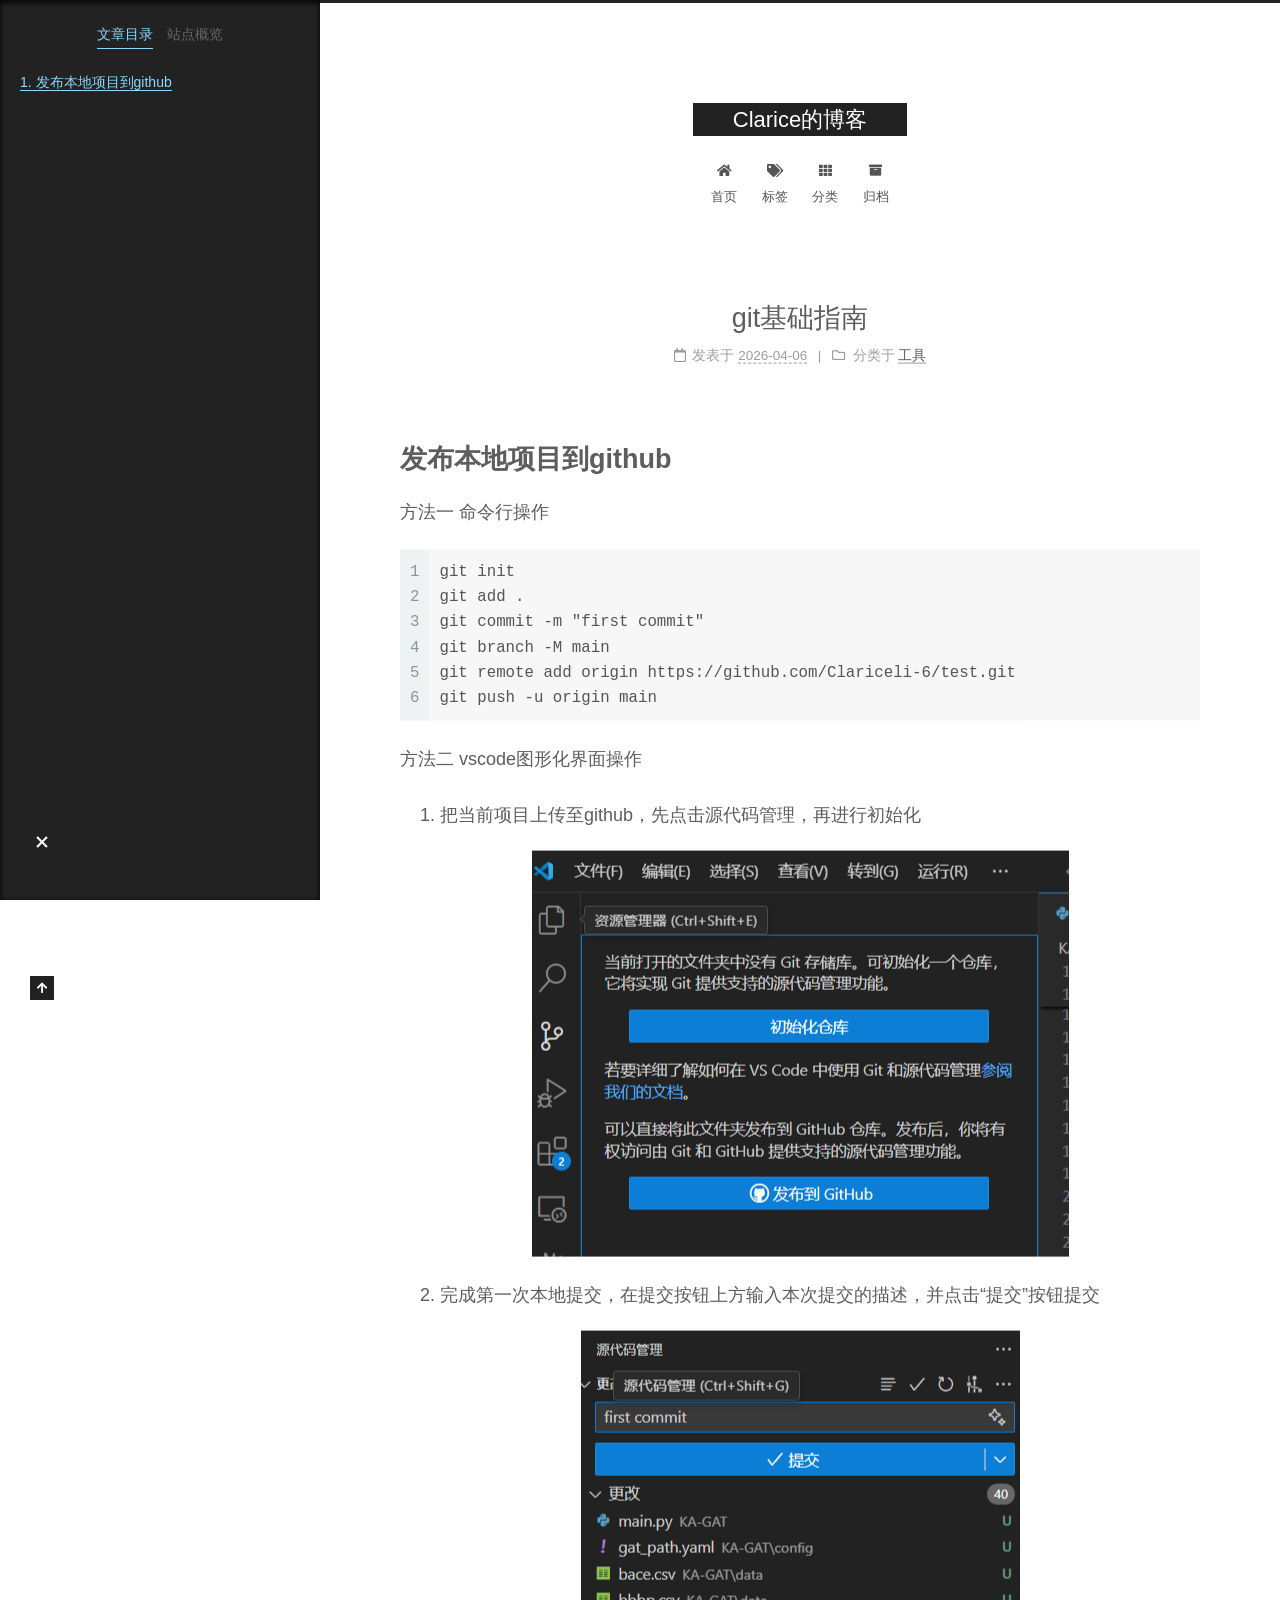
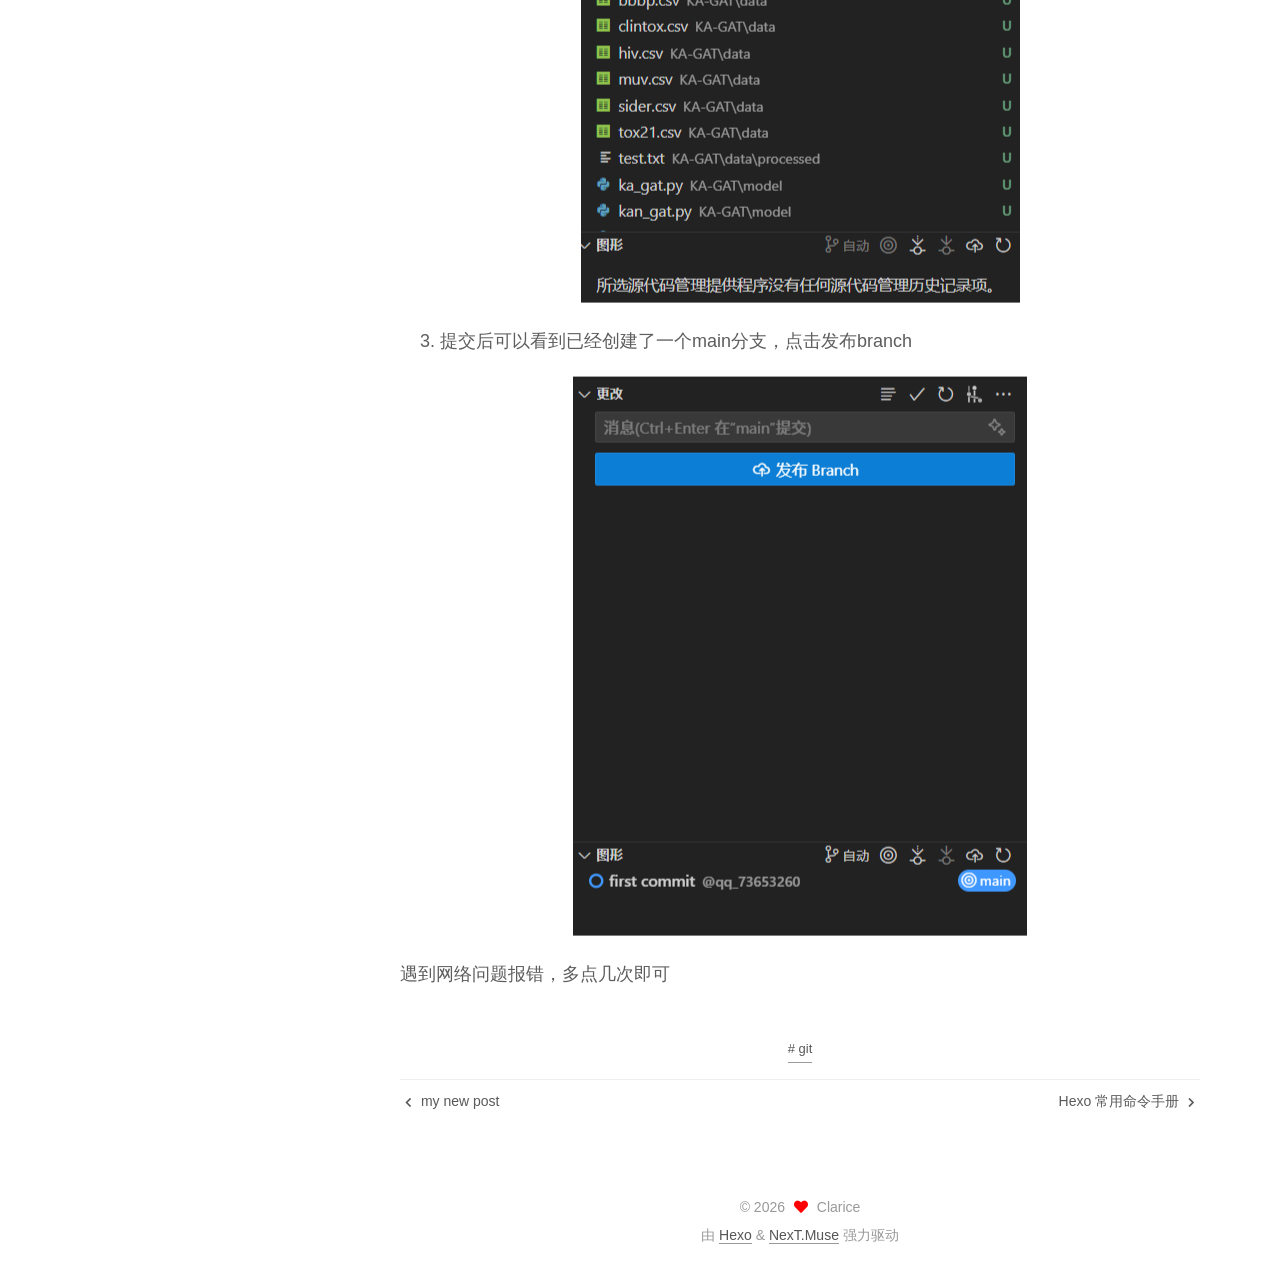
<file: 2026/04/06/git/index.html>
<!DOCTYPE html>
<html lang="zh-CN">
<head>
  <meta charset="UTF-8">
<meta name="viewport" content="width=device-width, initial-scale=1, maximum-scale=2">
<meta name="theme-color" content="#222">
<meta name="generator" content="Hexo 8.1.1">
  <link rel="apple-touch-icon" sizes="180x180" href="/images/apple-touch-icon-next.png">
  <link rel="icon" type="image/png" sizes="32x32" href="/images/favicon-32x32-next.png">
  <link rel="icon" type="image/png" sizes="16x16" href="/images/favicon-16x16-next.png">
  <link rel="mask-icon" href="/images/logo.svg" color="#222">

<link rel="stylesheet" href="/css/main.css">


<link rel="stylesheet" href="/lib/font-awesome/css/all.min.css">

<script id="hexo-configurations">
    var NexT = window.NexT || {};
    var CONFIG = {"hostname":"example.com","root":"/","scheme":"Muse","version":"7.8.0","exturl":false,"sidebar":{"position":"left","display":"post","padding":18,"offset":12,"onmobile":false},"copycode":{"enable":false,"show_result":false,"style":null},"back2top":{"enable":true,"sidebar":false,"scrollpercent":false},"bookmark":{"enable":false,"color":"#222","save":"auto"},"fancybox":false,"mediumzoom":false,"lazyload":false,"pangu":false,"comments":{"style":"tabs","active":null,"storage":true,"lazyload":false,"nav":null},"algolia":{"hits":{"per_page":10},"labels":{"input_placeholder":"Search for Posts","hits_empty":"We didn't find any results for the search: ${query}","hits_stats":"${hits} results found in ${time} ms"}},"localsearch":{"enable":false,"trigger":"auto","top_n_per_article":1,"unescape":false,"preload":false},"motion":{"enable":true,"async":false,"transition":{"post_block":"fadeIn","post_header":"slideDownIn","post_body":"slideDownIn","coll_header":"slideLeftIn","sidebar":"slideUpIn"}}};
  </script>

  <meta name="description" content="发布本地项目到github方法一 命令行操作 123456git initgit add .git commit -m &quot;first commit&quot;git branch -M maingit remote add origin https:&#x2F;&#x2F;github.com&#x2F;Clariceli-6&#x2F;test.gitgit push -u origin main 方法二 vscode图形化">
<meta property="og:type" content="article">
<meta property="og:title" content="git基础指南">
<meta property="og:url" content="http://example.com/2026/04/06/git/index.html">
<meta property="og:site_name" content="Clarice的博客">
<meta property="og:description" content="发布本地项目到github方法一 命令行操作 123456git initgit add .git commit -m &quot;first commit&quot;git branch -M maingit remote add origin https:&#x2F;&#x2F;github.com&#x2F;Clariceli-6&#x2F;test.gitgit push -u origin main 方法二 vscode图形化">
<meta property="og:locale" content="zh_CN">
<meta property="og:image" content="http://example.com/2026/04/06/git/1.png">
<meta property="og:image" content="http://example.com/2026/04/06/git/2.png">
<meta property="og:image" content="http://example.com/2026/04/06/git/3.png">
<meta property="article:published_time" content="2026-04-05T16:00:00.000Z">
<meta property="article:modified_time" content="2026-04-06T14:18:08.490Z">
<meta property="article:author" content="Clarice">
<meta property="article:tag" content="git">
<meta name="twitter:card" content="summary">
<meta name="twitter:image" content="http://example.com/2026/04/06/git/1.png">

<link rel="canonical" href="http://example.com/2026/04/06/git/">


<script id="page-configurations">
  // https://hexo.io/docs/variables.html
  CONFIG.page = {
    sidebar: "",
    isHome : false,
    isPost : true,
    lang   : 'zh-CN'
  };
</script>

  <title>git基础指南 | Clarice的博客</title>
  






  <noscript>
  <style>
  .use-motion .brand,
  .use-motion .menu-item,
  .sidebar-inner,
  .use-motion .post-block,
  .use-motion .pagination,
  .use-motion .comments,
  .use-motion .post-header,
  .use-motion .post-body,
  .use-motion .collection-header { opacity: initial; }

  .use-motion .site-title,
  .use-motion .site-subtitle {
    opacity: initial;
    top: initial;
  }

  .use-motion .logo-line-before i { left: initial; }
  .use-motion .logo-line-after i { right: initial; }
  </style>
</noscript>

</head>

<body itemscope itemtype="http://schema.org/WebPage">
  <div class="container use-motion">
    <div class="headband"></div>

    <header class="header" itemscope itemtype="http://schema.org/WPHeader">
      <div class="header-inner"><div class="site-brand-container">
  <div class="site-nav-toggle">
    <div class="toggle" aria-label="切换导航栏">
      <span class="toggle-line toggle-line-first"></span>
      <span class="toggle-line toggle-line-middle"></span>
      <span class="toggle-line toggle-line-last"></span>
    </div>
  </div>

  <div class="site-meta">

    <a href="/" class="brand" rel="start">
      <span class="logo-line-before"><i></i></span>
      <h1 class="site-title">Clarice的博客</h1>
      <span class="logo-line-after"><i></i></span>
    </a>
  </div>

  <div class="site-nav-right">
    <div class="toggle popup-trigger">
    </div>
  </div>
</div>




<nav class="site-nav">
  <ul id="menu" class="main-menu menu">
        <li class="menu-item menu-item-home">

    <a href="/" rel="section"><i class="fa fa-home fa-fw"></i>首页</a>

  </li>
        <li class="menu-item menu-item-tags">

    <a href="/tags/" rel="section"><i class="fa fa-tags fa-fw"></i>标签</a>

  </li>
        <li class="menu-item menu-item-categories">

    <a href="/categories/" rel="section"><i class="fa fa-th fa-fw"></i>分类</a>

  </li>
        <li class="menu-item menu-item-archives">

    <a href="/archives/" rel="section"><i class="fa fa-archive fa-fw"></i>归档</a>

  </li>
  </ul>
</nav>




</div>
    </header>

    
  <div class="back-to-top">
    <i class="fa fa-arrow-up"></i>
    <span>0%</span>
  </div>


    <main class="main">
      <div class="main-inner">
        <div class="content-wrap">
          

          <div class="content post posts-expand">
            

    
  
  
  <article itemscope itemtype="http://schema.org/Article" class="post-block" lang="zh-CN">
    <link itemprop="mainEntityOfPage" href="http://example.com/2026/04/06/git/">

    <span hidden itemprop="author" itemscope itemtype="http://schema.org/Person">
      <meta itemprop="image" content="/images/avatar.jpg">
      <meta itemprop="name" content="Clarice">
      <meta itemprop="description" content="">
    </span>

    <span hidden itemprop="publisher" itemscope itemtype="http://schema.org/Organization">
      <meta itemprop="name" content="Clarice的博客">
    </span>
      <header class="post-header">
        <h1 class="post-title" itemprop="name headline">
          git基础指南
        </h1>

        <div class="post-meta">
            <span class="post-meta-item">
              <span class="post-meta-item-icon">
                <i class="far fa-calendar"></i>
              </span>
              <span class="post-meta-item-text">发表于</span>
              

              <time title="创建时间：2026-04-06 00:00:00 / 修改时间：22:18:08" itemprop="dateCreated datePublished" datetime="2026-04-06T00:00:00+08:00">2026-04-06</time>
            </span>
            <span class="post-meta-item">
              <span class="post-meta-item-icon">
                <i class="far fa-folder"></i>
              </span>
              <span class="post-meta-item-text">分类于</span>
                <span itemprop="about" itemscope itemtype="http://schema.org/Thing">
                  <a href="/categories/%E5%B7%A5%E5%85%B7/" itemprop="url" rel="index"><span itemprop="name">工具</span></a>
                </span>
            </span>

          

        </div>
      </header>

    
    
    
    <div class="post-body" itemprop="articleBody">

      
        <h1 id="发布本地项目到github"><a href="#发布本地项目到github" class="headerlink" title="发布本地项目到github"></a>发布本地项目到github</h1><p>方法一 命令行操作</p>
<figure class="highlight plaintext"><table><tr><td class="gutter"><pre><span class="line">1</span><br><span class="line">2</span><br><span class="line">3</span><br><span class="line">4</span><br><span class="line">5</span><br><span class="line">6</span><br></pre></td><td class="code"><pre><span class="line">git init</span><br><span class="line">git add .</span><br><span class="line">git commit -m &quot;first commit&quot;</span><br><span class="line">git branch -M main</span><br><span class="line">git remote add origin https://github.com/Clariceli-6/test.git</span><br><span class="line">git push -u origin main</span><br></pre></td></tr></table></figure>
<p>方法二 vscode图形化界面操作</p>
<ol>
<li>把当前项目上传至github，先点击源代码管理，再进行初始化</li>
</ol>
<img src="/2026/04/06/git/1.png" class="">
<ol start="2">
<li>完成第一次本地提交，在提交按钮上方输入本次提交的描述，并点击“提交”按钮提交</li>
</ol>
<img src="/2026/04/06/git/2.png" class="" title="test">
<ol start="3">
<li>提交后可以看到已经创建了一个main分支，点击发布branch</li>
</ol>
<img src="/2026/04/06/git/3.png" class="">
<p>遇到网络问题报错，多点几次即可</p>

    </div>

    
    
    

      <footer class="post-footer">
          <div class="post-tags">
              <a href="/tags/git/" rel="tag"># git</a>
          </div>

        


        
    <div class="post-nav">
      <div class="post-nav-item">
    <a href="/2026/04/05/my-new-post/" rel="prev" title="my new post">
      <i class="fa fa-chevron-left"></i> my new post
    </a></div>
      <div class="post-nav-item">
    <a href="/2026/04/06/hexo-commands/" rel="next" title="Hexo 常用命令手册">
      Hexo 常用命令手册 <i class="fa fa-chevron-right"></i>
    </a></div>
    </div>
      </footer>
    
  </article>
  
  
  



          </div>
          

<script>
  window.addEventListener('tabs:register', () => {
    let { activeClass } = CONFIG.comments;
    if (CONFIG.comments.storage) {
      activeClass = localStorage.getItem('comments_active') || activeClass;
    }
    if (activeClass) {
      let activeTab = document.querySelector(`a[href="#comment-${activeClass}"]`);
      if (activeTab) {
        activeTab.click();
      }
    }
  });
  if (CONFIG.comments.storage) {
    window.addEventListener('tabs:click', event => {
      if (!event.target.matches('.tabs-comment .tab-content .tab-pane')) return;
      let commentClass = event.target.classList[1];
      localStorage.setItem('comments_active', commentClass);
    });
  }
</script>

        </div>
          
  
  <div class="toggle sidebar-toggle">
    <span class="toggle-line toggle-line-first"></span>
    <span class="toggle-line toggle-line-middle"></span>
    <span class="toggle-line toggle-line-last"></span>
  </div>

  <aside class="sidebar">
    <div class="sidebar-inner">

      <ul class="sidebar-nav motion-element">
        <li class="sidebar-nav-toc">
          文章目录
        </li>
        <li class="sidebar-nav-overview">
          站点概览
        </li>
      </ul>

      <!--noindex-->
      <div class="post-toc-wrap sidebar-panel">
          <div class="post-toc motion-element"><ol class="nav"><li class="nav-item nav-level-1"><a class="nav-link" href="#%E5%8F%91%E5%B8%83%E6%9C%AC%E5%9C%B0%E9%A1%B9%E7%9B%AE%E5%88%B0github"><span class="nav-number">1.</span> <span class="nav-text">发布本地项目到github</span></a></li></ol></div>
      </div>
      <!--/noindex-->

      <div class="site-overview-wrap sidebar-panel">
        <div class="site-author motion-element" itemprop="author" itemscope itemtype="http://schema.org/Person">
    <img class="site-author-image" itemprop="image" alt="Clarice"
      src="/images/avatar.jpg">
  <p class="site-author-name" itemprop="name">Clarice</p>
  <div class="site-description" itemprop="description"></div>
</div>
<div class="site-state-wrap motion-element">
  <nav class="site-state">
      <div class="site-state-item site-state-posts">
          <a href="/archives/">
        
          <span class="site-state-item-count">4</span>
          <span class="site-state-item-name">日志</span>
        </a>
      </div>
      <div class="site-state-item site-state-categories">
            <a href="/categories/">
          
        <span class="site-state-item-count">1</span>
        <span class="site-state-item-name">分类</span></a>
      </div>
      <div class="site-state-item site-state-tags">
            <a href="/tags/">
          
        <span class="site-state-item-count">3</span>
        <span class="site-state-item-name">标签</span></a>
      </div>
  </nav>
</div>



      </div>

    </div>
  </aside>
  <div id="sidebar-dimmer"></div>


      </div>
    </main>

    <footer class="footer">
      <div class="footer-inner">
        

        

<div class="copyright">
  
  &copy; 
  <span itemprop="copyrightYear">2026</span>
  <span class="with-love">
    <i class="fa fa-heart"></i>
  </span>
  <span class="author" itemprop="copyrightHolder">Clarice</span>
</div>
  <div class="powered-by">由 <a href="https://hexo.io/" class="theme-link" rel="noopener" target="_blank">Hexo</a> & <a href="https://muse.theme-next.org/" class="theme-link" rel="noopener" target="_blank">NexT.Muse</a> 强力驱动
  </div>

        








      </div>
    </footer>
  </div>

  
  <script src="/lib/anime.min.js"></script>
  <script src="/lib/velocity/velocity.min.js"></script>
  <script src="/lib/velocity/velocity.ui.min.js"></script>

<script src="/js/utils.js"></script>

<script src="/js/motion.js"></script>


<script src="/js/schemes/muse.js"></script>


<script src="/js/next-boot.js"></script>




  















  

  

</body>
</html>
</file>
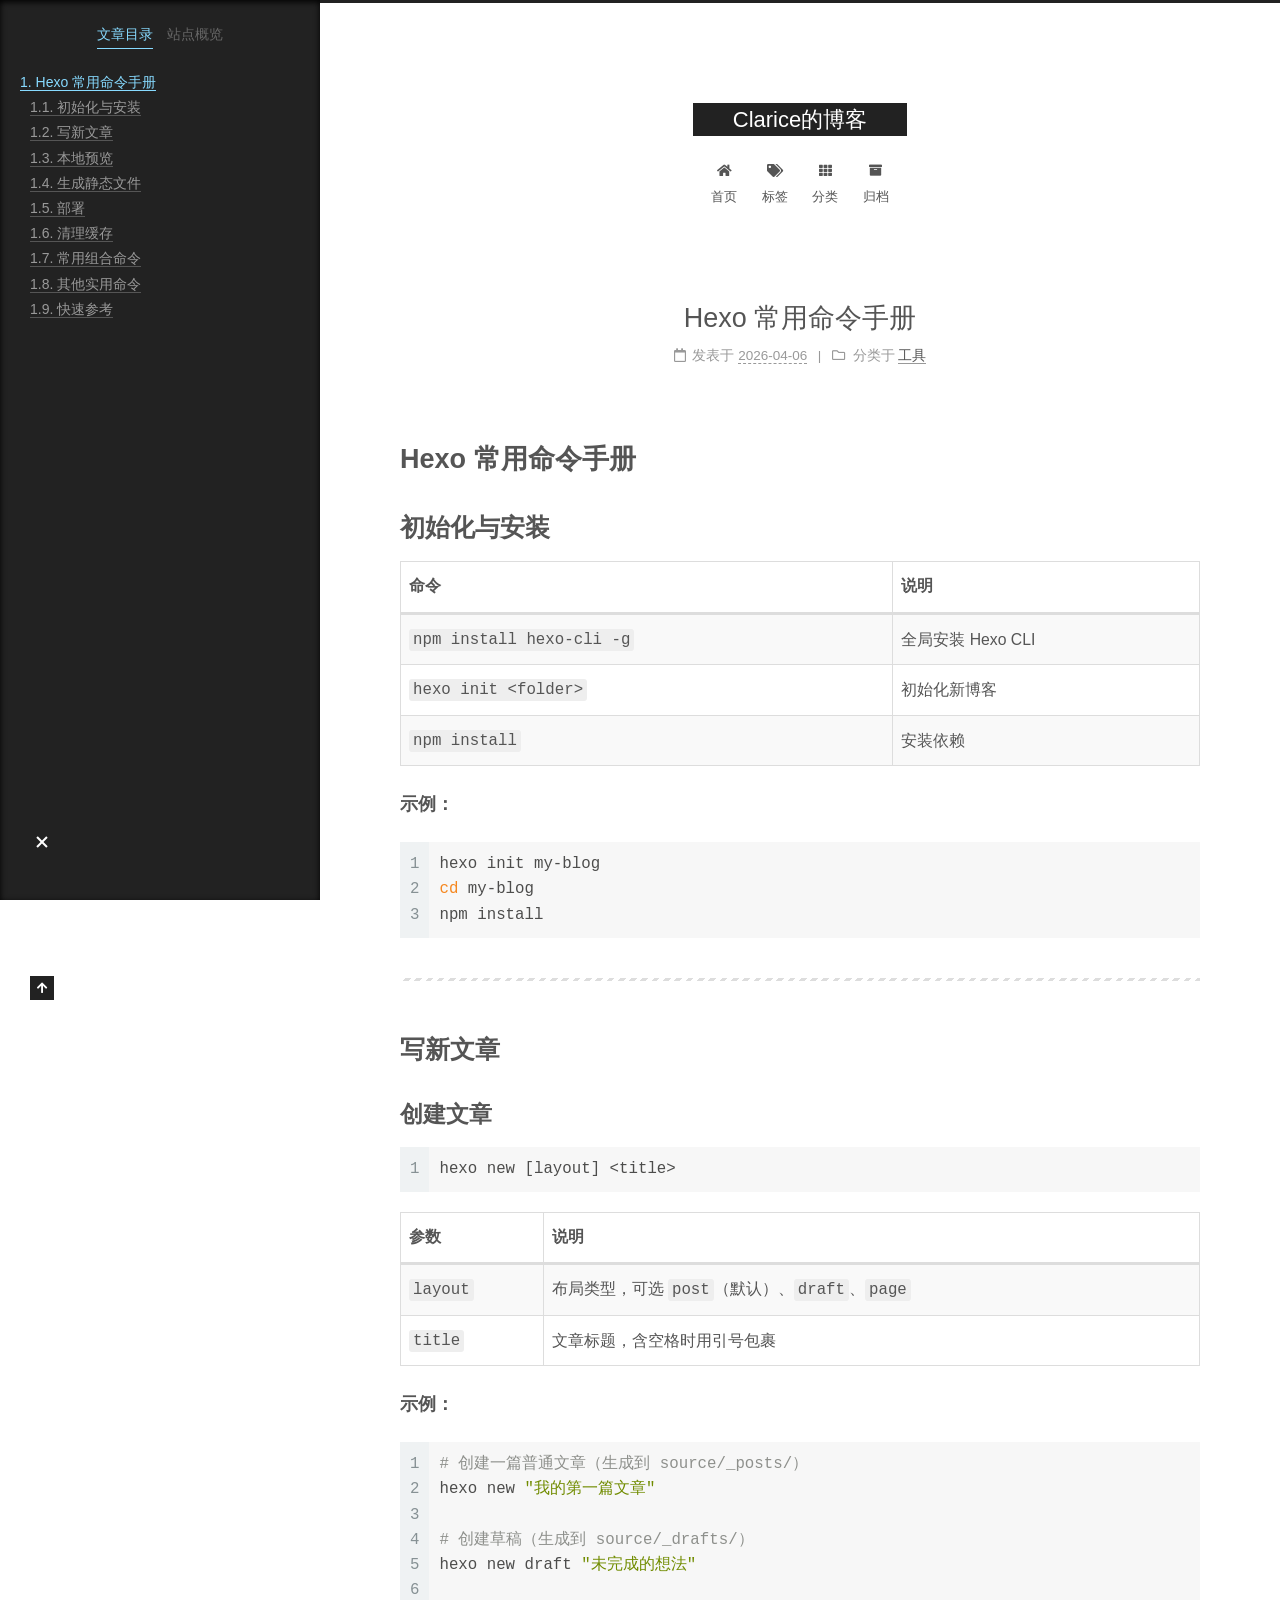
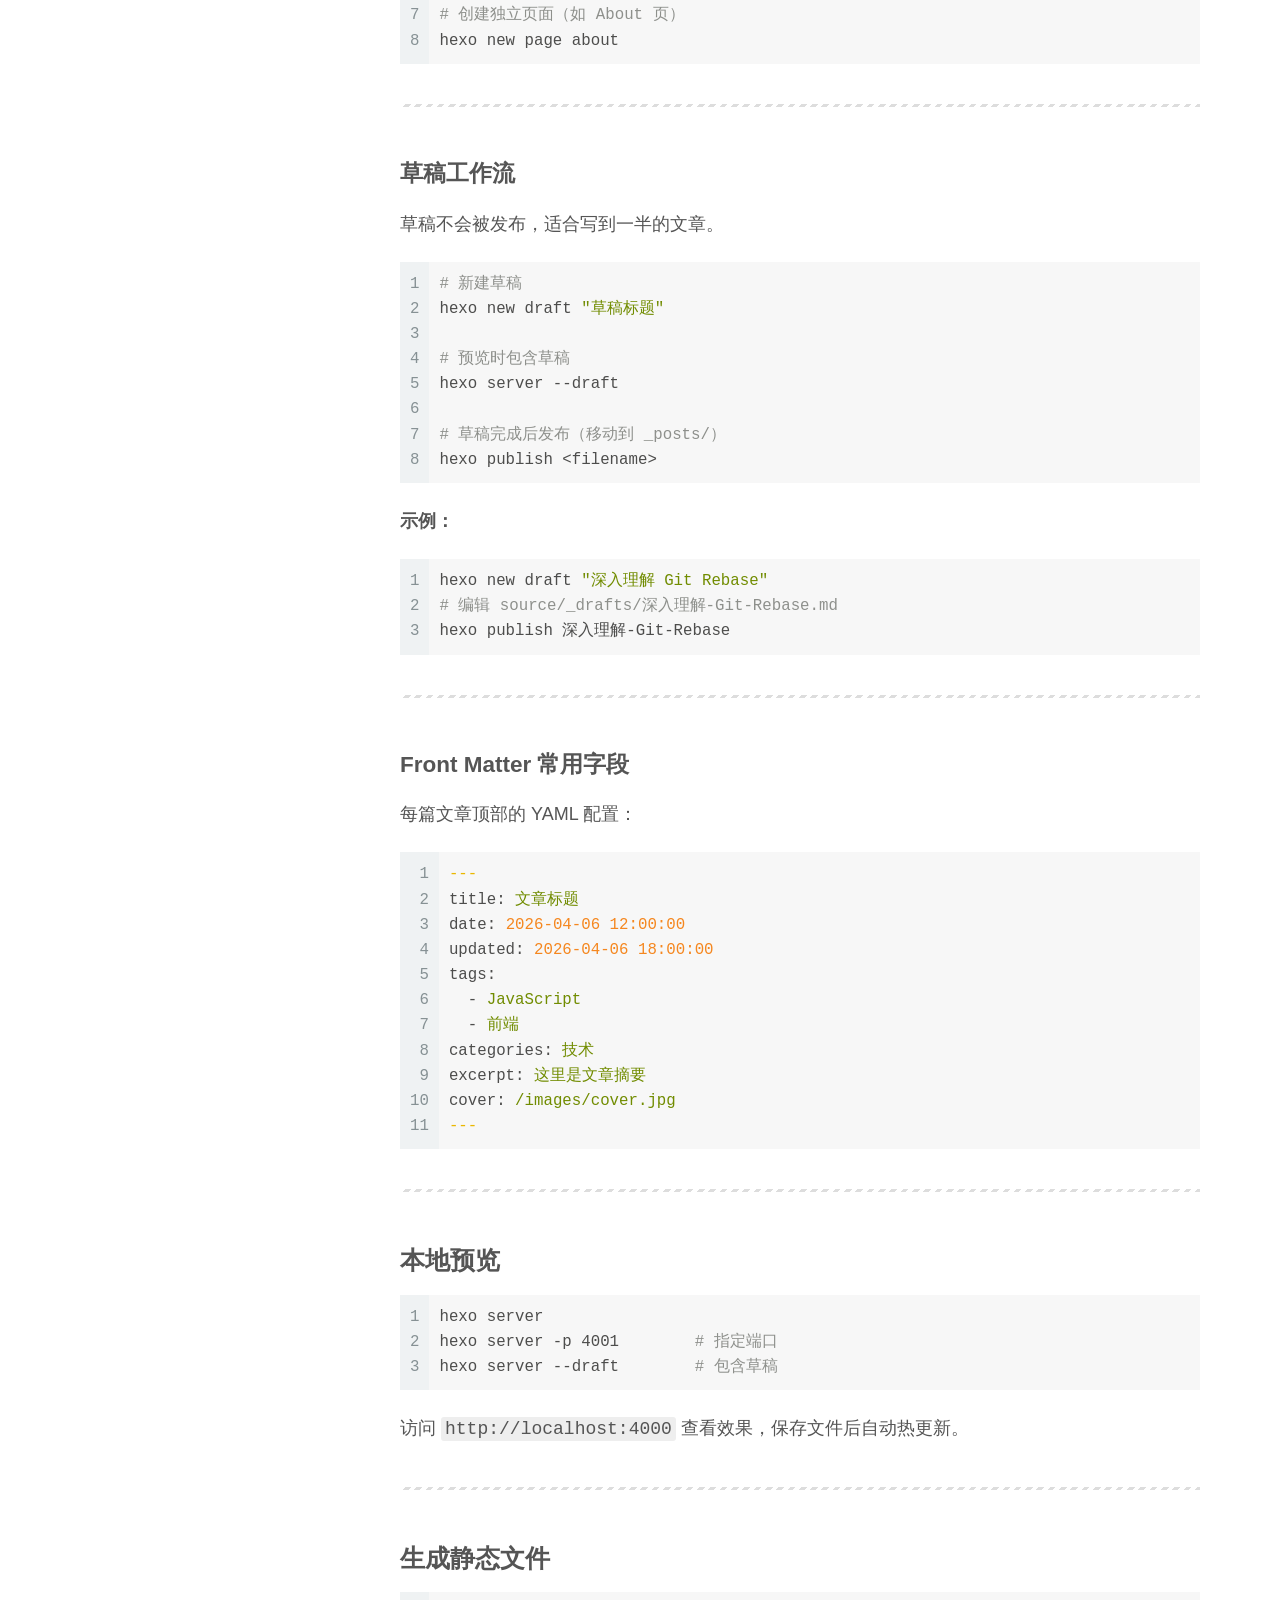
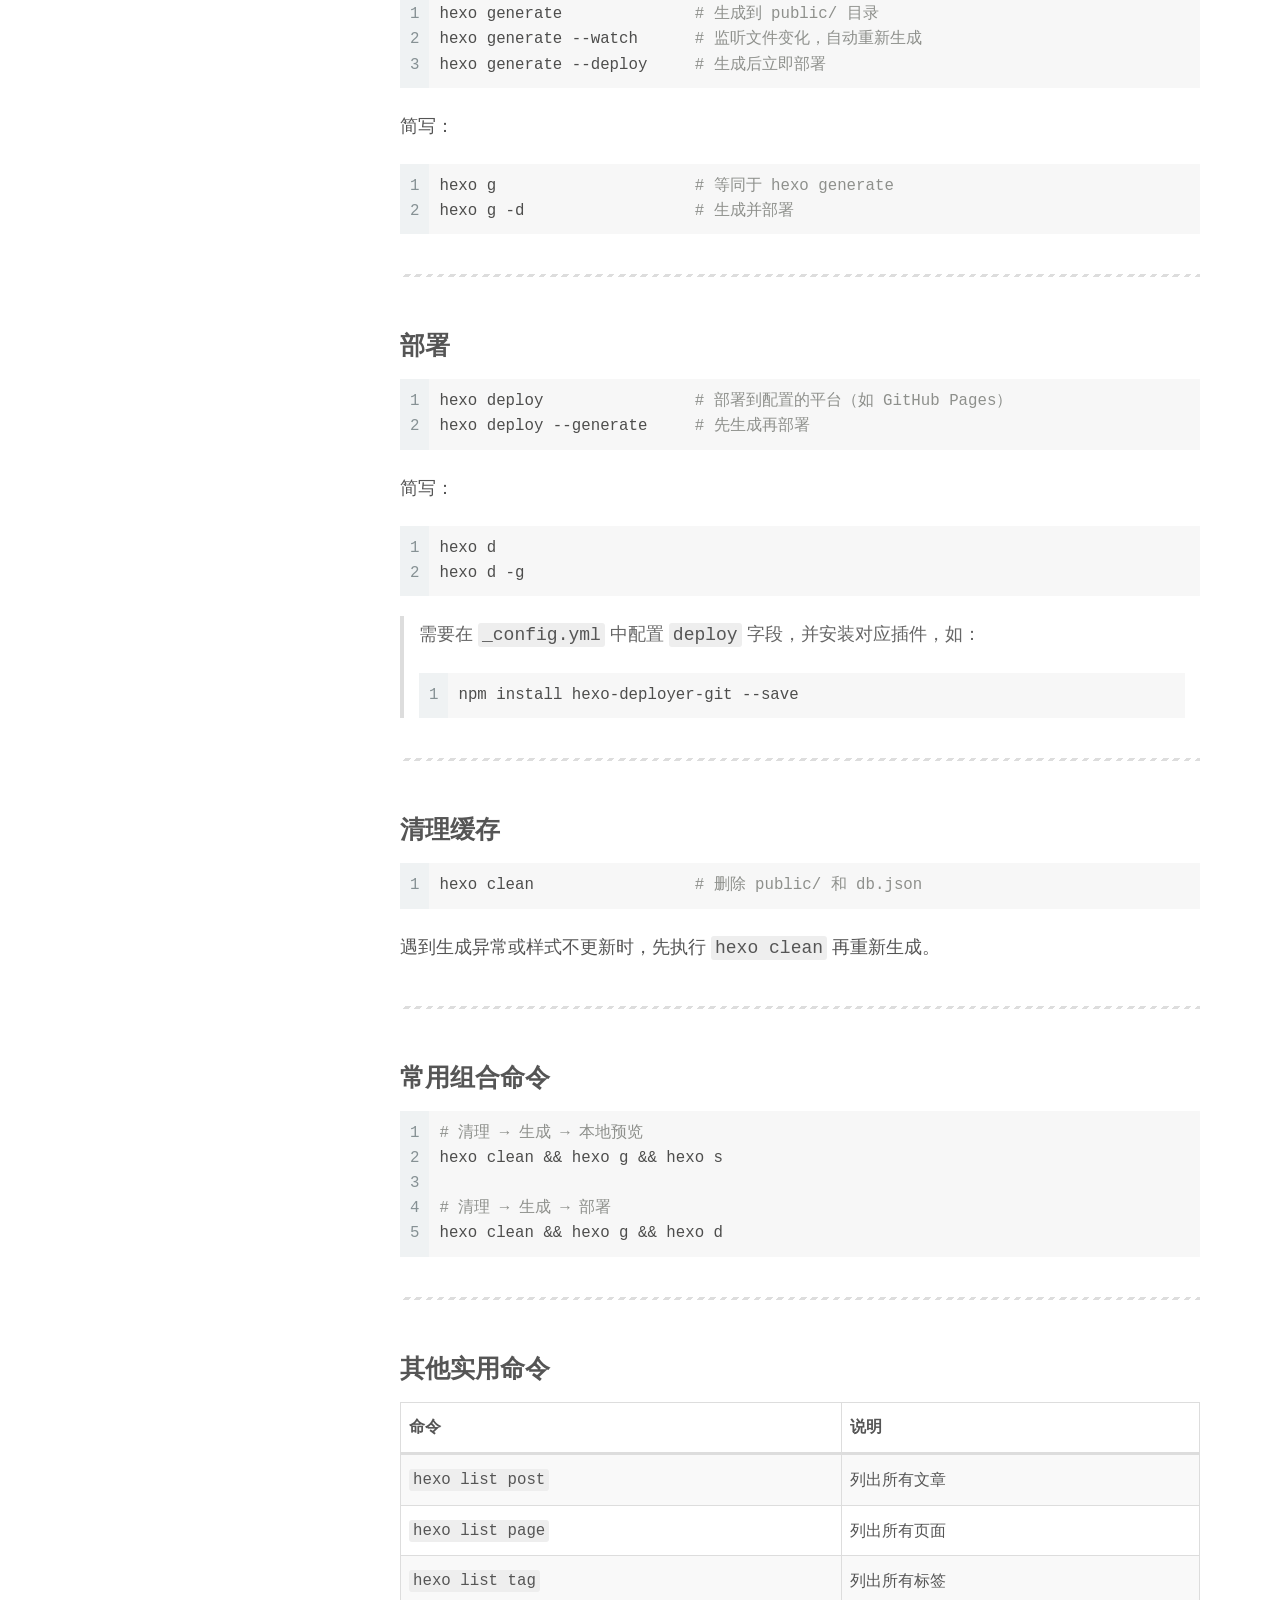
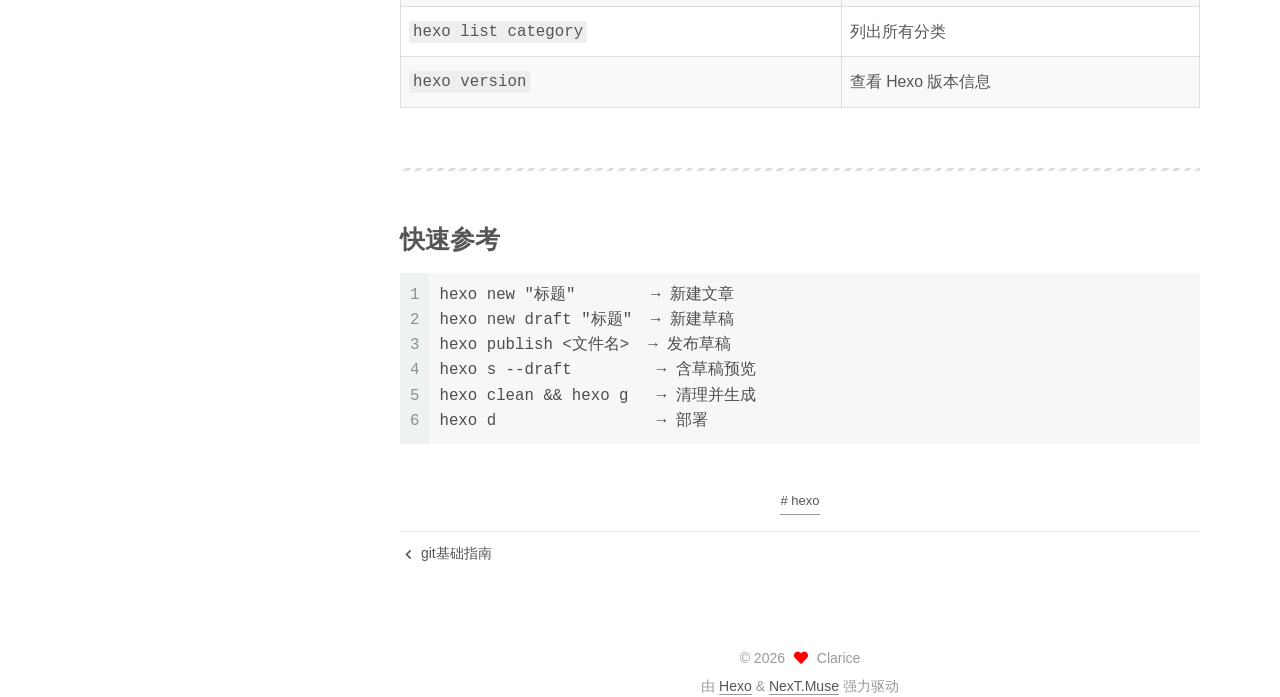
<file: 2026/04/06/hexo-commands/index.html>
<!DOCTYPE html>
<html lang="zh-CN">
<head>
  <meta charset="UTF-8">
<meta name="viewport" content="width=device-width, initial-scale=1, maximum-scale=2">
<meta name="theme-color" content="#222">
<meta name="generator" content="Hexo 8.1.1">
  <link rel="apple-touch-icon" sizes="180x180" href="/images/apple-touch-icon-next.png">
  <link rel="icon" type="image/png" sizes="32x32" href="/images/favicon-32x32-next.png">
  <link rel="icon" type="image/png" sizes="16x16" href="/images/favicon-16x16-next.png">
  <link rel="mask-icon" href="/images/logo.svg" color="#222">

<link rel="stylesheet" href="/css/main.css">


<link rel="stylesheet" href="/lib/font-awesome/css/all.min.css">

<script id="hexo-configurations">
    var NexT = window.NexT || {};
    var CONFIG = {"hostname":"example.com","root":"/","scheme":"Muse","version":"7.8.0","exturl":false,"sidebar":{"position":"left","display":"post","padding":18,"offset":12,"onmobile":false},"copycode":{"enable":false,"show_result":false,"style":null},"back2top":{"enable":true,"sidebar":false,"scrollpercent":false},"bookmark":{"enable":false,"color":"#222","save":"auto"},"fancybox":false,"mediumzoom":false,"lazyload":false,"pangu":false,"comments":{"style":"tabs","active":null,"storage":true,"lazyload":false,"nav":null},"algolia":{"hits":{"per_page":10},"labels":{"input_placeholder":"Search for Posts","hits_empty":"We didn't find any results for the search: ${query}","hits_stats":"${hits} results found in ${time} ms"}},"localsearch":{"enable":false,"trigger":"auto","top_n_per_article":1,"unescape":false,"preload":false},"motion":{"enable":true,"async":false,"transition":{"post_block":"fadeIn","post_header":"slideDownIn","post_body":"slideDownIn","coll_header":"slideLeftIn","sidebar":"slideUpIn"}}};
  </script>

  <meta name="description" content="Hexo 常用命令手册初始化与安装   命令 说明    npm install hexo-cli -g 全局安装 Hexo CLI   hexo init &lt;folder&gt; 初始化新博客   npm install 安装依赖   示例： 123hexo init my-blogcd my-blognpm install   写新文章创建文章1hexo new [layout] &amp;lt">
<meta property="og:type" content="article">
<meta property="og:title" content="Hexo 常用命令手册">
<meta property="og:url" content="http://example.com/2026/04/06/hexo-commands/index.html">
<meta property="og:site_name" content="Clarice的博客">
<meta property="og:description" content="Hexo 常用命令手册初始化与安装   命令 说明    npm install hexo-cli -g 全局安装 Hexo CLI   hexo init &lt;folder&gt; 初始化新博客   npm install 安装依赖   示例： 123hexo init my-blogcd my-blognpm install   写新文章创建文章1hexo new [layout] &amp;lt">
<meta property="og:locale" content="zh_CN">
<meta property="article:published_time" content="2026-04-05T16:00:00.000Z">
<meta property="article:modified_time" content="2026-04-06T14:19:25.634Z">
<meta property="article:author" content="Clarice">
<meta property="article:tag" content="hexo">
<meta name="twitter:card" content="summary">

<link rel="canonical" href="http://example.com/2026/04/06/hexo-commands/">


<script id="page-configurations">
  // https://hexo.io/docs/variables.html
  CONFIG.page = {
    sidebar: "",
    isHome : false,
    isPost : true,
    lang   : 'zh-CN'
  };
</script>

  <title>Hexo 常用命令手册 | Clarice的博客</title>
  






  <noscript>
  <style>
  .use-motion .brand,
  .use-motion .menu-item,
  .sidebar-inner,
  .use-motion .post-block,
  .use-motion .pagination,
  .use-motion .comments,
  .use-motion .post-header,
  .use-motion .post-body,
  .use-motion .collection-header { opacity: initial; }

  .use-motion .site-title,
  .use-motion .site-subtitle {
    opacity: initial;
    top: initial;
  }

  .use-motion .logo-line-before i { left: initial; }
  .use-motion .logo-line-after i { right: initial; }
  </style>
</noscript>

</head>

<body itemscope itemtype="http://schema.org/WebPage">
  <div class="container use-motion">
    <div class="headband"></div>

    <header class="header" itemscope itemtype="http://schema.org/WPHeader">
      <div class="header-inner"><div class="site-brand-container">
  <div class="site-nav-toggle">
    <div class="toggle" aria-label="切换导航栏">
      <span class="toggle-line toggle-line-first"></span>
      <span class="toggle-line toggle-line-middle"></span>
      <span class="toggle-line toggle-line-last"></span>
    </div>
  </div>

  <div class="site-meta">

    <a href="/" class="brand" rel="start">
      <span class="logo-line-before"><i></i></span>
      <h1 class="site-title">Clarice的博客</h1>
      <span class="logo-line-after"><i></i></span>
    </a>
  </div>

  <div class="site-nav-right">
    <div class="toggle popup-trigger">
    </div>
  </div>
</div>




<nav class="site-nav">
  <ul id="menu" class="main-menu menu">
        <li class="menu-item menu-item-home">

    <a href="/" rel="section"><i class="fa fa-home fa-fw"></i>首页</a>

  </li>
        <li class="menu-item menu-item-tags">

    <a href="/tags/" rel="section"><i class="fa fa-tags fa-fw"></i>标签</a>

  </li>
        <li class="menu-item menu-item-categories">

    <a href="/categories/" rel="section"><i class="fa fa-th fa-fw"></i>分类</a>

  </li>
        <li class="menu-item menu-item-archives">

    <a href="/archives/" rel="section"><i class="fa fa-archive fa-fw"></i>归档</a>

  </li>
  </ul>
</nav>




</div>
    </header>

    
  <div class="back-to-top">
    <i class="fa fa-arrow-up"></i>
    <span>0%</span>
  </div>


    <main class="main">
      <div class="main-inner">
        <div class="content-wrap">
          

          <div class="content post posts-expand">
            

    
  
  
  <article itemscope itemtype="http://schema.org/Article" class="post-block" lang="zh-CN">
    <link itemprop="mainEntityOfPage" href="http://example.com/2026/04/06/hexo-commands/">

    <span hidden itemprop="author" itemscope itemtype="http://schema.org/Person">
      <meta itemprop="image" content="/images/avatar.jpg">
      <meta itemprop="name" content="Clarice">
      <meta itemprop="description" content="">
    </span>

    <span hidden itemprop="publisher" itemscope itemtype="http://schema.org/Organization">
      <meta itemprop="name" content="Clarice的博客">
    </span>
      <header class="post-header">
        <h1 class="post-title" itemprop="name headline">
          Hexo 常用命令手册
        </h1>

        <div class="post-meta">
            <span class="post-meta-item">
              <span class="post-meta-item-icon">
                <i class="far fa-calendar"></i>
              </span>
              <span class="post-meta-item-text">发表于</span>
              

              <time title="创建时间：2026-04-06 00:00:00 / 修改时间：22:19:25" itemprop="dateCreated datePublished" datetime="2026-04-06T00:00:00+08:00">2026-04-06</time>
            </span>
            <span class="post-meta-item">
              <span class="post-meta-item-icon">
                <i class="far fa-folder"></i>
              </span>
              <span class="post-meta-item-text">分类于</span>
                <span itemprop="about" itemscope itemtype="http://schema.org/Thing">
                  <a href="/categories/%E5%B7%A5%E5%85%B7/" itemprop="url" rel="index"><span itemprop="name">工具</span></a>
                </span>
            </span>

          

        </div>
      </header>

    
    
    
    <div class="post-body" itemprop="articleBody">

      
        <h1 id="Hexo-常用命令手册"><a href="#Hexo-常用命令手册" class="headerlink" title="Hexo 常用命令手册"></a>Hexo 常用命令手册</h1><h2 id="初始化与安装"><a href="#初始化与安装" class="headerlink" title="初始化与安装"></a>初始化与安装</h2><table>
<thead>
<tr>
<th>命令</th>
<th>说明</th>
</tr>
</thead>
<tbody><tr>
<td><code>npm install hexo-cli -g</code></td>
<td>全局安装 Hexo CLI</td>
</tr>
<tr>
<td><code>hexo init &lt;folder&gt;</code></td>
<td>初始化新博客</td>
</tr>
<tr>
<td><code>npm install</code></td>
<td>安装依赖</td>
</tr>
</tbody></table>
<p><strong>示例：</strong></p>
<figure class="highlight bash"><table><tr><td class="gutter"><pre><span class="line">1</span><br><span class="line">2</span><br><span class="line">3</span><br></pre></td><td class="code"><pre><span class="line">hexo init my-blog</span><br><span class="line"><span class="built_in">cd</span> my-blog</span><br><span class="line">npm install</span><br></pre></td></tr></table></figure>

<hr>
<h2 id="写新文章"><a href="#写新文章" class="headerlink" title="写新文章"></a>写新文章</h2><h3 id="创建文章"><a href="#创建文章" class="headerlink" title="创建文章"></a>创建文章</h3><figure class="highlight bash"><table><tr><td class="gutter"><pre><span class="line">1</span><br></pre></td><td class="code"><pre><span class="line">hexo new [layout] &lt;title&gt;</span><br></pre></td></tr></table></figure>

<table>
<thead>
<tr>
<th>参数</th>
<th>说明</th>
</tr>
</thead>
<tbody><tr>
<td><code>layout</code></td>
<td>布局类型，可选 <code>post</code>（默认）、<code>draft</code>、<code>page</code></td>
</tr>
<tr>
<td><code>title</code></td>
<td>文章标题，含空格时用引号包裹</td>
</tr>
</tbody></table>
<p><strong>示例：</strong></p>
<figure class="highlight bash"><table><tr><td class="gutter"><pre><span class="line">1</span><br><span class="line">2</span><br><span class="line">3</span><br><span class="line">4</span><br><span class="line">5</span><br><span class="line">6</span><br><span class="line">7</span><br><span class="line">8</span><br></pre></td><td class="code"><pre><span class="line"><span class="comment"># 创建一篇普通文章（生成到 source/_posts/）</span></span><br><span class="line">hexo new <span class="string">&quot;我的第一篇文章&quot;</span></span><br><span class="line"></span><br><span class="line"><span class="comment"># 创建草稿（生成到 source/_drafts/）</span></span><br><span class="line">hexo new draft <span class="string">&quot;未完成的想法&quot;</span></span><br><span class="line"></span><br><span class="line"><span class="comment"># 创建独立页面（如 About 页）</span></span><br><span class="line">hexo new page about</span><br></pre></td></tr></table></figure>

<hr>
<h3 id="草稿工作流"><a href="#草稿工作流" class="headerlink" title="草稿工作流"></a>草稿工作流</h3><p>草稿不会被发布，适合写到一半的文章。</p>
<figure class="highlight bash"><table><tr><td class="gutter"><pre><span class="line">1</span><br><span class="line">2</span><br><span class="line">3</span><br><span class="line">4</span><br><span class="line">5</span><br><span class="line">6</span><br><span class="line">7</span><br><span class="line">8</span><br></pre></td><td class="code"><pre><span class="line"><span class="comment"># 新建草稿</span></span><br><span class="line">hexo new draft <span class="string">&quot;草稿标题&quot;</span></span><br><span class="line"></span><br><span class="line"><span class="comment"># 预览时包含草稿</span></span><br><span class="line">hexo server --draft</span><br><span class="line"></span><br><span class="line"><span class="comment"># 草稿完成后发布（移动到 _posts/）</span></span><br><span class="line">hexo publish &lt;filename&gt;</span><br></pre></td></tr></table></figure>

<p><strong>示例：</strong></p>
<figure class="highlight bash"><table><tr><td class="gutter"><pre><span class="line">1</span><br><span class="line">2</span><br><span class="line">3</span><br></pre></td><td class="code"><pre><span class="line">hexo new draft <span class="string">&quot;深入理解 Git Rebase&quot;</span></span><br><span class="line"><span class="comment"># 编辑 source/_drafts/深入理解-Git-Rebase.md</span></span><br><span class="line">hexo publish 深入理解-Git-Rebase</span><br></pre></td></tr></table></figure>

<hr>
<h3 id="Front-Matter-常用字段"><a href="#Front-Matter-常用字段" class="headerlink" title="Front Matter 常用字段"></a>Front Matter 常用字段</h3><p>每篇文章顶部的 YAML 配置：</p>
<figure class="highlight yaml"><table><tr><td class="gutter"><pre><span class="line">1</span><br><span class="line">2</span><br><span class="line">3</span><br><span class="line">4</span><br><span class="line">5</span><br><span class="line">6</span><br><span class="line">7</span><br><span class="line">8</span><br><span class="line">9</span><br><span class="line">10</span><br><span class="line">11</span><br></pre></td><td class="code"><pre><span class="line"><span class="meta">---</span></span><br><span class="line"><span class="attr">title:</span> <span class="string">文章标题</span></span><br><span class="line"><span class="attr">date:</span> <span class="number">2026-04-06 12:00:00</span></span><br><span class="line"><span class="attr">updated:</span> <span class="number">2026-04-06 18:00:00</span></span><br><span class="line"><span class="attr">tags:</span></span><br><span class="line">  <span class="bullet">-</span> <span class="string">JavaScript</span></span><br><span class="line">  <span class="bullet">-</span> <span class="string">前端</span></span><br><span class="line"><span class="attr">categories:</span> <span class="string">技术</span></span><br><span class="line"><span class="attr">excerpt:</span> <span class="string">这里是文章摘要</span></span><br><span class="line"><span class="attr">cover:</span> <span class="string">/images/cover.jpg</span></span><br><span class="line"><span class="meta">---</span></span><br></pre></td></tr></table></figure>

<hr>
<h2 id="本地预览"><a href="#本地预览" class="headerlink" title="本地预览"></a>本地预览</h2><figure class="highlight bash"><table><tr><td class="gutter"><pre><span class="line">1</span><br><span class="line">2</span><br><span class="line">3</span><br></pre></td><td class="code"><pre><span class="line">hexo server</span><br><span class="line">hexo server -p 4001        <span class="comment"># 指定端口</span></span><br><span class="line">hexo server --draft        <span class="comment"># 包含草稿</span></span><br></pre></td></tr></table></figure>

<p>访问 <code>http://localhost:4000</code> 查看效果，保存文件后自动热更新。</p>
<hr>
<h2 id="生成静态文件"><a href="#生成静态文件" class="headerlink" title="生成静态文件"></a>生成静态文件</h2><figure class="highlight bash"><table><tr><td class="gutter"><pre><span class="line">1</span><br><span class="line">2</span><br><span class="line">3</span><br></pre></td><td class="code"><pre><span class="line">hexo generate              <span class="comment"># 生成到 public/ 目录</span></span><br><span class="line">hexo generate --watch      <span class="comment"># 监听文件变化，自动重新生成</span></span><br><span class="line">hexo generate --deploy     <span class="comment"># 生成后立即部署</span></span><br></pre></td></tr></table></figure>

<p>简写：</p>
<figure class="highlight bash"><table><tr><td class="gutter"><pre><span class="line">1</span><br><span class="line">2</span><br></pre></td><td class="code"><pre><span class="line">hexo g                     <span class="comment"># 等同于 hexo generate</span></span><br><span class="line">hexo g -d                  <span class="comment"># 生成并部署</span></span><br></pre></td></tr></table></figure>

<hr>
<h2 id="部署"><a href="#部署" class="headerlink" title="部署"></a>部署</h2><figure class="highlight bash"><table><tr><td class="gutter"><pre><span class="line">1</span><br><span class="line">2</span><br></pre></td><td class="code"><pre><span class="line">hexo deploy                <span class="comment"># 部署到配置的平台（如 GitHub Pages）</span></span><br><span class="line">hexo deploy --generate     <span class="comment"># 先生成再部署</span></span><br></pre></td></tr></table></figure>

<p>简写：</p>
<figure class="highlight bash"><table><tr><td class="gutter"><pre><span class="line">1</span><br><span class="line">2</span><br></pre></td><td class="code"><pre><span class="line">hexo d</span><br><span class="line">hexo d -g</span><br></pre></td></tr></table></figure>

<blockquote>
<p>需要在 <code>_config.yml</code> 中配置 <code>deploy</code> 字段，并安装对应插件，如：</p>
<figure class="highlight bash"><table><tr><td class="gutter"><pre><span class="line">1</span><br></pre></td><td class="code"><pre><span class="line">npm install hexo-deployer-git --save</span><br></pre></td></tr></table></figure></blockquote>
<hr>
<h2 id="清理缓存"><a href="#清理缓存" class="headerlink" title="清理缓存"></a>清理缓存</h2><figure class="highlight bash"><table><tr><td class="gutter"><pre><span class="line">1</span><br></pre></td><td class="code"><pre><span class="line">hexo clean                 <span class="comment"># 删除 public/ 和 db.json</span></span><br></pre></td></tr></table></figure>

<p>遇到生成异常或样式不更新时，先执行 <code>hexo clean</code> 再重新生成。</p>
<hr>
<h2 id="常用组合命令"><a href="#常用组合命令" class="headerlink" title="常用组合命令"></a>常用组合命令</h2><figure class="highlight bash"><table><tr><td class="gutter"><pre><span class="line">1</span><br><span class="line">2</span><br><span class="line">3</span><br><span class="line">4</span><br><span class="line">5</span><br></pre></td><td class="code"><pre><span class="line"><span class="comment"># 清理 → 生成 → 本地预览</span></span><br><span class="line">hexo clean &amp;&amp; hexo g &amp;&amp; hexo s</span><br><span class="line"></span><br><span class="line"><span class="comment"># 清理 → 生成 → 部署</span></span><br><span class="line">hexo clean &amp;&amp; hexo g &amp;&amp; hexo d</span><br></pre></td></tr></table></figure>

<hr>
<h2 id="其他实用命令"><a href="#其他实用命令" class="headerlink" title="其他实用命令"></a>其他实用命令</h2><table>
<thead>
<tr>
<th>命令</th>
<th>说明</th>
</tr>
</thead>
<tbody><tr>
<td><code>hexo list post</code></td>
<td>列出所有文章</td>
</tr>
<tr>
<td><code>hexo list page</code></td>
<td>列出所有页面</td>
</tr>
<tr>
<td><code>hexo list tag</code></td>
<td>列出所有标签</td>
</tr>
<tr>
<td><code>hexo list category</code></td>
<td>列出所有分类</td>
</tr>
<tr>
<td><code>hexo version</code></td>
<td>查看 Hexo 版本信息</td>
</tr>
</tbody></table>
<hr>
<h2 id="快速参考"><a href="#快速参考" class="headerlink" title="快速参考"></a>快速参考</h2><figure class="highlight plaintext"><table><tr><td class="gutter"><pre><span class="line">1</span><br><span class="line">2</span><br><span class="line">3</span><br><span class="line">4</span><br><span class="line">5</span><br><span class="line">6</span><br></pre></td><td class="code"><pre><span class="line">hexo new &quot;标题&quot;        → 新建文章</span><br><span class="line">hexo new draft &quot;标题&quot;  → 新建草稿</span><br><span class="line">hexo publish &lt;文件名&gt;  → 发布草稿</span><br><span class="line">hexo s --draft         → 含草稿预览</span><br><span class="line">hexo clean &amp;&amp; hexo g   → 清理并生成</span><br><span class="line">hexo d                 → 部署</span><br></pre></td></tr></table></figure>

    </div>

    
    
    

      <footer class="post-footer">
          <div class="post-tags">
              <a href="/tags/hexo/" rel="tag"># hexo</a>
          </div>

        


        
    <div class="post-nav">
      <div class="post-nav-item">
    <a href="/2026/04/06/git/" rel="prev" title="git基础指南">
      <i class="fa fa-chevron-left"></i> git基础指南
    </a></div>
      <div class="post-nav-item"></div>
    </div>
      </footer>
    
  </article>
  
  
  



          </div>
          

<script>
  window.addEventListener('tabs:register', () => {
    let { activeClass } = CONFIG.comments;
    if (CONFIG.comments.storage) {
      activeClass = localStorage.getItem('comments_active') || activeClass;
    }
    if (activeClass) {
      let activeTab = document.querySelector(`a[href="#comment-${activeClass}"]`);
      if (activeTab) {
        activeTab.click();
      }
    }
  });
  if (CONFIG.comments.storage) {
    window.addEventListener('tabs:click', event => {
      if (!event.target.matches('.tabs-comment .tab-content .tab-pane')) return;
      let commentClass = event.target.classList[1];
      localStorage.setItem('comments_active', commentClass);
    });
  }
</script>

        </div>
          
  
  <div class="toggle sidebar-toggle">
    <span class="toggle-line toggle-line-first"></span>
    <span class="toggle-line toggle-line-middle"></span>
    <span class="toggle-line toggle-line-last"></span>
  </div>

  <aside class="sidebar">
    <div class="sidebar-inner">

      <ul class="sidebar-nav motion-element">
        <li class="sidebar-nav-toc">
          文章目录
        </li>
        <li class="sidebar-nav-overview">
          站点概览
        </li>
      </ul>

      <!--noindex-->
      <div class="post-toc-wrap sidebar-panel">
          <div class="post-toc motion-element"><ol class="nav"><li class="nav-item nav-level-1"><a class="nav-link" href="#Hexo-%E5%B8%B8%E7%94%A8%E5%91%BD%E4%BB%A4%E6%89%8B%E5%86%8C"><span class="nav-number">1.</span> <span class="nav-text">Hexo 常用命令手册</span></a><ol class="nav-child"><li class="nav-item nav-level-2"><a class="nav-link" href="#%E5%88%9D%E5%A7%8B%E5%8C%96%E4%B8%8E%E5%AE%89%E8%A3%85"><span class="nav-number">1.1.</span> <span class="nav-text">初始化与安装</span></a></li><li class="nav-item nav-level-2"><a class="nav-link" href="#%E5%86%99%E6%96%B0%E6%96%87%E7%AB%A0"><span class="nav-number">1.2.</span> <span class="nav-text">写新文章</span></a><ol class="nav-child"><li class="nav-item nav-level-3"><a class="nav-link" href="#%E5%88%9B%E5%BB%BA%E6%96%87%E7%AB%A0"><span class="nav-number">1.2.1.</span> <span class="nav-text">创建文章</span></a></li><li class="nav-item nav-level-3"><a class="nav-link" href="#%E8%8D%89%E7%A8%BF%E5%B7%A5%E4%BD%9C%E6%B5%81"><span class="nav-number">1.2.2.</span> <span class="nav-text">草稿工作流</span></a></li><li class="nav-item nav-level-3"><a class="nav-link" href="#Front-Matter-%E5%B8%B8%E7%94%A8%E5%AD%97%E6%AE%B5"><span class="nav-number">1.2.3.</span> <span class="nav-text">Front Matter 常用字段</span></a></li></ol></li><li class="nav-item nav-level-2"><a class="nav-link" href="#%E6%9C%AC%E5%9C%B0%E9%A2%84%E8%A7%88"><span class="nav-number">1.3.</span> <span class="nav-text">本地预览</span></a></li><li class="nav-item nav-level-2"><a class="nav-link" href="#%E7%94%9F%E6%88%90%E9%9D%99%E6%80%81%E6%96%87%E4%BB%B6"><span class="nav-number">1.4.</span> <span class="nav-text">生成静态文件</span></a></li><li class="nav-item nav-level-2"><a class="nav-link" href="#%E9%83%A8%E7%BD%B2"><span class="nav-number">1.5.</span> <span class="nav-text">部署</span></a></li><li class="nav-item nav-level-2"><a class="nav-link" href="#%E6%B8%85%E7%90%86%E7%BC%93%E5%AD%98"><span class="nav-number">1.6.</span> <span class="nav-text">清理缓存</span></a></li><li class="nav-item nav-level-2"><a class="nav-link" href="#%E5%B8%B8%E7%94%A8%E7%BB%84%E5%90%88%E5%91%BD%E4%BB%A4"><span class="nav-number">1.7.</span> <span class="nav-text">常用组合命令</span></a></li><li class="nav-item nav-level-2"><a class="nav-link" href="#%E5%85%B6%E4%BB%96%E5%AE%9E%E7%94%A8%E5%91%BD%E4%BB%A4"><span class="nav-number">1.8.</span> <span class="nav-text">其他实用命令</span></a></li><li class="nav-item nav-level-2"><a class="nav-link" href="#%E5%BF%AB%E9%80%9F%E5%8F%82%E8%80%83"><span class="nav-number">1.9.</span> <span class="nav-text">快速参考</span></a></li></ol></li></ol></div>
      </div>
      <!--/noindex-->

      <div class="site-overview-wrap sidebar-panel">
        <div class="site-author motion-element" itemprop="author" itemscope itemtype="http://schema.org/Person">
    <img class="site-author-image" itemprop="image" alt="Clarice"
      src="/images/avatar.jpg">
  <p class="site-author-name" itemprop="name">Clarice</p>
  <div class="site-description" itemprop="description"></div>
</div>
<div class="site-state-wrap motion-element">
  <nav class="site-state">
      <div class="site-state-item site-state-posts">
          <a href="/archives/">
        
          <span class="site-state-item-count">4</span>
          <span class="site-state-item-name">日志</span>
        </a>
      </div>
      <div class="site-state-item site-state-categories">
            <a href="/categories/">
          
        <span class="site-state-item-count">1</span>
        <span class="site-state-item-name">分类</span></a>
      </div>
      <div class="site-state-item site-state-tags">
            <a href="/tags/">
          
        <span class="site-state-item-count">3</span>
        <span class="site-state-item-name">标签</span></a>
      </div>
  </nav>
</div>



      </div>

    </div>
  </aside>
  <div id="sidebar-dimmer"></div>


      </div>
    </main>

    <footer class="footer">
      <div class="footer-inner">
        

        

<div class="copyright">
  
  &copy; 
  <span itemprop="copyrightYear">2026</span>
  <span class="with-love">
    <i class="fa fa-heart"></i>
  </span>
  <span class="author" itemprop="copyrightHolder">Clarice</span>
</div>
  <div class="powered-by">由 <a href="https://hexo.io/" class="theme-link" rel="noopener" target="_blank">Hexo</a> & <a href="https://muse.theme-next.org/" class="theme-link" rel="noopener" target="_blank">NexT.Muse</a> 强力驱动
  </div>

        








      </div>
    </footer>
  </div>

  
  <script src="/lib/anime.min.js"></script>
  <script src="/lib/velocity/velocity.min.js"></script>
  <script src="/lib/velocity/velocity.ui.min.js"></script>

<script src="/js/utils.js"></script>

<script src="/js/motion.js"></script>


<script src="/js/schemes/muse.js"></script>


<script src="/js/next-boot.js"></script>




  















  

  

</body>
</html>
</file>
<file: css/main.css>
:root {
  --body-bg-color: #fff;
  --content-bg-color: #fff;
  --card-bg-color: #f5f5f5;
  --text-color: #555;
  --blockquote-color: #666;
  --link-color: #555;
  --link-hover-color: #222;
  --brand-color: #fff;
  --brand-hover-color: #fff;
  --table-row-odd-bg-color: #f9f9f9;
  --table-row-hover-bg-color: #f5f5f5;
  --menu-item-bg-color: #f5f5f5;
  --btn-default-bg: #222;
  --btn-default-color: #fff;
  --btn-default-border-color: #222;
  --btn-default-hover-bg: #fff;
  --btn-default-hover-color: #222;
  --btn-default-hover-border-color: #222;
}
html {
  line-height: 1.15; /* 1 */
  -webkit-text-size-adjust: 100%; /* 2 */
}
body {
  margin: 0;
}
main {
  display: block;
}
h1 {
  font-size: 2em;
  margin: 0.67em 0;
}
hr {
  box-sizing: content-box; /* 1 */
  height: 0; /* 1 */
  overflow: visible; /* 2 */
}
pre {
  font-family: monospace, monospace; /* 1 */
  font-size: 1em; /* 2 */
}
a {
  background: transparent;
}
abbr[title] {
  border-bottom: none; /* 1 */
  text-decoration: underline; /* 2 */
  text-decoration: underline dotted; /* 2 */
}
b,
strong {
  font-weight: bolder;
}
code,
kbd,
samp {
  font-family: monospace, monospace; /* 1 */
  font-size: 1em; /* 2 */
}
small {
  font-size: 80%;
}
sub,
sup {
  font-size: 75%;
  line-height: 0;
  position: relative;
  vertical-align: baseline;
}
sub {
  bottom: -0.25em;
}
sup {
  top: -0.5em;
}
img {
  border-style: none;
}
button,
input,
optgroup,
select,
textarea {
  font-family: inherit; /* 1 */
  font-size: 100%; /* 1 */
  line-height: 1.15; /* 1 */
  margin: 0; /* 2 */
}
button,
input {
/* 1 */
  overflow: visible;
}
button,
select {
/* 1 */
  text-transform: none;
}
button,
[type='button'],
[type='reset'],
[type='submit'] {
  -webkit-appearance: button;
}
button::-moz-focus-inner,
[type='button']::-moz-focus-inner,
[type='reset']::-moz-focus-inner,
[type='submit']::-moz-focus-inner {
  border-style: none;
  padding: 0;
}
button:-moz-focusring,
[type='button']:-moz-focusring,
[type='reset']:-moz-focusring,
[type='submit']:-moz-focusring {
  outline: 1px dotted ButtonText;
}
fieldset {
  padding: 0.35em 0.75em 0.625em;
}
legend {
  box-sizing: border-box; /* 1 */
  color: inherit; /* 2 */
  display: table; /* 1 */
  max-width: 100%; /* 1 */
  padding: 0; /* 3 */
  white-space: normal; /* 1 */
}
progress {
  vertical-align: baseline;
}
textarea {
  overflow: auto;
}
[type='checkbox'],
[type='radio'] {
  box-sizing: border-box; /* 1 */
  padding: 0; /* 2 */
}
[type='number']::-webkit-inner-spin-button,
[type='number']::-webkit-outer-spin-button {
  height: auto;
}
[type='search'] {
  outline-offset: -2px; /* 2 */
  -webkit-appearance: textfield; /* 1 */
}
[type='search']::-webkit-search-decoration {
  -webkit-appearance: none;
}
::-webkit-file-upload-button {
  font: inherit; /* 2 */
  -webkit-appearance: button; /* 1 */
}
details {
  display: block;
}
summary {
  display: list-item;
}
template {
  display: none;
}
[hidden] {
  display: none;
}
::selection {
  background: #262a30;
  color: #eee;
}
html,
body {
  height: 100%;
}
body {
  background: var(--body-bg-color);
  color: var(--text-color);
  font-family: 'Lato', "PingFang SC", "Microsoft YaHei", sans-serif;
  font-size: 1em;
  line-height: 2;
}
@media (max-width: 991px) {
  body {
    padding-left: 0 !important;
    padding-right: 0 !important;
  }
}
h1,
h2,
h3,
h4,
h5,
h6 {
  font-family: 'Lato', "PingFang SC", "Microsoft YaHei", sans-serif;
  font-weight: bold;
  line-height: 1.5;
  margin: 20px 0 15px;
}
h1 {
  font-size: 1.5em;
}
h2 {
  font-size: 1.375em;
}
h3 {
  font-size: 1.25em;
}
h4 {
  font-size: 1.125em;
}
h5 {
  font-size: 1em;
}
h6 {
  font-size: 0.875em;
}
p {
  margin: 0 0 20px 0;
}
a,
span.exturl {
  border-bottom: 1px solid #999;
  color: var(--link-color);
  outline: 0;
  text-decoration: none;
  overflow-wrap: break-word;
  word-wrap: break-word;
  cursor: pointer;
}
a:hover,
span.exturl:hover {
  border-bottom-color: var(--link-hover-color);
  color: var(--link-hover-color);
}
iframe,
img,
video {
  display: block;
  margin-left: auto;
  margin-right: auto;
  max-width: 100%;
}
hr {
  background-image: repeating-linear-gradient(-45deg, #ddd, #ddd 4px, transparent 4px, transparent 8px);
  border: 0;
  height: 3px;
  margin: 40px 0;
}
blockquote {
  border-left: 4px solid #ddd;
  color: var(--blockquote-color);
  margin: 0;
  padding: 0 15px;
}
blockquote cite::before {
  content: '-';
  padding: 0 5px;
}
dt {
  font-weight: bold;
}
dd {
  margin: 0;
  padding: 0;
}
kbd {
  background-color: #f5f5f5;
  background-image: linear-gradient(#eee, #fff, #eee);
  border: 1px solid #ccc;
  border-radius: 0.2em;
  box-shadow: 0.1em 0.1em 0.2em rgba(0,0,0,0.1);
  color: #555;
  font-family: inherit;
  padding: 0.1em 0.3em;
  white-space: nowrap;
}
.table-container {
  overflow: auto;
}
table {
  border-collapse: collapse;
  border-spacing: 0;
  font-size: 0.875em;
  margin: 0 0 20px 0;
  width: 100%;
}
tbody tr:nth-of-type(odd) {
  background: var(--table-row-odd-bg-color);
}
tbody tr:hover {
  background: var(--table-row-hover-bg-color);
}
caption,
th,
td {
  font-weight: normal;
  padding: 8px;
  vertical-align: middle;
}
th,
td {
  border: 1px solid #ddd;
  border-bottom: 3px solid #ddd;
}
th {
  font-weight: 700;
  padding-bottom: 10px;
}
td {
  border-bottom-width: 1px;
}
.btn {
  background: var(--btn-default-bg);
  border: 2px solid var(--btn-default-border-color);
  border-radius: 0;
  color: var(--btn-default-color);
  display: inline-block;
  font-size: 0.875em;
  line-height: 2;
  padding: 0 20px;
  text-decoration: none;
  transition-property: background-color;
  transition-delay: 0s;
  transition-duration: 0.2s;
  transition-timing-function: ease-in-out;
}
.btn:hover {
  background: var(--btn-default-hover-bg);
  border-color: var(--btn-default-hover-border-color);
  color: var(--btn-default-hover-color);
}
.btn + .btn {
  margin: 0 0 8px 8px;
}
.btn .fa-fw {
  text-align: left;
  width: 1.285714285714286em;
}
.toggle {
  line-height: 0;
}
.toggle .toggle-line {
  background: #fff;
  display: inline-block;
  height: 2px;
  left: 0;
  position: relative;
  top: 0;
  transition: all 0.4s;
  vertical-align: top;
  width: 100%;
}
.toggle .toggle-line:not(:first-child) {
  margin-top: 3px;
}
.toggle.toggle-arrow .toggle-line-first {
  left: 50%;
  top: 2px;
  transform: rotate(45deg);
  width: 50%;
}
.toggle.toggle-arrow .toggle-line-middle {
  left: 2px;
  width: 90%;
}
.toggle.toggle-arrow .toggle-line-last {
  left: 50%;
  top: -2px;
  transform: rotate(-45deg);
  width: 50%;
}
.toggle.toggle-close .toggle-line-first {
  transform: rotate(-45deg);
  top: 5px;
}
.toggle.toggle-close .toggle-line-middle {
  opacity: 0;
}
.toggle.toggle-close .toggle-line-last {
  transform: rotate(45deg);
  top: -5px;
}
.highlight,
pre {
  background: #f7f7f7;
  color: #4d4d4c;
  line-height: 1.6;
  margin: 0 auto 20px;
}
pre,
code {
  font-family: consolas, Menlo, monospace, "PingFang SC", "Microsoft YaHei";
}
code {
  background: #eee;
  border-radius: 3px;
  color: #555;
  padding: 2px 4px;
  overflow-wrap: break-word;
  word-wrap: break-word;
}
.highlight *::selection {
  background: #d6d6d6;
}
.highlight pre {
  border: 0;
  margin: 0;
  padding: 10px 0;
}
.highlight table {
  border: 0;
  margin: 0;
  width: auto;
}
.highlight td {
  border: 0;
  padding: 0;
}
.highlight figcaption {
  background: #eff2f3;
  color: #4d4d4c;
  display: flex;
  font-size: 0.875em;
  justify-content: space-between;
  line-height: 1.2;
  padding: 0.5em;
}
.highlight figcaption a {
  color: #4d4d4c;
}
.highlight figcaption a:hover {
  border-bottom-color: #4d4d4c;
}
.highlight .gutter {
  -moz-user-select: none;
  -ms-user-select: none;
  -webkit-user-select: none;
  user-select: none;
}
.highlight .gutter pre {
  background: #eff2f3;
  color: #869194;
  padding-left: 10px;
  padding-right: 10px;
  text-align: right;
}
.highlight .code pre {
  background: #f7f7f7;
  padding-left: 10px;
  width: 100%;
}
.gist table {
  width: auto;
}
.gist table td {
  border: 0;
}
pre {
  overflow: auto;
  padding: 10px;
}
pre code {
  background: none;
  color: #4d4d4c;
  font-size: 0.875em;
  padding: 0;
  text-shadow: none;
}
pre .deletion {
  background: #fdd;
}
pre .addition {
  background: #dfd;
}
pre .meta {
  color: #eab700;
  -moz-user-select: none;
  -ms-user-select: none;
  -webkit-user-select: none;
  user-select: none;
}
pre .comment {
  color: #8e908c;
}
pre .variable,
pre .attribute,
pre .tag,
pre .name,
pre .regexp,
pre .ruby .constant,
pre .xml .tag .title,
pre .xml .pi,
pre .xml .doctype,
pre .html .doctype,
pre .css .id,
pre .css .class,
pre .css .pseudo {
  color: #c82829;
}
pre .number,
pre .preprocessor,
pre .built_in,
pre .builtin-name,
pre .literal,
pre .params,
pre .constant,
pre .command {
  color: #f5871f;
}
pre .ruby .class .title,
pre .css .rules .attribute,
pre .string,
pre .symbol,
pre .value,
pre .inheritance,
pre .header,
pre .ruby .symbol,
pre .xml .cdata,
pre .special,
pre .formula {
  color: #718c00;
}
pre .title,
pre .css .hexcolor {
  color: #3e999f;
}
pre .function,
pre .python .decorator,
pre .python .title,
pre .ruby .function .title,
pre .ruby .title .keyword,
pre .perl .sub,
pre .javascript .title,
pre .coffeescript .title {
  color: #4271ae;
}
pre .keyword,
pre .javascript .function {
  color: #8959a8;
}
.blockquote-center {
  border-left: none;
  margin: 40px 0;
  padding: 0;
  position: relative;
  text-align: center;
}
.blockquote-center .fa {
  display: block;
  opacity: 0.6;
  position: absolute;
  width: 100%;
}
.blockquote-center .fa-quote-left {
  border-top: 1px solid #ccc;
  text-align: left;
  top: -20px;
}
.blockquote-center .fa-quote-right {
  border-bottom: 1px solid #ccc;
  text-align: right;
  bottom: -20px;
}
.blockquote-center p,
.blockquote-center div {
  text-align: center;
}
.post-body .group-picture img {
  margin: 0 auto;
  padding: 0 3px;
}
.group-picture-row {
  margin-bottom: 6px;
  overflow: hidden;
}
.group-picture-column {
  float: left;
  margin-bottom: 10px;
}
.post-body .label {
  color: #555;
  display: inline;
  padding: 0 2px;
}
.post-body .label.default {
  background: #f0f0f0;
}
.post-body .label.primary {
  background: #efe6f7;
}
.post-body .label.info {
  background: #e5f2f8;
}
.post-body .label.success {
  background: #e7f4e9;
}
.post-body .label.warning {
  background: #fcf6e1;
}
.post-body .label.danger {
  background: #fae8eb;
}
.post-body .tabs {
  margin-bottom: 20px;
}
.post-body .tabs,
.tabs-comment {
  display: block;
  padding-top: 10px;
  position: relative;
}
.post-body .tabs ul.nav-tabs,
.tabs-comment ul.nav-tabs {
  display: flex;
  flex-wrap: wrap;
  margin: 0;
  margin-bottom: -1px;
  padding: 0;
}
@media (max-width: 413px) {
  .post-body .tabs ul.nav-tabs,
  .tabs-comment ul.nav-tabs {
    display: block;
    margin-bottom: 5px;
  }
}
.post-body .tabs ul.nav-tabs li.tab,
.tabs-comment ul.nav-tabs li.tab {
  border-bottom: 1px solid #ddd;
  border-left: 1px solid transparent;
  border-right: 1px solid transparent;
  border-top: 3px solid transparent;
  flex-grow: 1;
  list-style-type: none;
  border-radius: 0 0 0 0;
}
@media (max-width: 413px) {
  .post-body .tabs ul.nav-tabs li.tab,
  .tabs-comment ul.nav-tabs li.tab {
    border-bottom: 1px solid transparent;
    border-left: 3px solid transparent;
    border-right: 1px solid transparent;
    border-top: 1px solid transparent;
  }
}
@media (max-width: 413px) {
  .post-body .tabs ul.nav-tabs li.tab,
  .tabs-comment ul.nav-tabs li.tab {
    border-radius: 0;
  }
}
.post-body .tabs ul.nav-tabs li.tab a,
.tabs-comment ul.nav-tabs li.tab a {
  border-bottom: initial;
  display: block;
  line-height: 1.8;
  outline: 0;
  padding: 0.25em 0.75em;
  text-align: center;
  transition-delay: 0s;
  transition-duration: 0.2s;
  transition-timing-function: ease-out;
}
.post-body .tabs ul.nav-tabs li.tab a i,
.tabs-comment ul.nav-tabs li.tab a i {
  width: 1.285714285714286em;
}
.post-body .tabs ul.nav-tabs li.tab.active,
.tabs-comment ul.nav-tabs li.tab.active {
  border-bottom: 1px solid transparent;
  border-left: 1px solid #ddd;
  border-right: 1px solid #ddd;
  border-top: 3px solid #fc6423;
}
@media (max-width: 413px) {
  .post-body .tabs ul.nav-tabs li.tab.active,
  .tabs-comment ul.nav-tabs li.tab.active {
    border-bottom: 1px solid #ddd;
    border-left: 3px solid #fc6423;
    border-right: 1px solid #ddd;
    border-top: 1px solid #ddd;
  }
}
.post-body .tabs ul.nav-tabs li.tab.active a,
.tabs-comment ul.nav-tabs li.tab.active a {
  color: var(--link-color);
  cursor: default;
}
.post-body .tabs .tab-content .tab-pane,
.tabs-comment .tab-content .tab-pane {
  border: 1px solid #ddd;
  border-top: 0;
  padding: 20px 20px 0 20px;
  border-radius: 0;
}
.post-body .tabs .tab-content .tab-pane:not(.active),
.tabs-comment .tab-content .tab-pane:not(.active) {
  display: none;
}
.post-body .tabs .tab-content .tab-pane.active,
.tabs-comment .tab-content .tab-pane.active {
  display: block;
}
.post-body .tabs .tab-content .tab-pane.active:nth-of-type(1),
.tabs-comment .tab-content .tab-pane.active:nth-of-type(1) {
  border-radius: 0 0 0 0;
}
@media (max-width: 413px) {
  .post-body .tabs .tab-content .tab-pane.active:nth-of-type(1),
  .tabs-comment .tab-content .tab-pane.active:nth-of-type(1) {
    border-radius: 0;
  }
}
.post-body .note {
  border-radius: 3px;
  margin-bottom: 20px;
  padding: 1em;
  position: relative;
  border: 1px solid #eee;
  border-left-width: 5px;
}
.post-body .note h2,
.post-body .note h3,
.post-body .note h4,
.post-body .note h5,
.post-body .note h6 {
  margin-top: 0;
  border-bottom: initial;
  margin-bottom: 0;
  padding-top: 0;
}
.post-body .note p:first-child,
.post-body .note ul:first-child,
.post-body .note ol:first-child,
.post-body .note table:first-child,
.post-body .note pre:first-child,
.post-body .note blockquote:first-child,
.post-body .note img:first-child {
  margin-top: 0;
}
.post-body .note p:last-child,
.post-body .note ul:last-child,
.post-body .note ol:last-child,
.post-body .note table:last-child,
.post-body .note pre:last-child,
.post-body .note blockquote:last-child,
.post-body .note img:last-child {
  margin-bottom: 0;
}
.post-body .note.default {
  border-left-color: #777;
}
.post-body .note.default h2,
.post-body .note.default h3,
.post-body .note.default h4,
.post-body .note.default h5,
.post-body .note.default h6 {
  color: #777;
}
.post-body .note.primary {
  border-left-color: #6f42c1;
}
.post-body .note.primary h2,
.post-body .note.primary h3,
.post-body .note.primary h4,
.post-body .note.primary h5,
.post-body .note.primary h6 {
  color: #6f42c1;
}
.post-body .note.info {
  border-left-color: #428bca;
}
.post-body .note.info h2,
.post-body .note.info h3,
.post-body .note.info h4,
.post-body .note.info h5,
.post-body .note.info h6 {
  color: #428bca;
}
.post-body .note.success {
  border-left-color: #5cb85c;
}
.post-body .note.success h2,
.post-body .note.success h3,
.post-body .note.success h4,
.post-body .note.success h5,
.post-body .note.success h6 {
  color: #5cb85c;
}
.post-body .note.warning {
  border-left-color: #f0ad4e;
}
.post-body .note.warning h2,
.post-body .note.warning h3,
.post-body .note.warning h4,
.post-body .note.warning h5,
.post-body .note.warning h6 {
  color: #f0ad4e;
}
.post-body .note.danger {
  border-left-color: #d9534f;
}
.post-body .note.danger h2,
.post-body .note.danger h3,
.post-body .note.danger h4,
.post-body .note.danger h5,
.post-body .note.danger h6 {
  color: #d9534f;
}
.pagination .prev,
.pagination .next,
.pagination .page-number,
.pagination .space {
  display: inline-block;
  margin: 0 10px;
  padding: 0 11px;
  position: relative;
  top: -1px;
}
@media (max-width: 767px) {
  .pagination .prev,
  .pagination .next,
  .pagination .page-number,
  .pagination .space {
    margin: 0 5px;
  }
}
.pagination {
  border-top: 1px solid #eee;
  margin: 120px 0 0;
  text-align: center;
}
.pagination .prev,
.pagination .next,
.pagination .page-number {
  border-bottom: 0;
  border-top: 1px solid #eee;
  transition-property: border-color;
  transition-delay: 0s;
  transition-duration: 0.2s;
  transition-timing-function: ease-in-out;
}
.pagination .prev:hover,
.pagination .next:hover,
.pagination .page-number:hover {
  border-top-color: #222;
}
.pagination .space {
  margin: 0;
  padding: 0;
}
.pagination .prev {
  margin-left: 0;
}
.pagination .next {
  margin-right: 0;
}
.pagination .page-number.current {
  background: #ccc;
  border-top-color: #ccc;
  color: #fff;
}
@media (max-width: 767px) {
  .pagination {
    border-top: none;
  }
  .pagination .prev,
  .pagination .next,
  .pagination .page-number {
    border-bottom: 1px solid #eee;
    border-top: 0;
    margin-bottom: 10px;
    padding: 0 10px;
  }
  .pagination .prev:hover,
  .pagination .next:hover,
  .pagination .page-number:hover {
    border-bottom-color: #222;
  }
}
.comments {
  margin-top: 60px;
  overflow: hidden;
}
.comment-button-group {
  display: flex;
  flex-wrap: wrap-reverse;
  justify-content: center;
  margin: 1em 0;
}
.comment-button-group .comment-button {
  margin: 0.1em 0.2em;
}
.comment-button-group .comment-button.active {
  background: var(--btn-default-hover-bg);
  border-color: var(--btn-default-hover-border-color);
  color: var(--btn-default-hover-color);
}
.comment-position {
  display: none;
}
.comment-position.active {
  display: block;
}
.tabs-comment {
  background: var(--content-bg-color);
  margin-top: 4em;
  padding-top: 0;
}
.tabs-comment .comments {
  border: 0;
  box-shadow: none;
  margin-top: 0;
  padding-top: 0;
}
.container {
  min-height: 100%;
  position: relative;
}
.main-inner {
  margin: 0 auto;
  width: 700px;
}
@media (min-width: 1200px) {
  .main-inner {
    width: 800px;
  }
}
@media (min-width: 1600px) {
  .main-inner {
    width: 900px;
  }
}
@media (max-width: 767px) {
  .content-wrap {
    padding: 0 20px;
  }
}
.header {
  background: transparent;
}
.header-inner {
  margin: 0 auto;
  width: 700px;
}
@media (min-width: 1200px) {
  .header-inner {
    width: 800px;
  }
}
@media (min-width: 1600px) {
  .header-inner {
    width: 900px;
  }
}
.site-brand-container {
  display: flex;
  flex-shrink: 0;
  padding: 0 10px;
}
.headband {
  background: #222;
  height: 3px;
}
.site-meta {
  flex-grow: 1;
  text-align: center;
}
@media (max-width: 767px) {
  .site-meta {
    text-align: center;
  }
}
.brand {
  border-bottom: none;
  color: var(--brand-color);
  display: inline-block;
  line-height: 1.375em;
  padding: 0 40px;
  position: relative;
}
.brand:hover {
  color: var(--brand-hover-color);
}
.site-title {
  font-family: 'Lato', "PingFang SC", "Microsoft YaHei", sans-serif;
  font-size: 1.375em;
  font-weight: normal;
  margin: 0;
}
.site-subtitle {
  color: #999;
  font-size: 0.8125em;
  margin: 10px 0;
}
.use-motion .brand {
  opacity: 0;
}
.use-motion .site-title,
.use-motion .site-subtitle,
.use-motion .custom-logo-image {
  opacity: 0;
  position: relative;
  top: -10px;
}
.site-nav-toggle,
.site-nav-right {
  display: none;
}
@media (max-width: 767px) {
  .site-nav-toggle,
  .site-nav-right {
    display: flex;
    flex-direction: column;
    justify-content: center;
  }
}
.site-nav-toggle .toggle,
.site-nav-right .toggle {
  color: var(--text-color);
  padding: 10px;
  width: 22px;
}
.site-nav-toggle .toggle .toggle-line,
.site-nav-right .toggle .toggle-line {
  background: var(--text-color);
  border-radius: 1px;
}
.site-nav {
  display: block;
}
@media (max-width: 767px) {
  .site-nav {
    clear: both;
    display: none;
  }
}
.site-nav.site-nav-on {
  display: block;
}
.menu {
  margin-top: 20px;
  padding-left: 0;
  text-align: center;
}
.menu-item {
  display: inline-block;
  list-style: none;
  margin: 0 10px;
}
@media (max-width: 767px) {
  .menu-item {
    display: block;
    margin-top: 10px;
  }
  .menu-item.menu-item-search {
    display: none;
  }
}
.menu-item a,
.menu-item span.exturl {
  border-bottom: 0;
  display: block;
  font-size: 0.8125em;
  transition-property: border-color;
  transition-delay: 0s;
  transition-duration: 0.2s;
  transition-timing-function: ease-in-out;
}
@media (hover: none) {
  .menu-item a:hover,
  .menu-item span.exturl:hover {
    border-bottom-color: transparent !important;
  }
}
.menu-item .fa,
.menu-item .fab,
.menu-item .far,
.menu-item .fas {
  margin-right: 8px;
}
.menu-item .badge {
  display: inline-block;
  font-weight: bold;
  line-height: 1;
  margin-left: 0.35em;
  margin-top: 0.35em;
  text-align: center;
  white-space: nowrap;
}
@media (max-width: 767px) {
  .menu-item .badge {
    float: right;
    margin-left: 0;
  }
}
.menu-item-active a,
.menu .menu-item a:hover,
.menu .menu-item span.exturl:hover {
  background: var(--menu-item-bg-color);
}
.use-motion .menu-item {
  opacity: 0;
}
.sidebar {
  background: #222;
  bottom: 0;
  box-shadow: inset 0 2px 6px #000;
  position: fixed;
  top: 0;
}
@media (max-width: 991px) {
  .sidebar {
    display: none;
  }
}
.sidebar-inner {
  color: #999;
  padding: 18px 10px;
  text-align: center;
}
.cc-license {
  margin-top: 10px;
  text-align: center;
}
.cc-license .cc-opacity {
  border-bottom: none;
  opacity: 0.7;
}
.cc-license .cc-opacity:hover {
  opacity: 0.9;
}
.cc-license img {
  display: inline-block;
}
.site-author-image {
  border: 2px solid #333;
  display: block;
  margin: 0 auto;
  max-width: 96px;
  padding: 2px;
  border-radius: 50%;
}
.site-author-image {
  transition: transform 1s ease-out;
}
.site-author-image:hover {
  transform: rotateZ(360deg);
}
.site-author-name {
  color: #f5f5f5;
  font-weight: normal;
  margin: 5px 0 0;
  text-align: center;
}
.site-description {
  color: #999;
  font-size: 1em;
  margin-top: 5px;
  text-align: center;
}
.links-of-author {
  margin-top: 15px;
}
.links-of-author a,
.links-of-author span.exturl {
  border-bottom-color: #555;
  display: inline-block;
  font-size: 0.8125em;
  margin-bottom: 10px;
  margin-right: 10px;
  vertical-align: middle;
}
.links-of-author a::before,
.links-of-author span.exturl::before {
  background: #ff9dff;
  border-radius: 50%;
  content: ' ';
  display: inline-block;
  height: 4px;
  margin-right: 3px;
  vertical-align: middle;
  width: 4px;
}
.sidebar-button {
  margin-top: 15px;
}
.sidebar-button a {
  border: 1px solid #fc6423;
  border-radius: 4px;
  color: #fc6423;
  display: inline-block;
  padding: 0 15px;
}
.sidebar-button a .fa,
.sidebar-button a .fab,
.sidebar-button a .far,
.sidebar-button a .fas {
  margin-right: 5px;
}
.sidebar-button a:hover {
  background: #fc6423;
  border: 1px solid #fc6423;
  color: #fff;
}
.sidebar-button a:hover .fa,
.sidebar-button a:hover .fab,
.sidebar-button a:hover .far,
.sidebar-button a:hover .fas {
  color: #fff;
}
.links-of-blogroll {
  font-size: 0.8125em;
  margin-top: 10px;
}
.links-of-blogroll-title {
  font-size: 0.875em;
  font-weight: 600;
  margin-top: 0;
}
.links-of-blogroll-list {
  list-style: none;
  margin: 0;
  padding: 0;
}
#sidebar-dimmer {
  display: none;
}
@media (max-width: 767px) {
  #sidebar-dimmer {
    background: #000;
    display: block;
    height: 100%;
    left: 100%;
    opacity: 0;
    position: fixed;
    top: 0;
    width: 100%;
    z-index: 1100;
  }
  .sidebar-active + #sidebar-dimmer {
    opacity: 0.7;
    transform: translateX(-100%);
    transition: opacity 0.5s;
  }
}
.sidebar-nav {
  margin: 0;
  padding-bottom: 20px;
  padding-left: 0;
}
.sidebar-nav li {
  border-bottom: 1px solid transparent;
  color: #666;
  cursor: pointer;
  display: inline-block;
  font-size: 0.875em;
}
.sidebar-nav li.sidebar-nav-overview {
  margin-left: 10px;
}
.sidebar-nav li:hover {
  color: #f5f5f5;
}
.sidebar-nav .sidebar-nav-active {
  border-bottom-color: #87daff;
  color: #87daff;
}
.sidebar-nav .sidebar-nav-active:hover {
  color: #87daff;
}
.sidebar-panel {
  display: none;
  overflow-x: hidden;
  overflow-y: auto;
}
.sidebar-panel-active {
  display: block;
}
.sidebar-toggle {
  background: #222;
  bottom: 45px;
  cursor: pointer;
  height: 14px;
  left: 30px;
  padding: 5px;
  position: fixed;
  width: 14px;
  z-index: 1300;
}
@media (max-width: 991px) {
  .sidebar-toggle {
    left: 20px;
    opacity: 0.8;
    display: none;
  }
}
.sidebar-toggle:hover .toggle-line {
  background: #87daff;
}
.post-toc {
  font-size: 0.875em;
}
.post-toc ol {
  list-style: none;
  margin: 0;
  padding: 0 2px 5px 10px;
  text-align: left;
}
.post-toc ol > ol {
  padding-left: 0;
}
.post-toc ol a {
  transition-property: all;
  transition-delay: 0s;
  transition-duration: 0.2s;
  transition-timing-function: ease-in-out;
}
.post-toc .nav-item {
  line-height: 1.8;
  overflow: hidden;
  text-overflow: ellipsis;
  white-space: nowrap;
}
.post-toc .nav .nav-child {
  display: none;
}
.post-toc .nav .active > .nav-child {
  display: block;
}
.post-toc .nav .active-current > .nav-child {
  display: block;
}
.post-toc .nav .active-current > .nav-child > .nav-item {
  display: block;
}
.post-toc .nav .active > a {
  border-bottom-color: #87daff;
  color: #87daff;
}
.post-toc .nav .active-current > a {
  color: #87daff;
}
.post-toc .nav .active-current > a:hover {
  color: #87daff;
}
.site-state {
  display: flex;
  justify-content: center;
  line-height: 1.4;
  margin-top: 10px;
  overflow: hidden;
  text-align: center;
  white-space: nowrap;
}
.site-state-item {
  padding: 0 15px;
}
.site-state-item:not(:first-child) {
  border-left: 1px solid #333;
}
.site-state-item a {
  border-bottom: none;
}
.site-state-item-count {
  display: block;
  font-size: 1.25em;
  font-weight: 600;
  text-align: center;
}
.site-state-item-name {
  color: inherit;
  font-size: 0.875em;
}
.footer {
  color: #999;
  font-size: 0.875em;
  padding: 20px 0;
}
.footer.footer-fixed {
  bottom: 0;
  left: 0;
  position: absolute;
  right: 0;
}
.footer-inner {
  box-sizing: border-box;
  margin: 0 auto;
  text-align: center;
  width: 700px;
}
@media (min-width: 1200px) {
  .footer-inner {
    width: 800px;
  }
}
@media (min-width: 1600px) {
  .footer-inner {
    width: 900px;
  }
}
.languages {
  display: inline-block;
  font-size: 1.125em;
  position: relative;
}
.languages .lang-select-label span {
  margin: 0 0.5em;
}
.languages .lang-select {
  height: 100%;
  left: 0;
  opacity: 0;
  position: absolute;
  top: 0;
  width: 100%;
}
.with-love {
  color: #ff0000;
  display: inline-block;
  margin: 0 5px;
}
.powered-by,
.theme-info {
  display: inline-block;
}
@-moz-keyframes iconAnimate {
  0%, 100% {
    transform: scale(1);
  }
  10%, 30% {
    transform: scale(0.9);
  }
  20%, 40%, 60%, 80% {
    transform: scale(1.1);
  }
  50%, 70% {
    transform: scale(1.1);
  }
}
@-webkit-keyframes iconAnimate {
  0%, 100% {
    transform: scale(1);
  }
  10%, 30% {
    transform: scale(0.9);
  }
  20%, 40%, 60%, 80% {
    transform: scale(1.1);
  }
  50%, 70% {
    transform: scale(1.1);
  }
}
@-o-keyframes iconAnimate {
  0%, 100% {
    transform: scale(1);
  }
  10%, 30% {
    transform: scale(0.9);
  }
  20%, 40%, 60%, 80% {
    transform: scale(1.1);
  }
  50%, 70% {
    transform: scale(1.1);
  }
}
@keyframes iconAnimate {
  0%, 100% {
    transform: scale(1);
  }
  10%, 30% {
    transform: scale(0.9);
  }
  20%, 40%, 60%, 80% {
    transform: scale(1.1);
  }
  50%, 70% {
    transform: scale(1.1);
  }
}
.back-to-top {
  font-size: 12px;
  text-align: center;
  transition-delay: 0s;
  transition-duration: 0.2s;
  transition-timing-function: ease-in-out;
}
.back-to-top {
  background: #222;
  bottom: -100px;
  box-sizing: border-box;
  color: #fff;
  cursor: pointer;
  left: 30px;
  opacity: 1;
  padding: 0 6px;
  position: fixed;
  transition-property: bottom;
  z-index: 1300;
  width: 24px;
}
.back-to-top span {
  display: none;
}
.back-to-top:hover {
  color: #87daff;
}
.back-to-top.back-to-top-on {
  bottom: 19px;
}
@media (max-width: 991px) {
  .back-to-top {
    left: 20px;
    opacity: 0.8;
  }
}
.post-body {
  font-family: 'Lato', "PingFang SC", "Microsoft YaHei", sans-serif;
  overflow-wrap: break-word;
  word-wrap: break-word;
}
@media (min-width: 1200px) {
  .post-body {
    font-size: 1.125em;
  }
}
.post-body .exturl .fa {
  font-size: 0.875em;
  margin-left: 4px;
}
.post-body .image-caption,
.post-body .figure .caption {
  color: #999;
  font-size: 0.875em;
  font-weight: bold;
  line-height: 1;
  margin: -20px auto 15px;
  text-align: center;
}
.post-sticky-flag {
  display: inline-block;
  transform: rotate(30deg);
}
.post-button {
  margin-top: 40px;
  text-align: center;
}
.use-motion .post-block,
.use-motion .pagination,
.use-motion .comments {
  opacity: 0;
}
.use-motion .post-header {
  opacity: 0;
}
.use-motion .post-body {
  opacity: 0;
}
.use-motion .collection-header {
  opacity: 0;
}
.posts-collapse {
  margin-left: 35px;
  position: relative;
}
@media (max-width: 767px) {
  .posts-collapse {
    margin-left: 0px;
    margin-right: 0px;
  }
}
.posts-collapse .collection-title {
  font-size: 1.125em;
  position: relative;
}
.posts-collapse .collection-title::before {
  background: #999;
  border: 1px solid #fff;
  border-radius: 50%;
  content: ' ';
  height: 10px;
  left: 0;
  margin-left: -6px;
  margin-top: -4px;
  position: absolute;
  top: 50%;
  width: 10px;
}
.posts-collapse .collection-year {
  font-size: 1.5em;
  font-weight: bold;
  margin: 60px 0;
  position: relative;
}
.posts-collapse .collection-year::before {
  background: #bbb;
  border-radius: 50%;
  content: ' ';
  height: 8px;
  left: 0;
  margin-left: -4px;
  margin-top: -4px;
  position: absolute;
  top: 50%;
  width: 8px;
}
.posts-collapse .collection-header {
  display: block;
  margin: 0 0 0 20px;
}
.posts-collapse .collection-header small {
  color: #bbb;
  margin-left: 5px;
}
.posts-collapse .post-header {
  border-bottom: 1px dashed #ccc;
  margin: 30px 0;
  padding-left: 15px;
  position: relative;
  transition-property: border;
  transition-delay: 0s;
  transition-duration: 0.2s;
  transition-timing-function: ease-in-out;
}
.posts-collapse .post-header::before {
  background: #bbb;
  border: 1px solid #fff;
  border-radius: 50%;
  content: ' ';
  height: 6px;
  left: 0;
  margin-left: -4px;
  position: absolute;
  top: 0.75em;
  transition-property: background;
  width: 6px;
  transition-delay: 0s;
  transition-duration: 0.2s;
  transition-timing-function: ease-in-out;
}
.posts-collapse .post-header:hover {
  border-bottom-color: #666;
}
.posts-collapse .post-header:hover::before {
  background: #222;
}
.posts-collapse .post-meta {
  display: inline;
  font-size: 0.75em;
  margin-right: 10px;
}
.posts-collapse .post-title {
  display: inline;
}
.posts-collapse .post-title a,
.posts-collapse .post-title span.exturl {
  border-bottom: none;
  color: var(--link-color);
}
.posts-collapse .post-title .fa-external-link-alt {
  font-size: 0.875em;
  margin-left: 5px;
}
.posts-collapse::before {
  background: #f5f5f5;
  content: ' ';
  height: 100%;
  left: 0;
  margin-left: -2px;
  position: absolute;
  top: 1.25em;
  width: 4px;
}
.post-eof {
  background: #ccc;
  height: 1px;
  margin: 80px auto 60px;
  text-align: center;
  width: 8%;
}
.post-block:last-of-type .post-eof {
  display: none;
}
.content {
  padding-top: 40px;
}
@media (min-width: 992px) {
  .post-body {
    text-align: justify;
  }
}
@media (max-width: 991px) {
  .post-body {
    text-align: justify;
  }
}
.post-body h1,
.post-body h2,
.post-body h3,
.post-body h4,
.post-body h5,
.post-body h6 {
  padding-top: 10px;
}
.post-body h1 .header-anchor,
.post-body h2 .header-anchor,
.post-body h3 .header-anchor,
.post-body h4 .header-anchor,
.post-body h5 .header-anchor,
.post-body h6 .header-anchor {
  border-bottom-style: none;
  color: #ccc;
  float: right;
  margin-left: 10px;
  visibility: hidden;
}
.post-body h1 .header-anchor:hover,
.post-body h2 .header-anchor:hover,
.post-body h3 .header-anchor:hover,
.post-body h4 .header-anchor:hover,
.post-body h5 .header-anchor:hover,
.post-body h6 .header-anchor:hover {
  color: inherit;
}
.post-body h1:hover .header-anchor,
.post-body h2:hover .header-anchor,
.post-body h3:hover .header-anchor,
.post-body h4:hover .header-anchor,
.post-body h5:hover .header-anchor,
.post-body h6:hover .header-anchor {
  visibility: visible;
}
.post-body iframe,
.post-body img,
.post-body video {
  margin-bottom: 20px;
}
.post-body .video-container {
  height: 0;
  margin-bottom: 20px;
  overflow: hidden;
  padding-top: 75%;
  position: relative;
  width: 100%;
}
.post-body .video-container iframe,
.post-body .video-container object,
.post-body .video-container embed {
  height: 100%;
  left: 0;
  margin: 0;
  position: absolute;
  top: 0;
  width: 100%;
}
.post-gallery {
  align-items: center;
  display: grid;
  grid-gap: 10px;
  grid-template-columns: 1fr 1fr 1fr;
  margin-bottom: 20px;
}
@media (max-width: 767px) {
  .post-gallery {
    grid-template-columns: 1fr 1fr;
  }
}
.post-gallery a {
  border: 0;
}
.post-gallery img {
  margin: 0;
}
.posts-expand .post-header {
  font-size: 1.125em;
}
.posts-expand .post-title {
  font-size: 1.5em;
  font-weight: normal;
  margin: initial;
  text-align: center;
  overflow-wrap: break-word;
  word-wrap: break-word;
}
.posts-expand .post-title-link {
  border-bottom: none;
  color: var(--link-color);
  display: inline-block;
  position: relative;
  vertical-align: top;
}
.posts-expand .post-title-link::before {
  background: var(--link-color);
  bottom: 0;
  content: '';
  height: 2px;
  left: 0;
  position: absolute;
  transform: scaleX(0);
  visibility: hidden;
  width: 100%;
  transition-delay: 0s;
  transition-duration: 0.2s;
  transition-timing-function: ease-in-out;
}
.posts-expand .post-title-link:hover::before {
  transform: scaleX(1);
  visibility: visible;
}
.posts-expand .post-title-link .fa-external-link-alt {
  font-size: 0.875em;
  margin-left: 5px;
}
.posts-expand .post-meta {
  color: #999;
  font-family: 'Lato', "PingFang SC", "Microsoft YaHei", sans-serif;
  font-size: 0.75em;
  margin: 3px 0 60px 0;
  text-align: center;
}
.posts-expand .post-meta .post-description {
  font-size: 0.875em;
  margin-top: 2px;
}
.posts-expand .post-meta time {
  border-bottom: 1px dashed #999;
  cursor: pointer;
}
.post-meta .post-meta-item + .post-meta-item::before {
  content: '|';
  margin: 0 0.5em;
}
.post-meta-divider {
  margin: 0 0.5em;
}
.post-meta-item-icon {
  margin-right: 3px;
}
@media (max-width: 991px) {
  .post-meta-item-icon {
    display: inline-block;
  }
}
@media (max-width: 991px) {
  .post-meta-item-text {
    display: none;
  }
}
.post-nav {
  border-top: 1px solid #eee;
  display: flex;
  justify-content: space-between;
  margin-top: 15px;
  padding: 10px 5px 0;
}
.post-nav-item {
  flex: 1;
}
.post-nav-item a {
  border-bottom: none;
  display: block;
  font-size: 0.875em;
  line-height: 1.6;
  position: relative;
}
.post-nav-item a:active {
  top: 2px;
}
.post-nav-item .fa {
  font-size: 0.75em;
}
.post-nav-item:first-child {
  margin-right: 15px;
}
.post-nav-item:first-child .fa {
  margin-right: 5px;
}
.post-nav-item:last-child {
  margin-left: 15px;
  text-align: right;
}
.post-nav-item:last-child .fa {
  margin-left: 5px;
}
.rtl.post-body p,
.rtl.post-body a,
.rtl.post-body h1,
.rtl.post-body h2,
.rtl.post-body h3,
.rtl.post-body h4,
.rtl.post-body h5,
.rtl.post-body h6,
.rtl.post-body li,
.rtl.post-body ul,
.rtl.post-body ol {
  direction: rtl;
  font-family: UKIJ Ekran;
}
.rtl.post-title {
  font-family: UKIJ Ekran;
}
.post-tags {
  margin-top: 40px;
  text-align: center;
}
.post-tags a {
  display: inline-block;
  font-size: 0.8125em;
}
.post-tags a:not(:last-child) {
  margin-right: 10px;
}
.post-widgets {
  border-top: 1px solid #eee;
  margin-top: 15px;
  text-align: center;
}
.wp_rating {
  height: 20px;
  line-height: 20px;
  margin-top: 10px;
  padding-top: 6px;
  text-align: center;
}
.social-like {
  display: flex;
  font-size: 0.875em;
  justify-content: center;
  text-align: center;
}
.reward-container {
  margin: 20px auto;
  padding: 10px 0;
  text-align: center;
  width: 90%;
}
.reward-container button {
  background: transparent;
  border: 1px solid #fc6423;
  border-radius: 0;
  color: #fc6423;
  cursor: pointer;
  line-height: 2;
  outline: 0;
  padding: 0 15px;
  vertical-align: text-top;
}
.reward-container button:hover {
  background: #fc6423;
  border: 1px solid transparent;
  color: #fa9366;
}
#qr {
  padding-top: 20px;
}
#qr a {
  border: 0;
}
#qr img {
  display: inline-block;
  margin: 0.8em 2em 0 2em;
  max-width: 100%;
  width: 180px;
}
#qr p {
  text-align: center;
}
.category-all-page .category-all-title {
  text-align: center;
}
.category-all-page .category-all {
  margin-top: 20px;
}
.category-all-page .category-list {
  list-style: none;
  margin: 0;
  padding: 0;
}
.category-all-page .category-list-item {
  margin: 5px 10px;
}
.category-all-page .category-list-count {
  color: #bbb;
}
.category-all-page .category-list-count::before {
  content: ' (';
  display: inline;
}
.category-all-page .category-list-count::after {
  content: ') ';
  display: inline;
}
.category-all-page .category-list-child {
  padding-left: 10px;
}
.event-list {
  padding: 0;
}
.event-list hr {
  background: #222;
  margin: 20px 0 45px 0;
}
.event-list hr::after {
  background: #222;
  color: #fff;
  content: 'NOW';
  display: inline-block;
  font-weight: bold;
  padding: 0 5px;
  text-align: right;
}
.event-list .event {
  background: #222;
  margin: 20px 0;
  min-height: 40px;
  padding: 15px 0 15px 10px;
}
.event-list .event .event-summary {
  color: #fff;
  margin: 0;
  padding-bottom: 3px;
}
.event-list .event .event-summary::before {
  animation: dot-flash 1s alternate infinite ease-in-out;
  color: #fff;
  content: '\f111';
  display: inline-block;
  font-size: 10px;
  margin-right: 25px;
  vertical-align: middle;
  font-family: 'Font Awesome 5 Free';
  font-weight: 900;
}
.event-list .event .event-relative-time {
  color: #bbb;
  display: inline-block;
  font-size: 12px;
  font-weight: normal;
  padding-left: 12px;
}
.event-list .event .event-details {
  color: #fff;
  display: block;
  line-height: 18px;
  margin-left: 56px;
  padding-bottom: 6px;
  padding-top: 3px;
  text-indent: -24px;
}
.event-list .event .event-details::before {
  color: #fff;
  display: inline-block;
  margin-right: 9px;
  text-align: center;
  text-indent: 0;
  width: 14px;
  font-family: 'Font Awesome 5 Free';
  font-weight: 900;
}
.event-list .event .event-details.event-location::before {
  content: '\f041';
}
.event-list .event .event-details.event-duration::before {
  content: '\f017';
}
.event-list .event-past {
  background: #f5f5f5;
}
.event-list .event-past .event-summary,
.event-list .event-past .event-details {
  color: #bbb;
  opacity: 0.9;
}
.event-list .event-past .event-summary::before,
.event-list .event-past .event-details::before {
  animation: none;
  color: #bbb;
}
@-moz-keyframes dot-flash {
  from {
    opacity: 1;
    transform: scale(1);
  }
  to {
    opacity: 0;
    transform: scale(0.8);
  }
}
@-webkit-keyframes dot-flash {
  from {
    opacity: 1;
    transform: scale(1);
  }
  to {
    opacity: 0;
    transform: scale(0.8);
  }
}
@-o-keyframes dot-flash {
  from {
    opacity: 1;
    transform: scale(1);
  }
  to {
    opacity: 0;
    transform: scale(0.8);
  }
}
@keyframes dot-flash {
  from {
    opacity: 1;
    transform: scale(1);
  }
  to {
    opacity: 0;
    transform: scale(0.8);
  }
}
ul.breadcrumb {
  font-size: 0.75em;
  list-style: none;
  margin: 1em 0;
  padding: 0 2em;
  text-align: center;
}
ul.breadcrumb li {
  display: inline;
}
ul.breadcrumb li + li::before {
  content: '/\00a0';
  font-weight: normal;
  padding: 0.5em;
}
ul.breadcrumb li + li:last-child {
  font-weight: bold;
}
.tag-cloud {
  text-align: center;
}
.tag-cloud a {
  display: inline-block;
  margin: 10px;
}
.tag-cloud a:hover {
  color: var(--link-hover-color) !important;
}
@media (max-width: 767px) {
  .header-inner,
  .main-inner,
  .footer-inner {
    width: auto;
  }
}
.header-inner {
  padding-top: 100px;
}
@media (max-width: 767px) {
  .header-inner {
    padding-top: 50px;
  }
}
.main-inner {
  padding-bottom: 60px;
}
.content {
  padding-top: 70px;
}
@media (max-width: 767px) {
  .content {
    padding-top: 35px;
  }
}
embed {
  display: block;
  margin: 0 auto 25px auto;
}
.custom-logo .site-meta-headline {
  text-align: center;
}
.custom-logo .site-title {
  color: #222;
  margin: 10px auto 0;
}
.custom-logo .site-title a {
  border: 0;
}
.custom-logo-image {
  background: #fff;
  margin: 0 auto;
  max-width: 150px;
  padding: 5px;
}
.brand {
  background: var(--btn-default-bg);
}
@media (max-width: 767px) {
  .site-nav {
    border-bottom: 1px solid #ddd;
    border-top: 1px solid #ddd;
    left: 0;
    margin: 0;
    padding: 0;
    width: 100%;
  }
}
@media (max-width: 767px) {
  .menu {
    text-align: left;
  }
}
.menu-item-active a,
.menu .menu-item a:hover,
.menu .menu-item span.exturl:hover {
  background: transparent;
  border-bottom: 1px solid var(--link-hover-color) !important;
}
@media (max-width: 767px) {
  .menu-item-active a,
  .menu .menu-item a:hover,
  .menu .menu-item span.exturl:hover {
    border-bottom: 1px dotted #ddd !important;
  }
}
@media (max-width: 767px) {
  .menu .menu-item {
    margin: 0 10px;
  }
}
.menu .menu-item a,
.menu .menu-item span.exturl {
  border-bottom: 1px solid transparent;
}
@media (max-width: 767px) {
  .menu .menu-item a,
  .menu .menu-item span.exturl {
    padding: 5px 10px;
  }
}
@media (min-width: 768px) {
  .menu .menu-item .fa,
  .menu .menu-item .fab,
  .menu .menu-item .far,
  .menu .menu-item .fas {
    display: block;
    line-height: 2;
    margin-right: 0;
    width: 100%;
  }
}
.menu .menu-item .badge {
  background: #eee;
  padding: 1px 4px;
}
.sub-menu {
  margin: 10px 0;
}
.sub-menu .menu-item {
  display: inline-block;
}
.sidebar {
  left: -320px;
}
.sidebar.sidebar-active {
  left: 0;
}
.sidebar {
  width: 320px;
  z-index: 1200;
  transition-delay: 0s;
  transition-duration: 0.2s;
  transition-timing-function: ease-out;
}
.sidebar a,
.sidebar span.exturl {
  border-bottom-color: #555;
  color: #999;
}
.sidebar a:hover,
.sidebar span.exturl:hover {
  border-bottom-color: #eee;
  color: #eee;
}
.links-of-blogroll-item {
  padding: 2px 10px;
}
.links-of-blogroll-item a,
.links-of-blogroll-item span.exturl {
  box-sizing: border-box;
  display: inline-block;
  max-width: 280px;
  overflow: hidden;
  text-overflow: ellipsis;
  white-space: nowrap;
}
</file>
